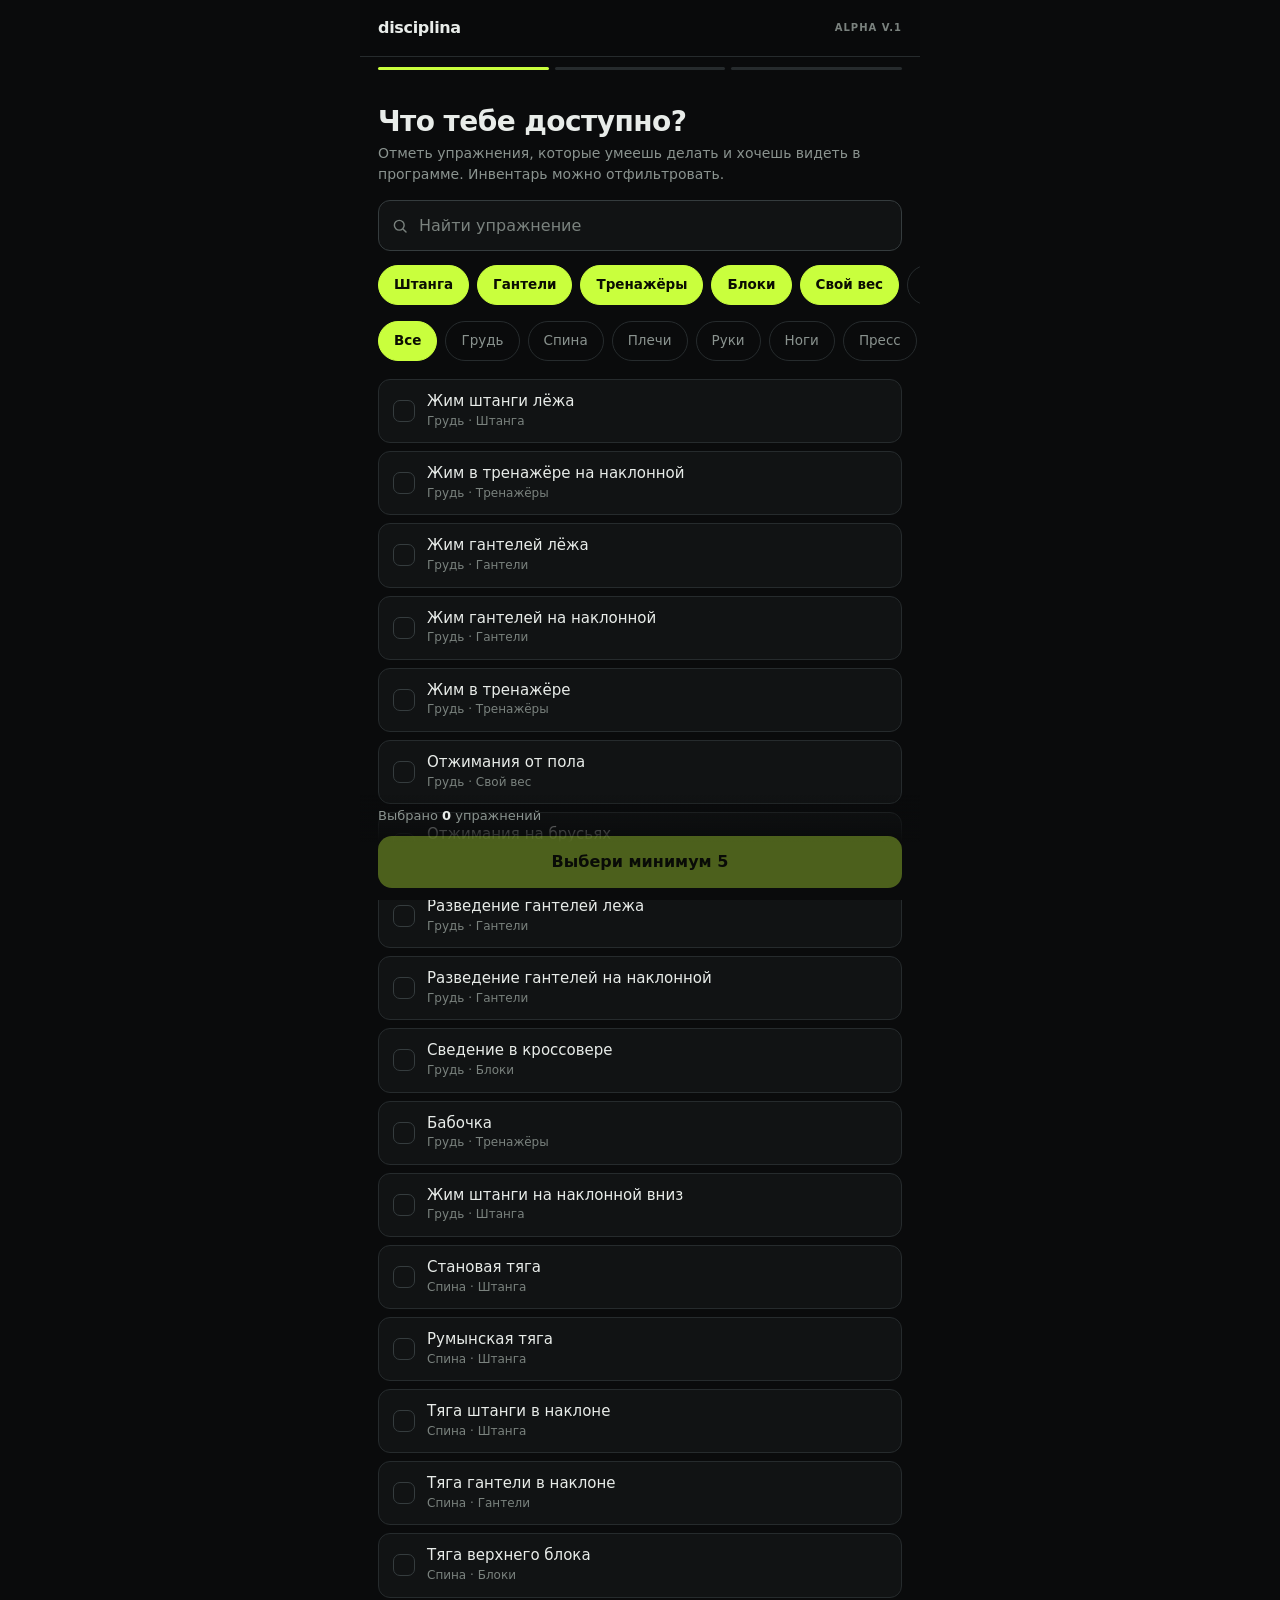
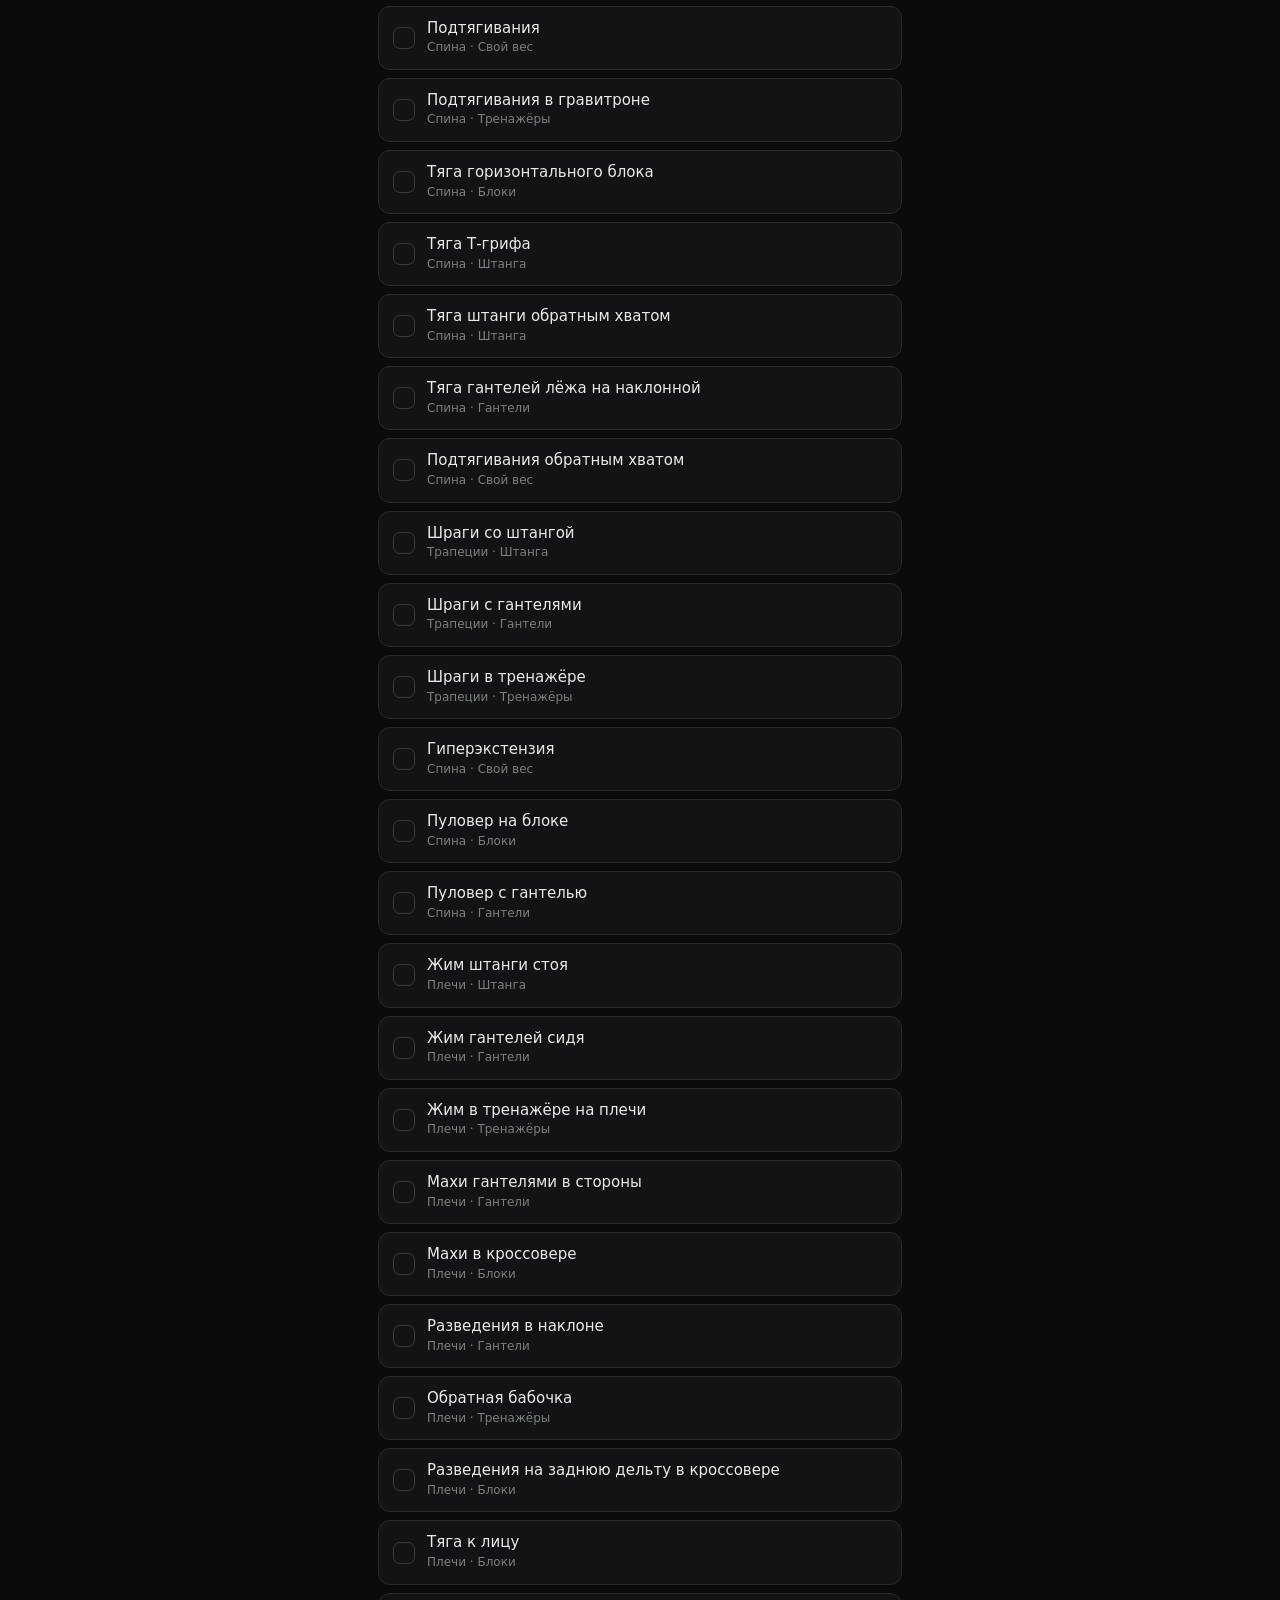
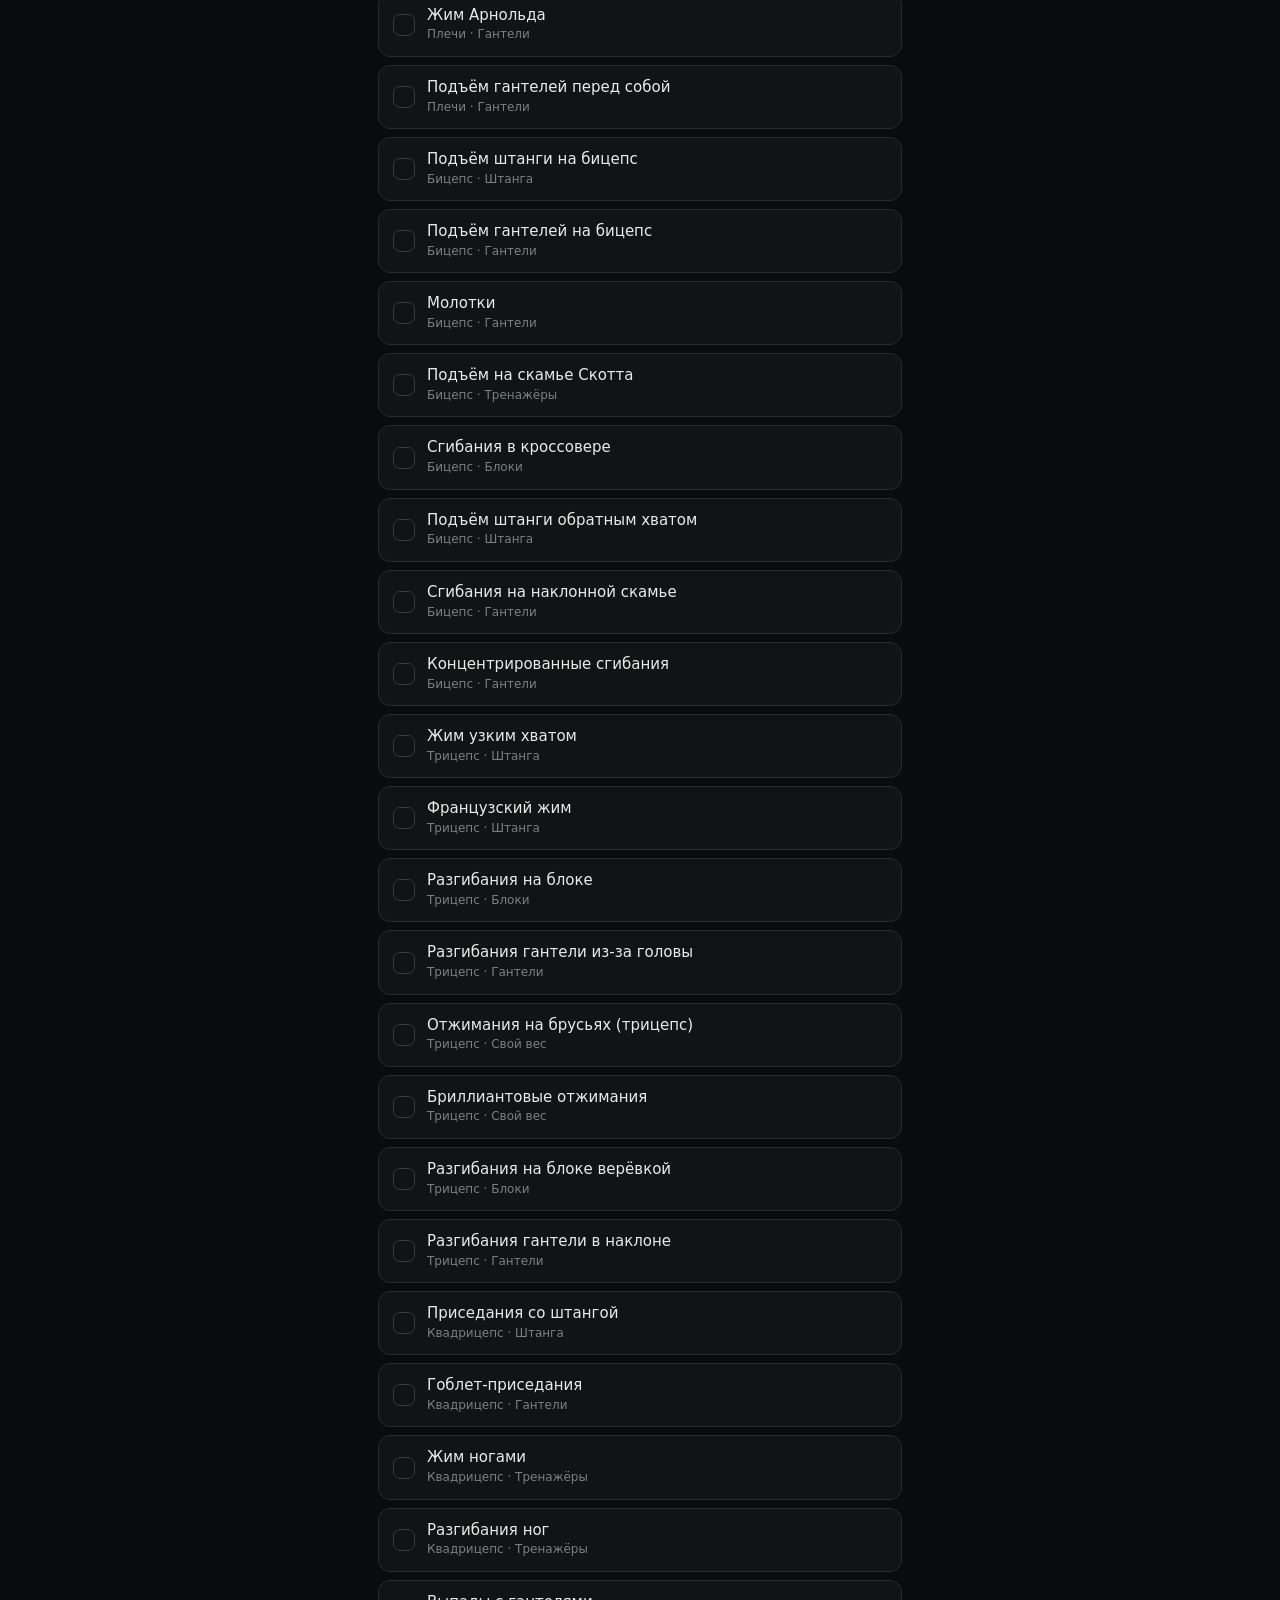
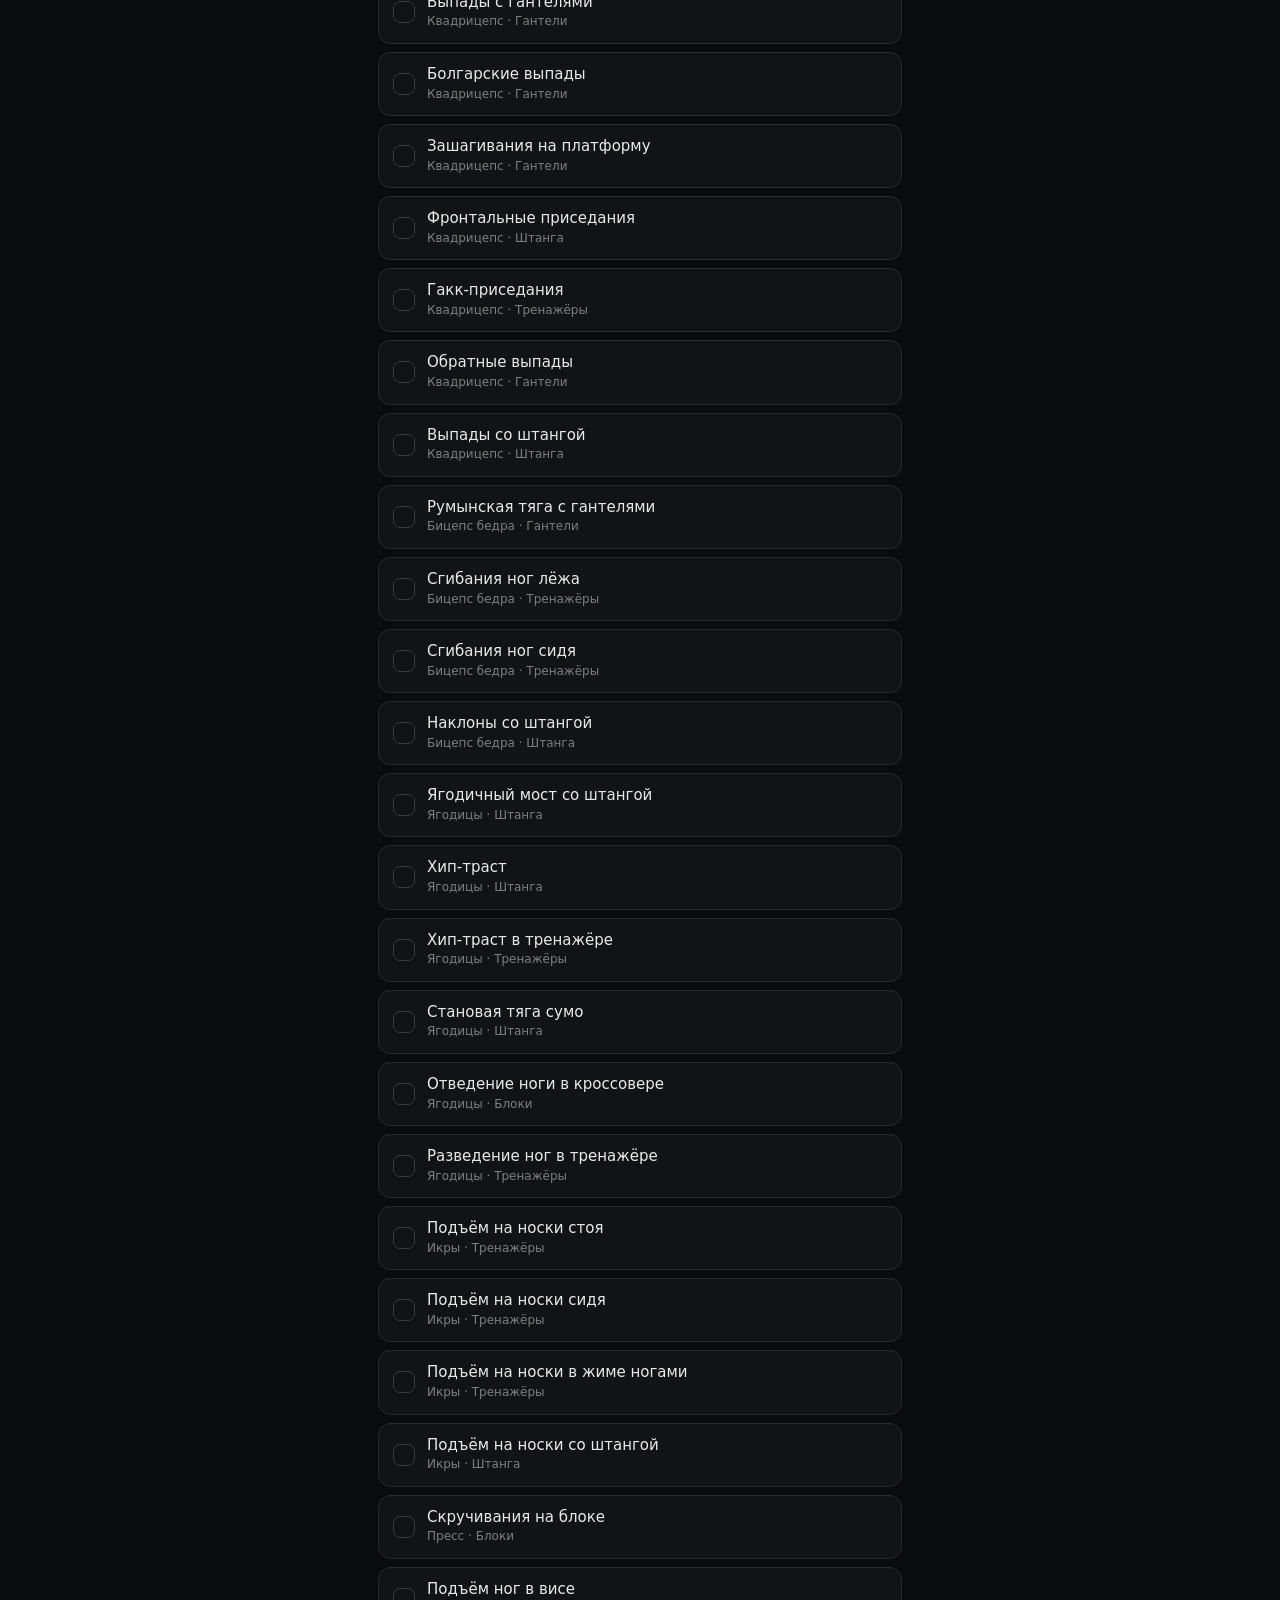
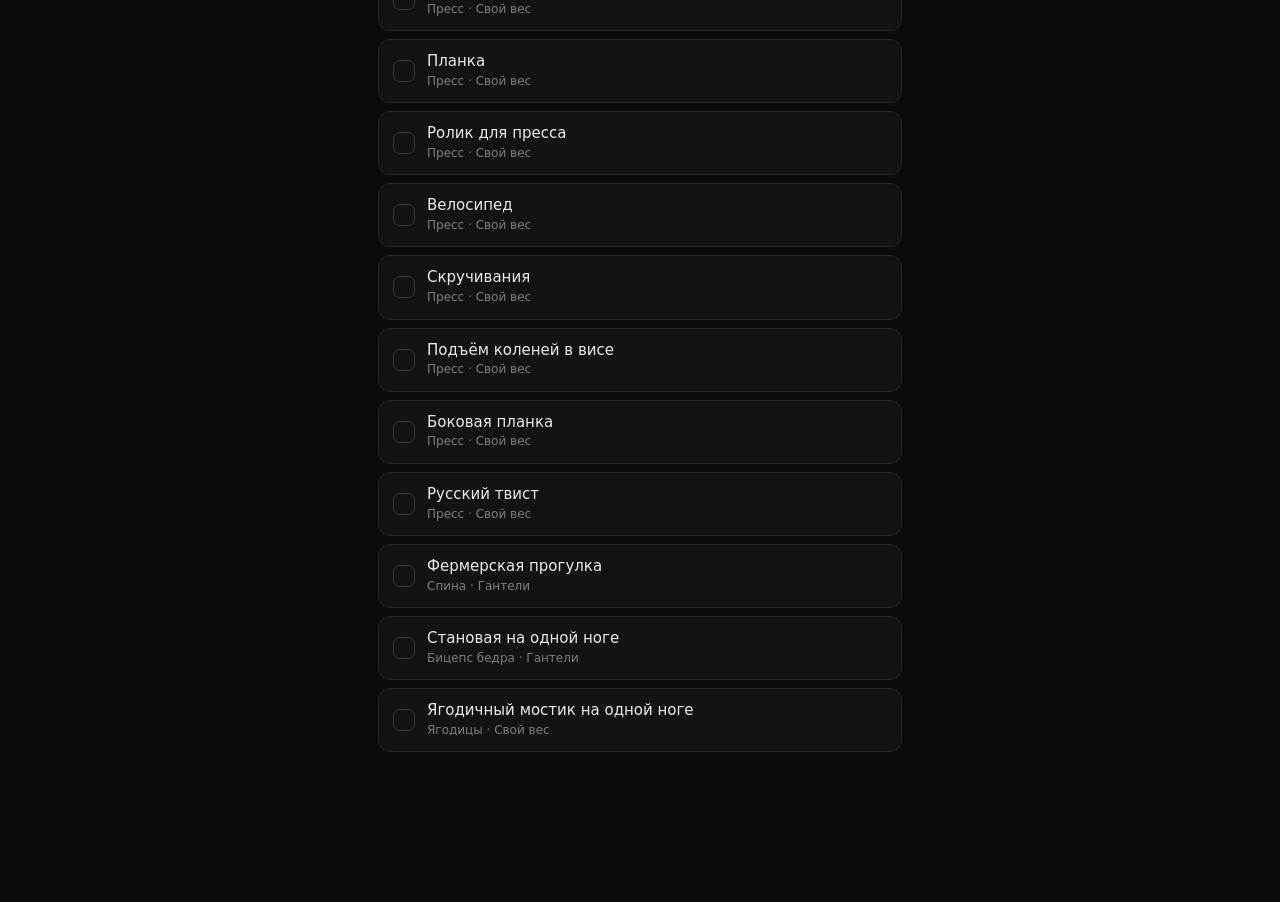
<file: index.html>
<!doctype html>
<html lang="ru">
<head>
<meta charset="utf-8">
<meta name="viewport" content="width=device-width,initial-scale=1,viewport-fit=cover,interactive-widget=resizes-content">
<title>Disciplina — личный тренер</title>
<meta name="description" content="Твоя программа тренировок: упражнения, веса, прогресс.">
<meta name="format-detection" content="telephone=no">
<meta name="theme-color" content="#0A0B0C">
<meta name="color-scheme" content="dark">
<meta name="apple-mobile-web-app-capable" content="yes">
<meta name="mobile-web-app-capable" content="yes">
<meta name="apple-mobile-web-app-status-bar-style" content="black-translucent">
<meta name="apple-mobile-web-app-title" content="Disciplina">
<link rel="manifest" href="manifest.webmanifest">
<link rel="icon" href="icon.svg" type="image/svg+xml">
<link rel="apple-touch-icon" href="icon-192.png">
<link rel="stylesheet" href="app.css">
</head>
<body>
<div id="app" class="app">
  <noscript><p style="padding:24px">Для работы нужен JavaScript.</p></noscript>
</div>
<script src="data.js"></script>
<script src="app.js"></script>
<script src="ui.js"></script>
</body>
</html>
</file>
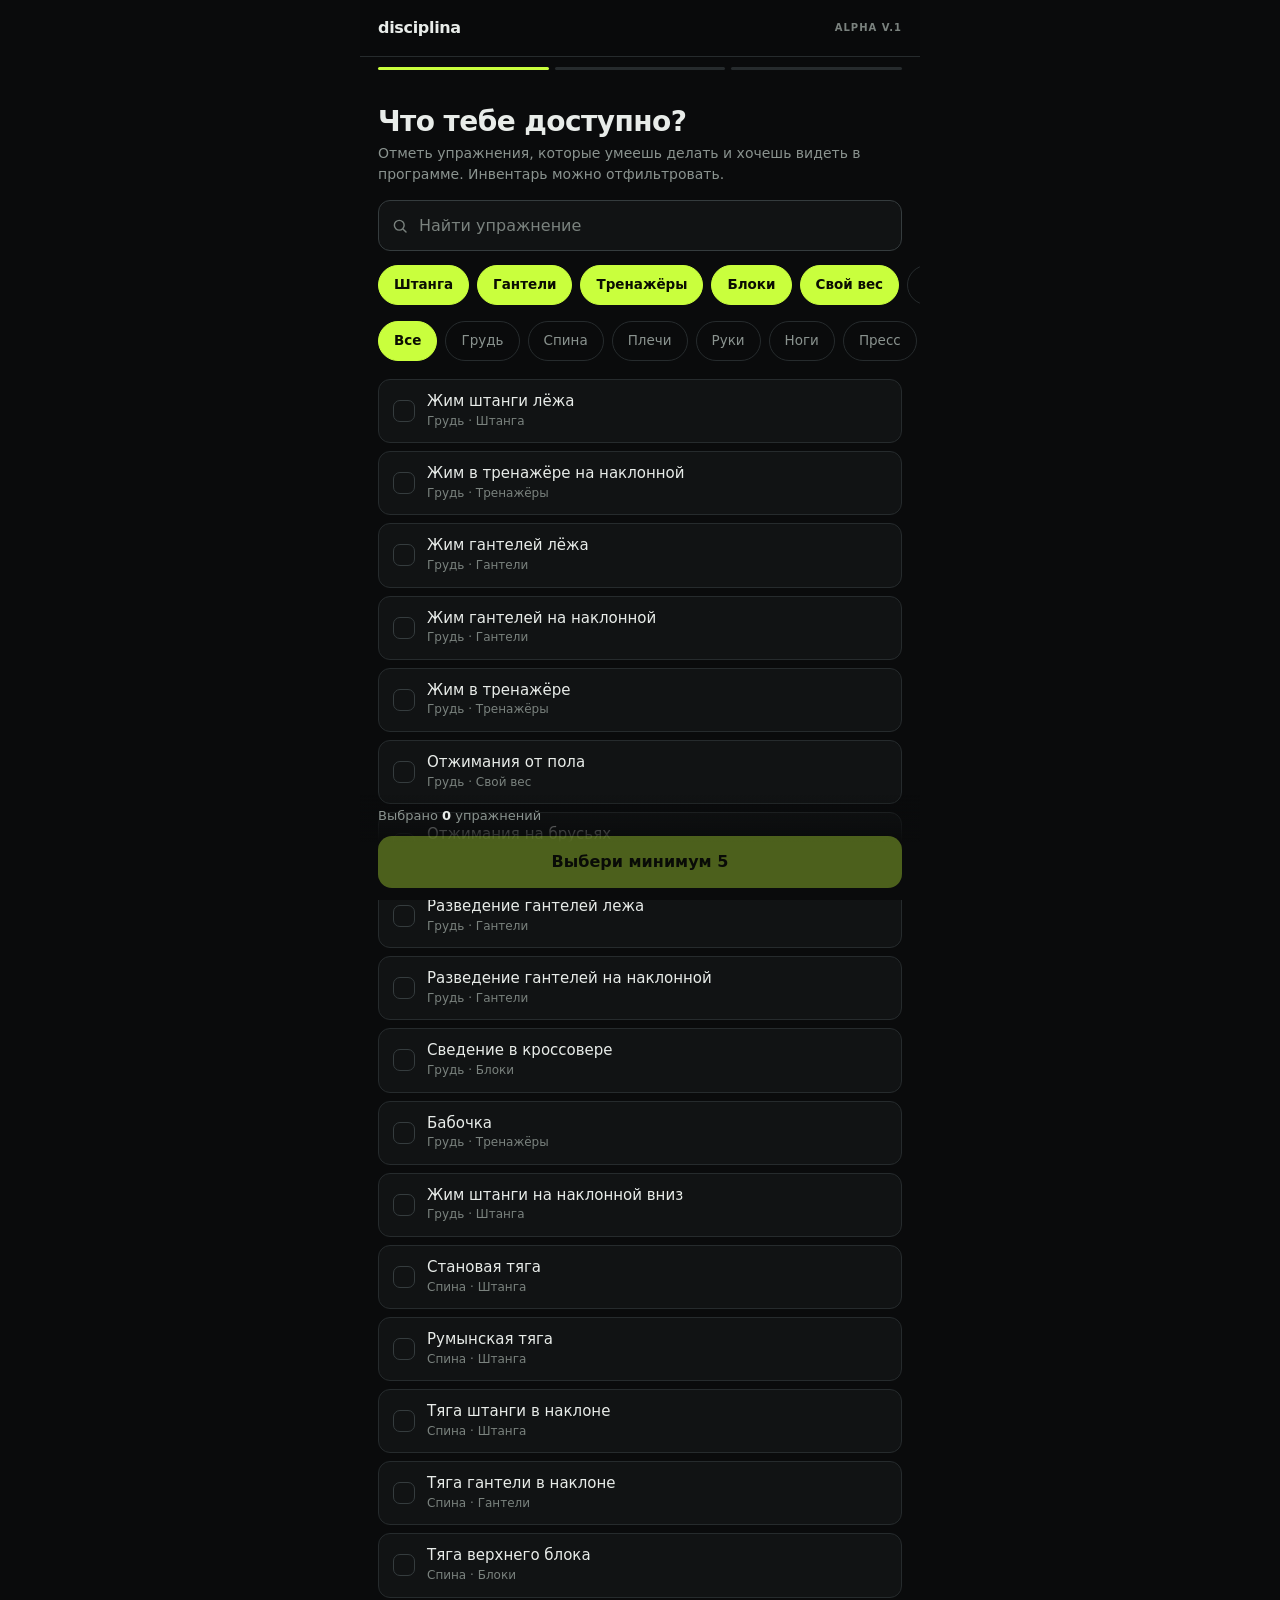
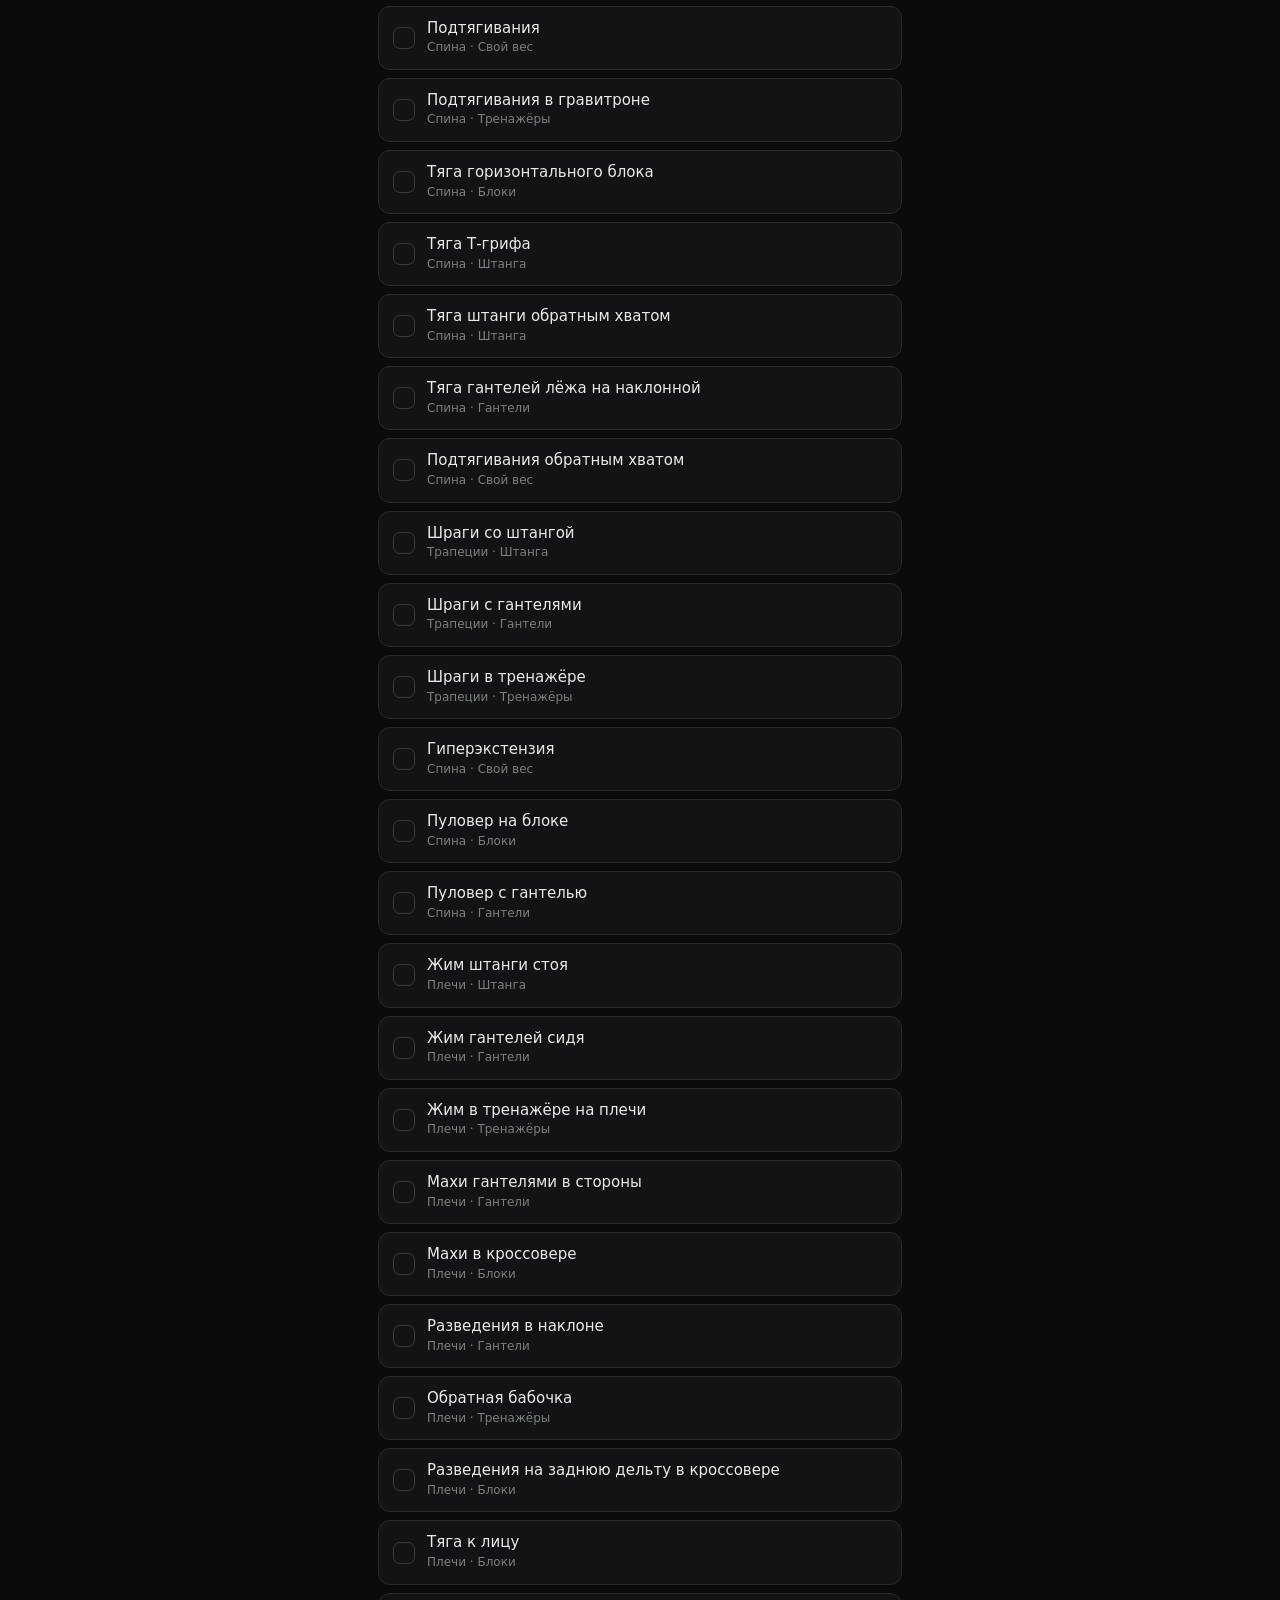
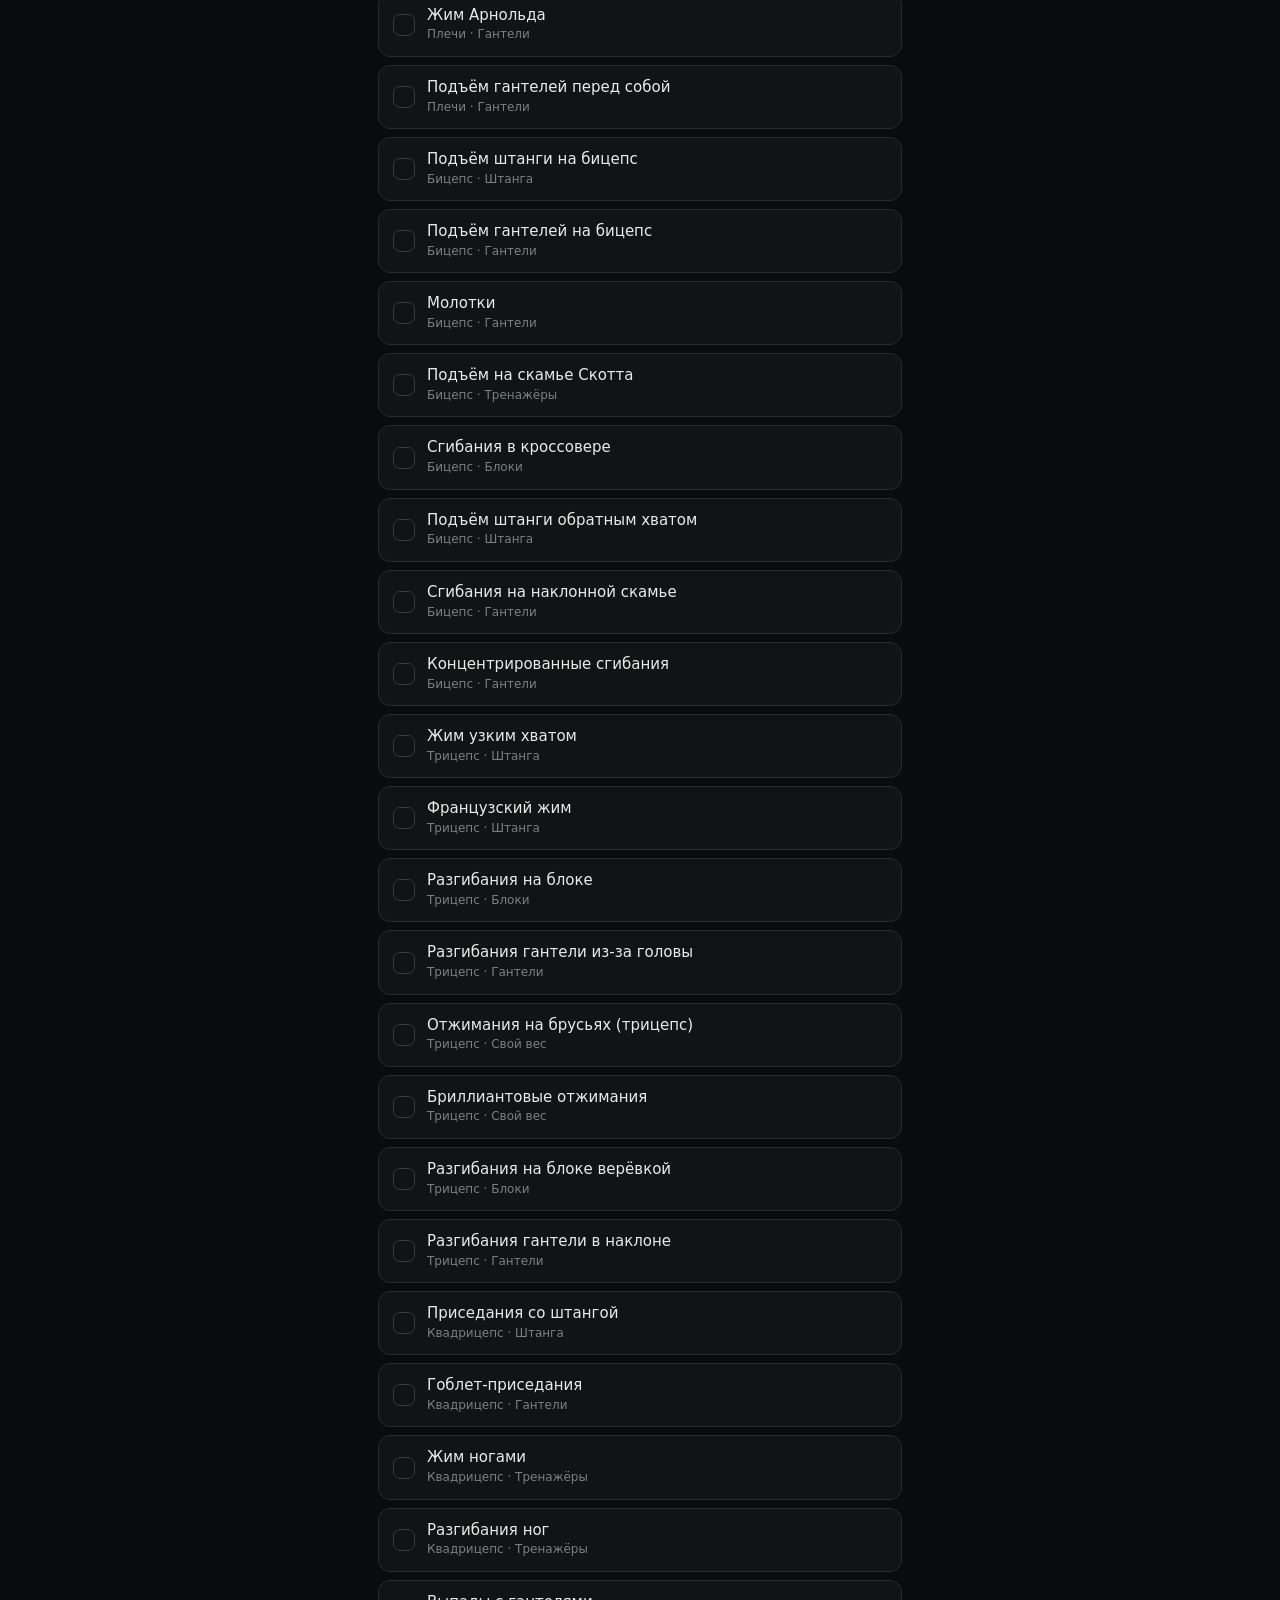
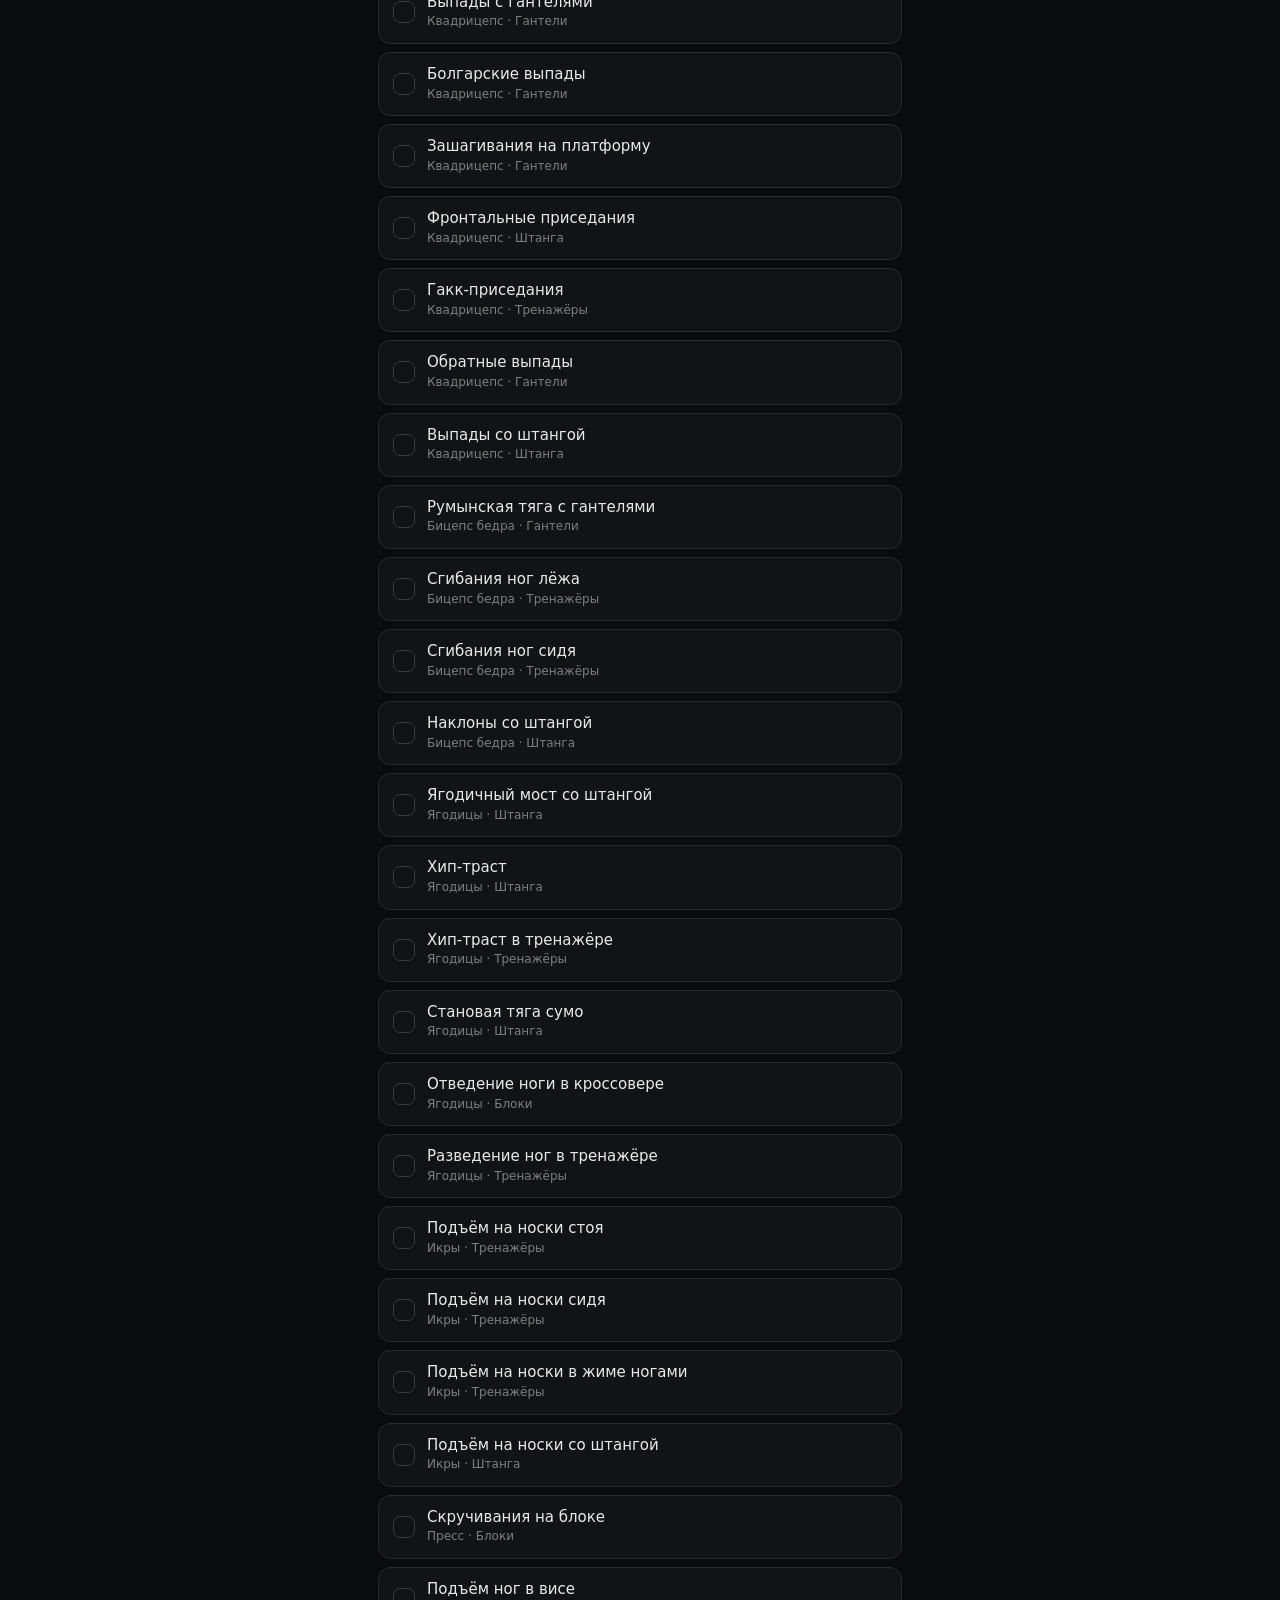
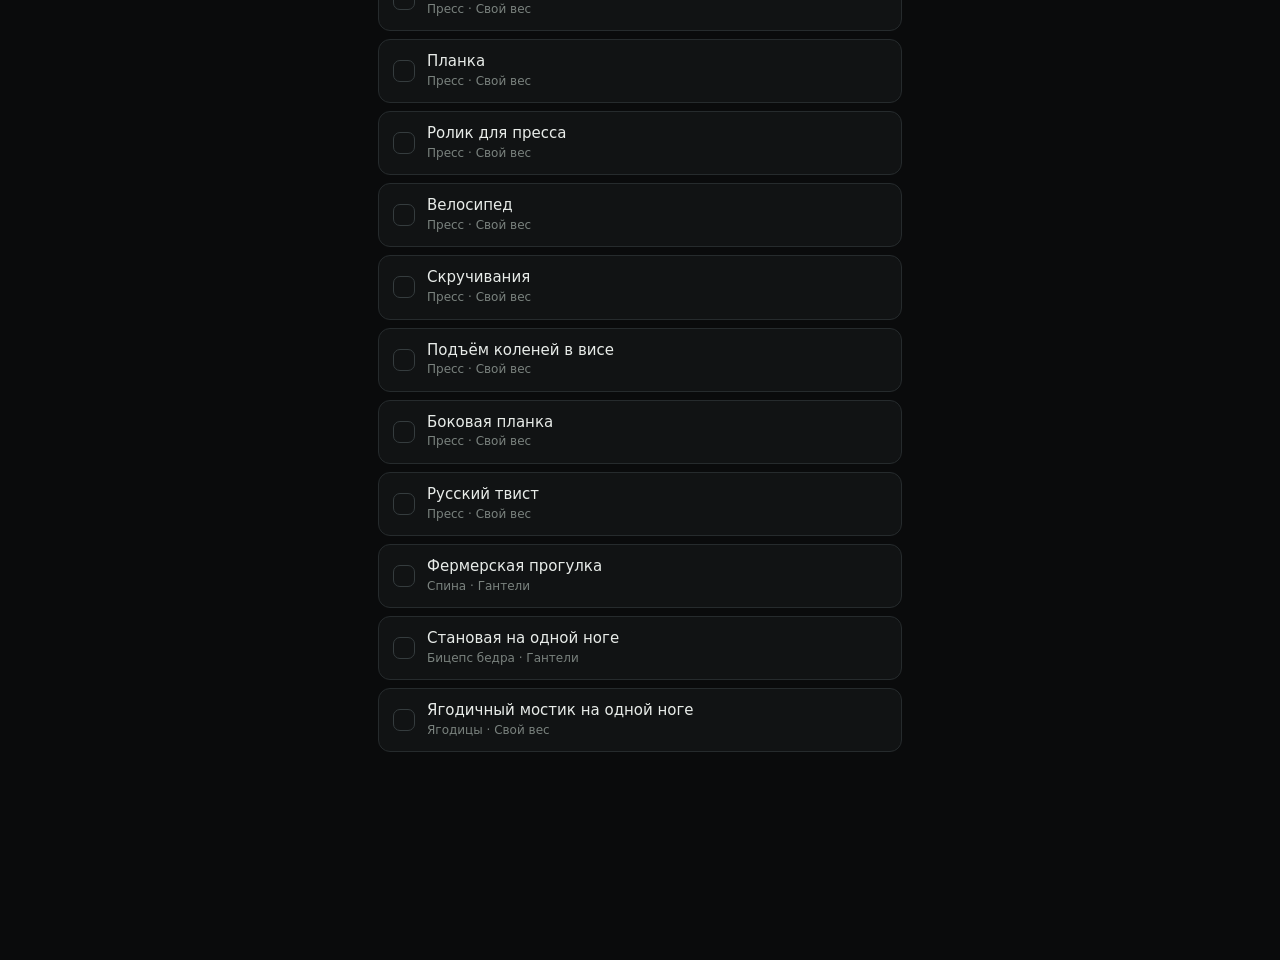
<file: dev/archive.html>
<!doctype html>
<html lang="ru">
<head><meta charset="utf-8"><meta name="viewport" content="width=device-width,initial-scale=1">
<title>archive</title><link rel="stylesheet" href="../app.css"></head>
<body>
<div id="app" class="app"></div>
<pre id="out" style="padding:16px;font-size:13px;white-space:pre-wrap;color:#9f9"></pre>
<script src="../data.js"></script>
<script src="../app.js"></script>
<script src="../ui.js"></script>
<script>
(function () {
  var log = [];
  function ck(name, cond, extra) { log.push((cond ? 'OK   ' : 'FAIL ') + name + (extra !== undefined ? ' :: ' + extra : '')); }
  function q(s) { return document.querySelector(s); }
  function qa(s) { return document.querySelectorAll(s); }

  var DS = window.DS, S = DS.S, UI = DS.UI;

  ck('демо: 8 тренировок', S.history.length === 8, S.history.length);

  DS.go('history');
  ck('история: экран', UI.route.name === 'history', UI.route.name);
  ck('история: месяцы', qa('.mhead').length >= 2, qa('.mhead').length);
  ck('история: записи', qa('.hitem').length === 8, qa('.hitem').length);
  ck('история: упражнения в строке', !!q('.hitem .ex') && q('.hitem .ex').textContent.length > 0, q('.hitem .ex') && q('.hitem .ex').textContent);
  ck('история: стрелка у упражнений', qa('.prow .chev').length > 0, qa('.prow .chev').length);
  ck('история: архив упражнений', qa('.prow').length > 0, qa('.prow').length);
  ck('история: кнопки ещё нет', !q('[data-act="histMore"]'));

  q('.hitem').click();
  ck('детали: открылись', UI.route.name === 'detail', UI.route.name);
  ck('детали: ссылка на упражнение', qa('.ex-head[data-act="exOpen"]').length > 0, qa('.ex-head[data-act="exOpen"]').length);

  q('.ex-head[data-act="exOpen"]').click();
  ck('архив: открылся', UI.route.name === 'exercise', UI.route.name);
  ck('архив: три показателя', qa('.stats3 div').length === 3, qa('.stats3 div').length);
  ck('архив: записи', qa('.aitem').length >= 3, qa('.aitem').length);
  ck('архив: подходы', qa('.setchip').length > 0, qa('.setchip').length);
  ck('архив: лучший подход', qa('.setchip.best').length > 0, qa('.setchip.best').length);
  ck('архив: график', !!q('.spark.wide'));
  ck('архив: назад в тренировку', /Тренировка/.test((q('[data-act="back"]') || {}).textContent || ''));

  q('[data-act="back"]').click();
  ck('архив: вернулся в детали', UI.route.name === 'detail', UI.route.name);
  q('[data-act="back"]').click();
  ck('детали: вернулся в историю', UI.route.name === 'history', UI.route.name);

  q('.prow').click();
  ck('архив из истории', UI.route.name === 'exercise', UI.route.name);
  ck('архив: назад в историю', /История/.test((q('[data-act="back"]') || {}).textContent || ''));
  q('[data-act="back"]').click();
  ck('архив: вернулся в историю', UI.route.name === 'history', UI.route.name);

  var months = [].map.call(qa('.mhead b'), function (el) { return el.textContent; });
  ck('архив: месяцы по-русски', months.join('').indexOf('2026') !== -1, months.join(' | '));

  /* длинный дневник: порция и кнопка «Показать ещё» */
  var base = S.history.slice();
  for (var i = 0; i < 62; i++) {
    var c = JSON.parse(JSON.stringify(base[i % base.length]));
    c.id = 'hx' + i;
    c.ts = Date.now() - (90 + i) * 86400000;
    S.history.push(c);
  }
  DS.go('history');
  ck('дневник: первая порция 60', qa('.hitem').length === 60, qa('.hitem').length);
  ck('дневник: кнопка ещё', !!q('[data-act="histMore"]'));
  q('[data-act="histMore"]').click();
  ck('дневник: показать ещё', qa('.hitem').length > 60, qa('.hitem').length);

  var fails = log.filter(function (l) { return l.indexOf('FAIL') === 0; }).length;
  document.title = fails ? 'FAIL ' + fails : 'PASS';
  document.getElementById('out').textContent = 'RESULT ' + document.title + '\n\n' + log.join('\n');
})();
</script>
</body>
</html>
</file>
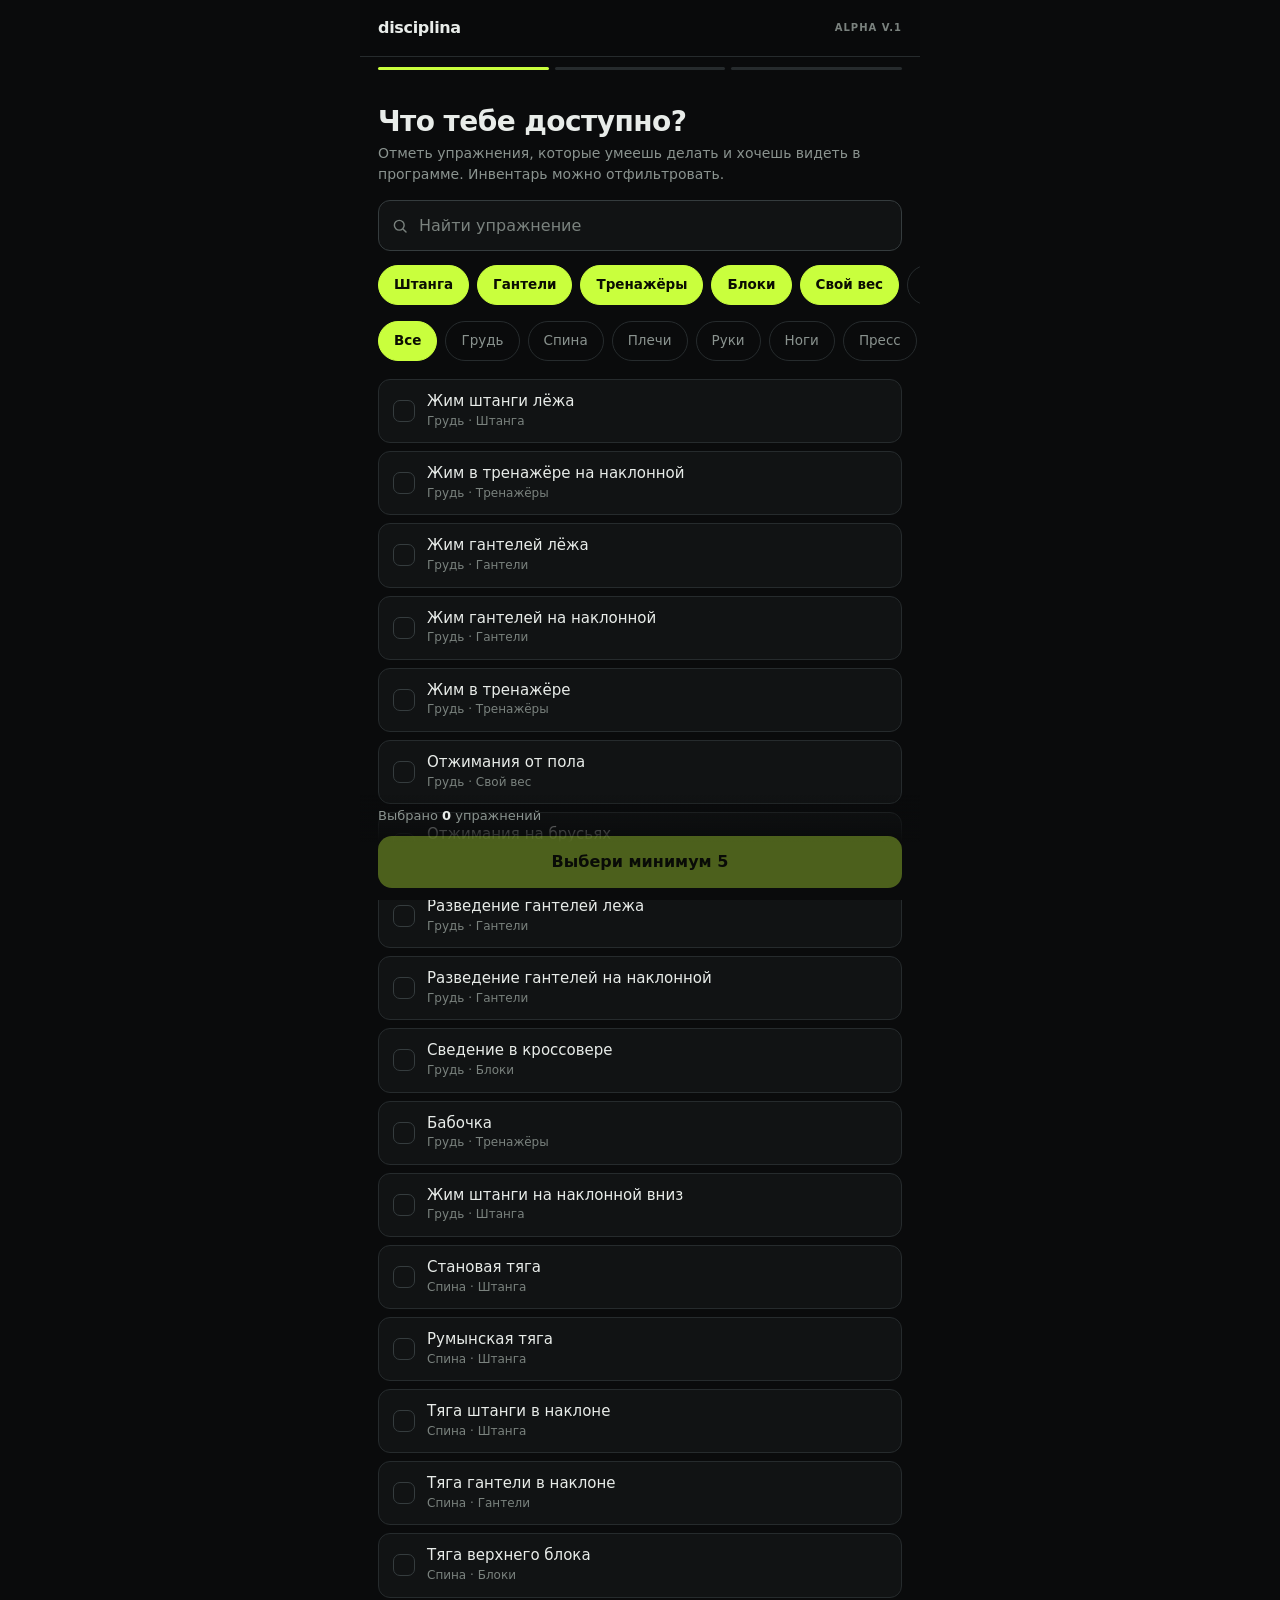
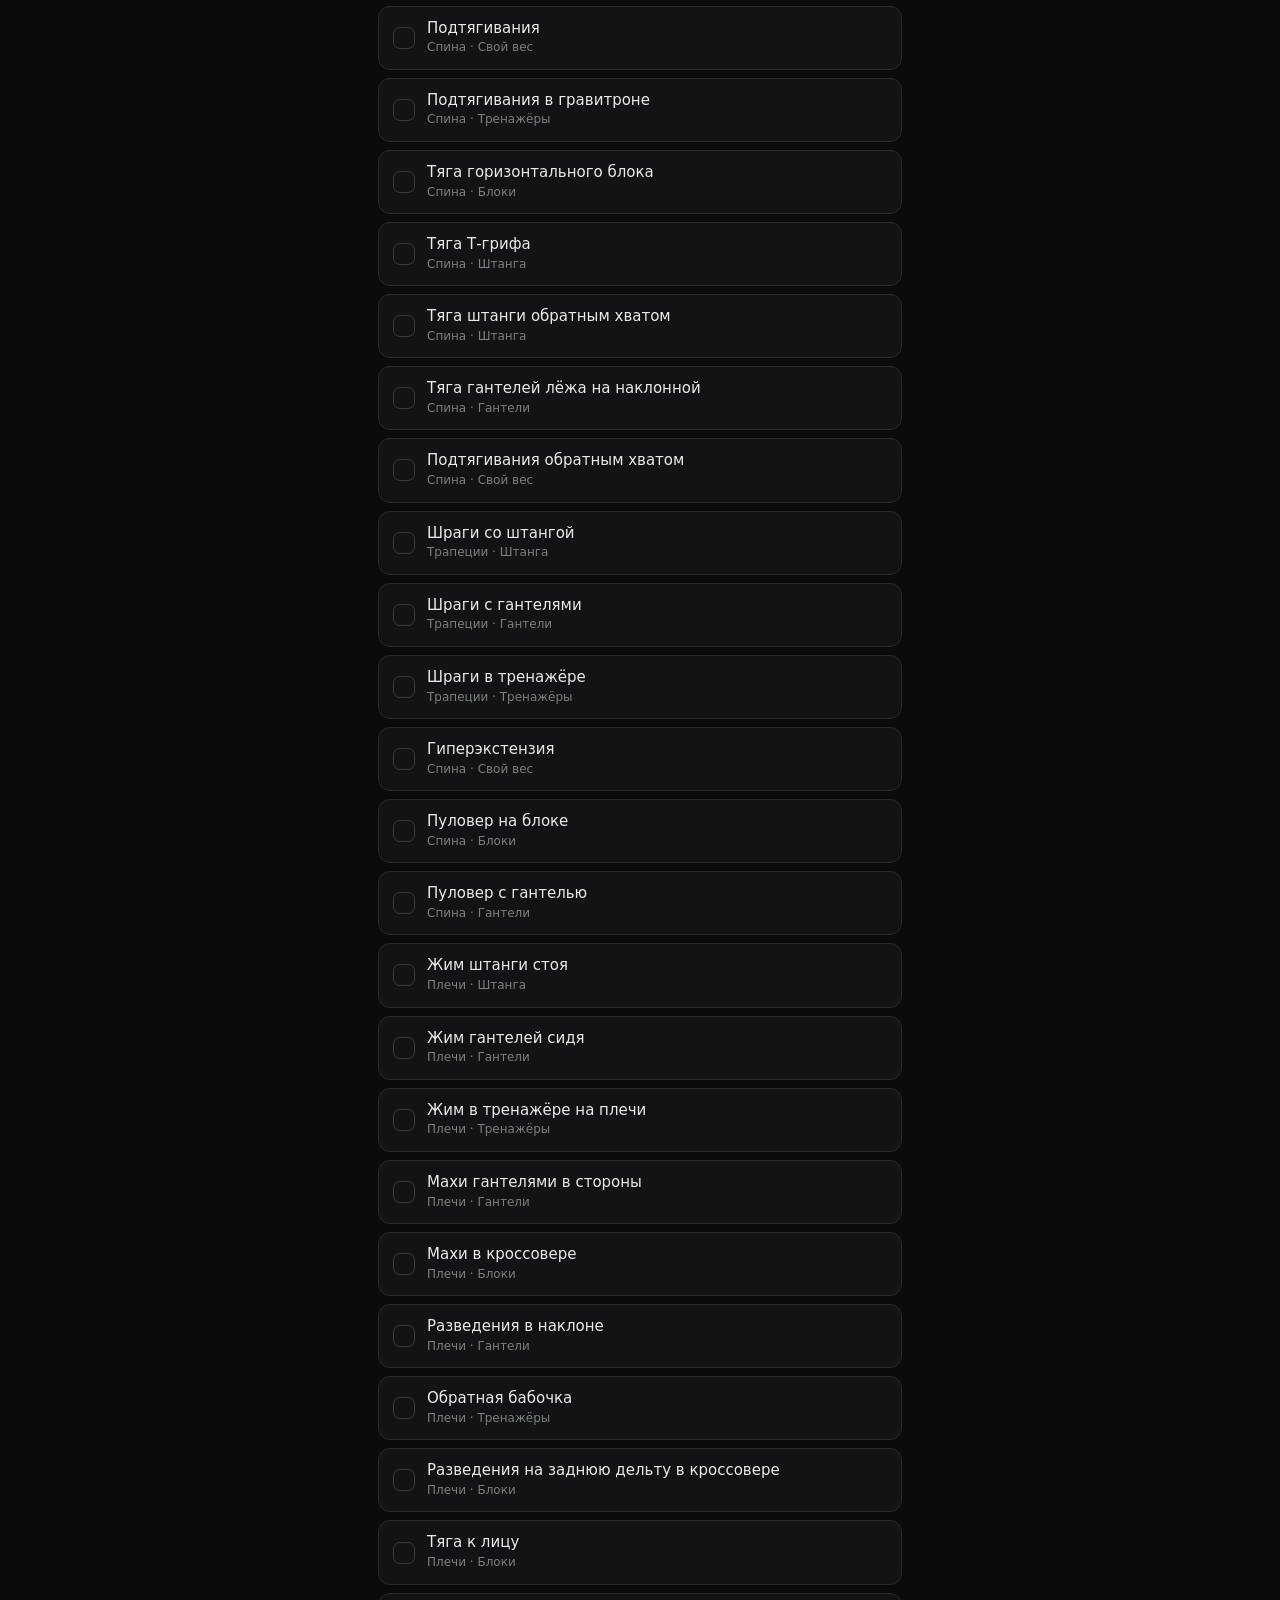
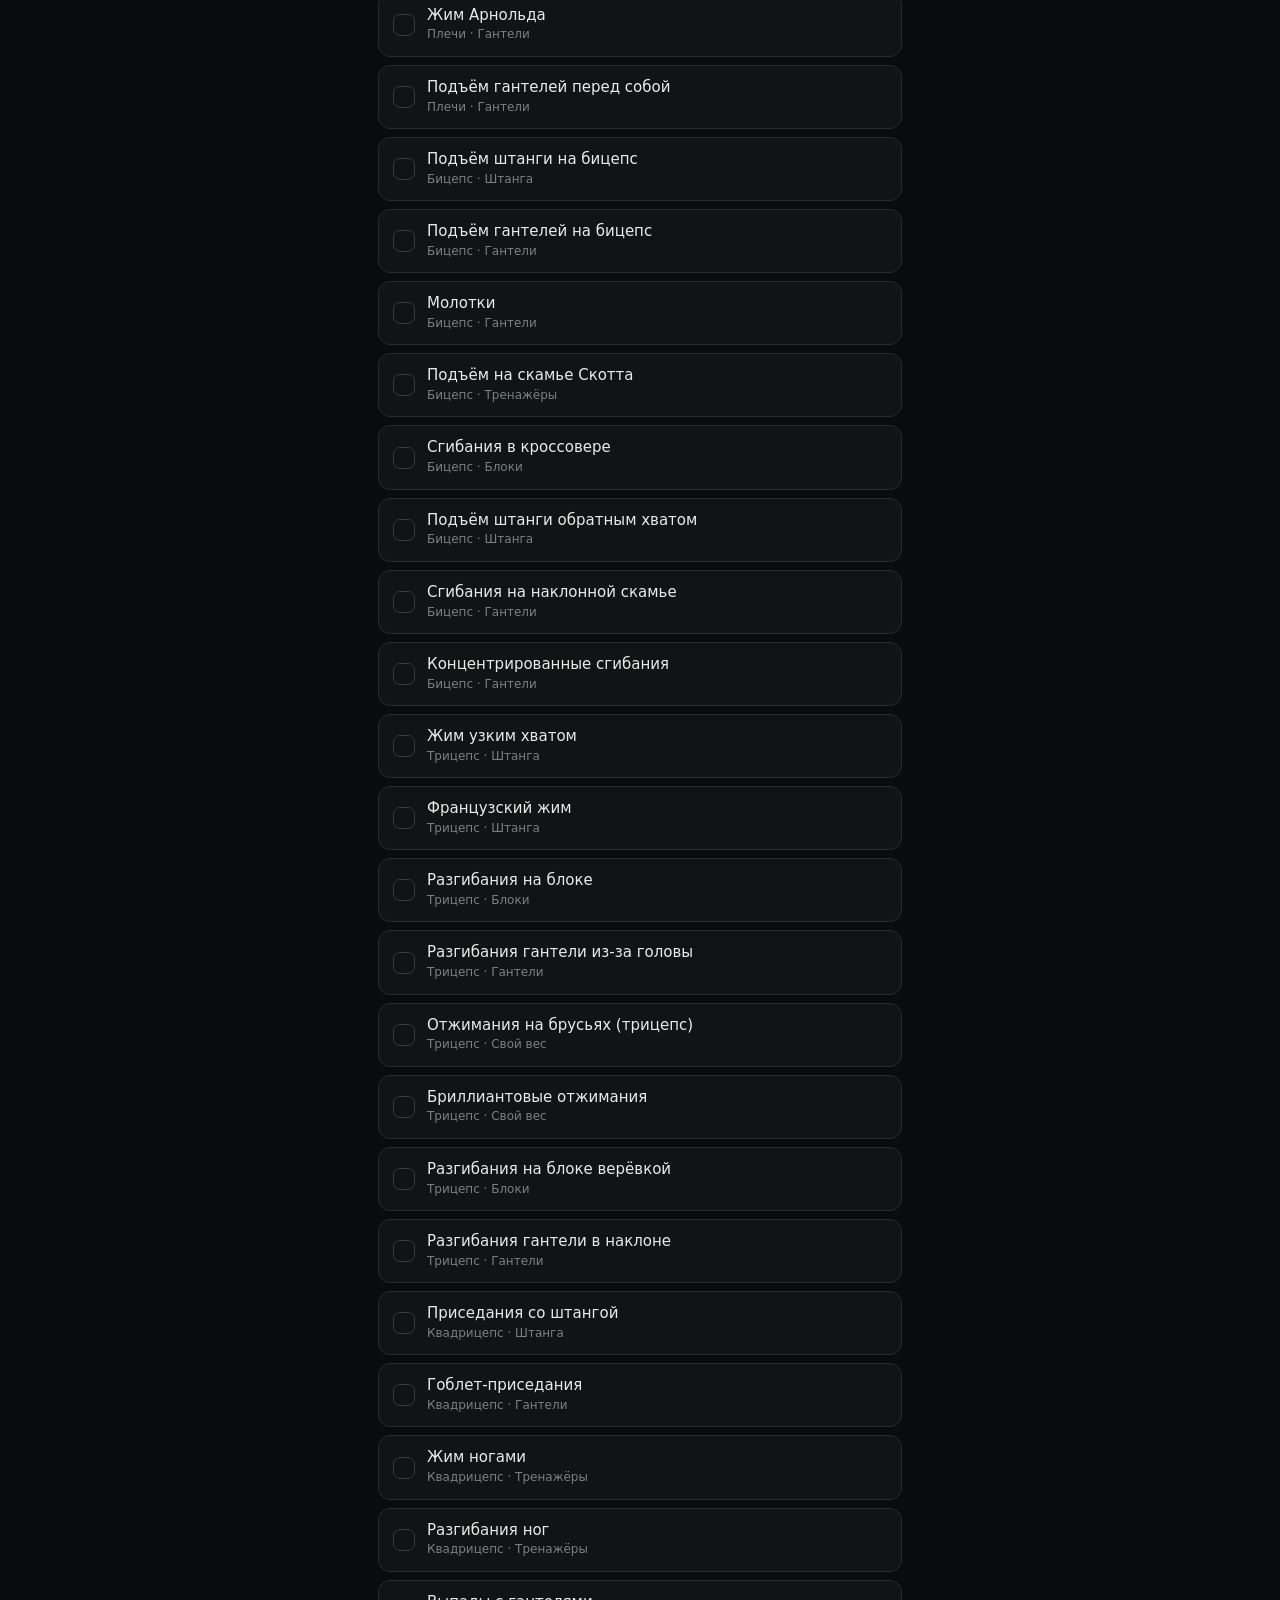
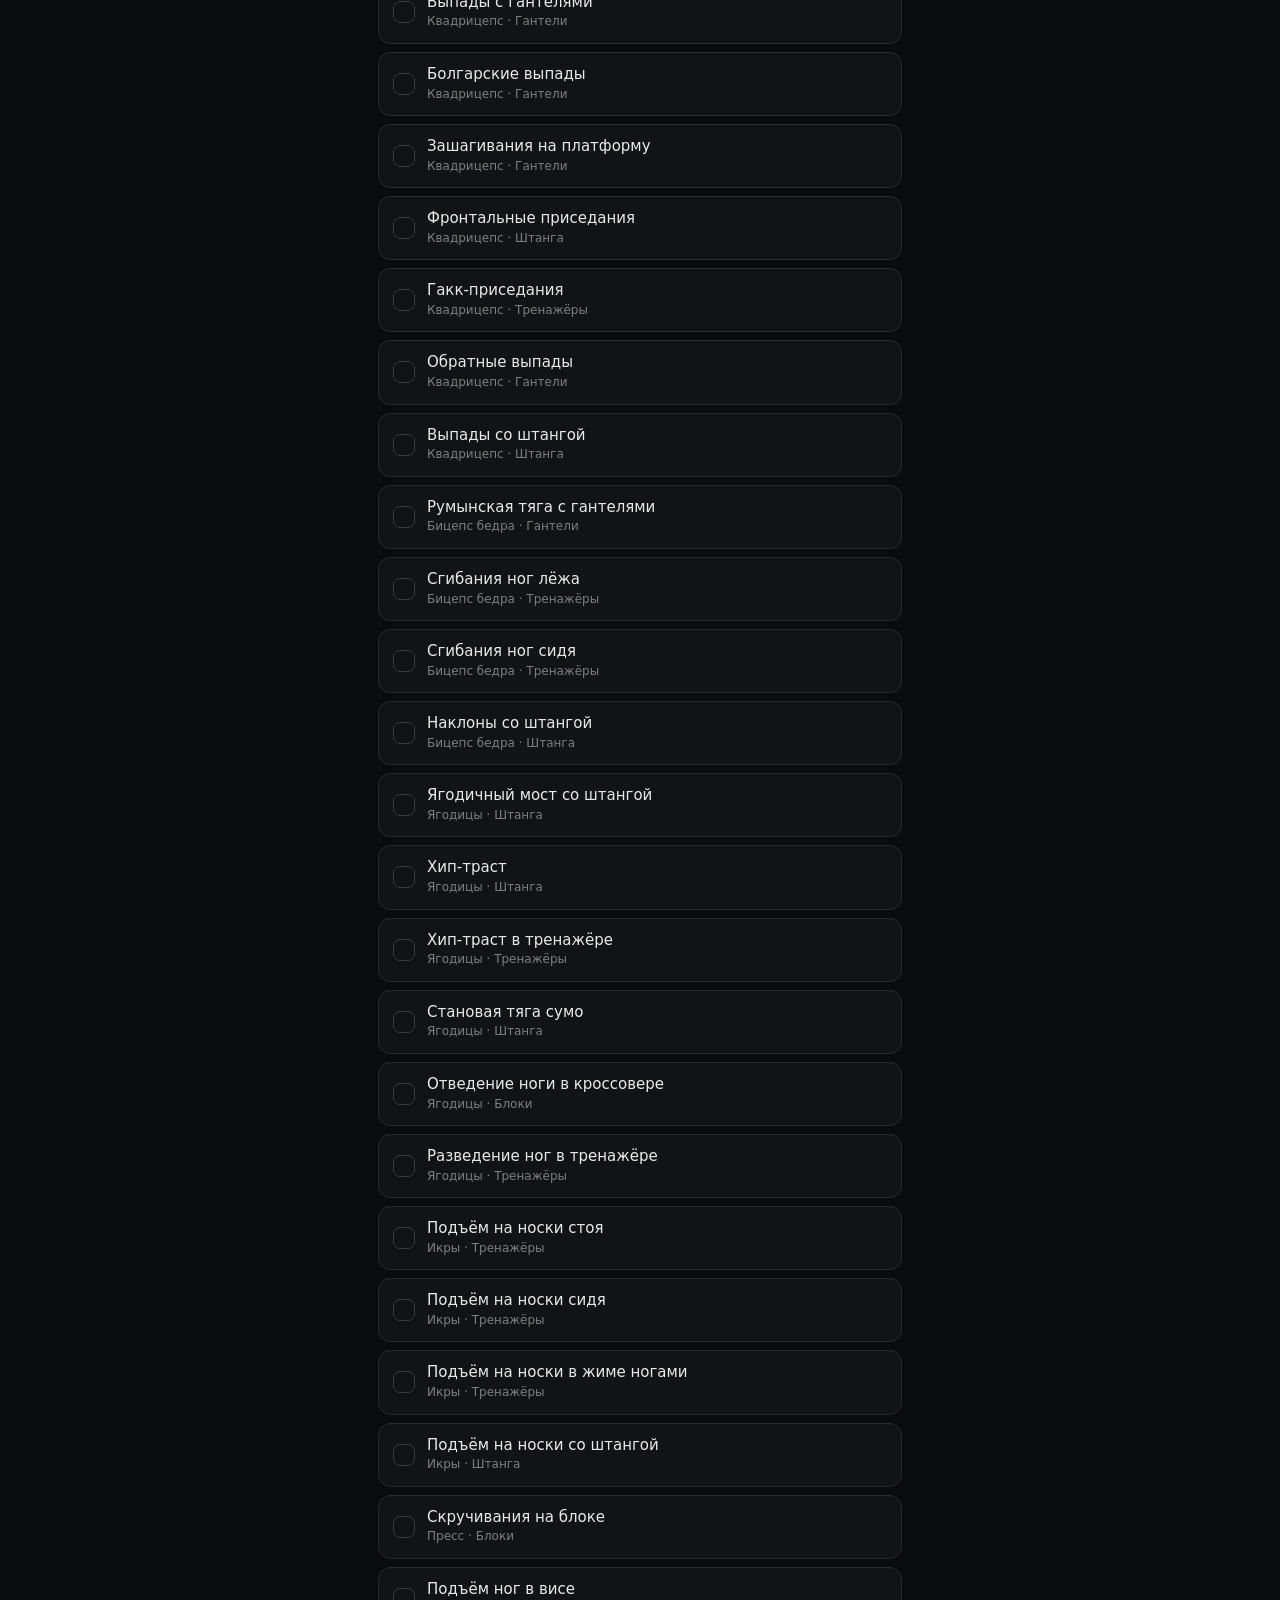
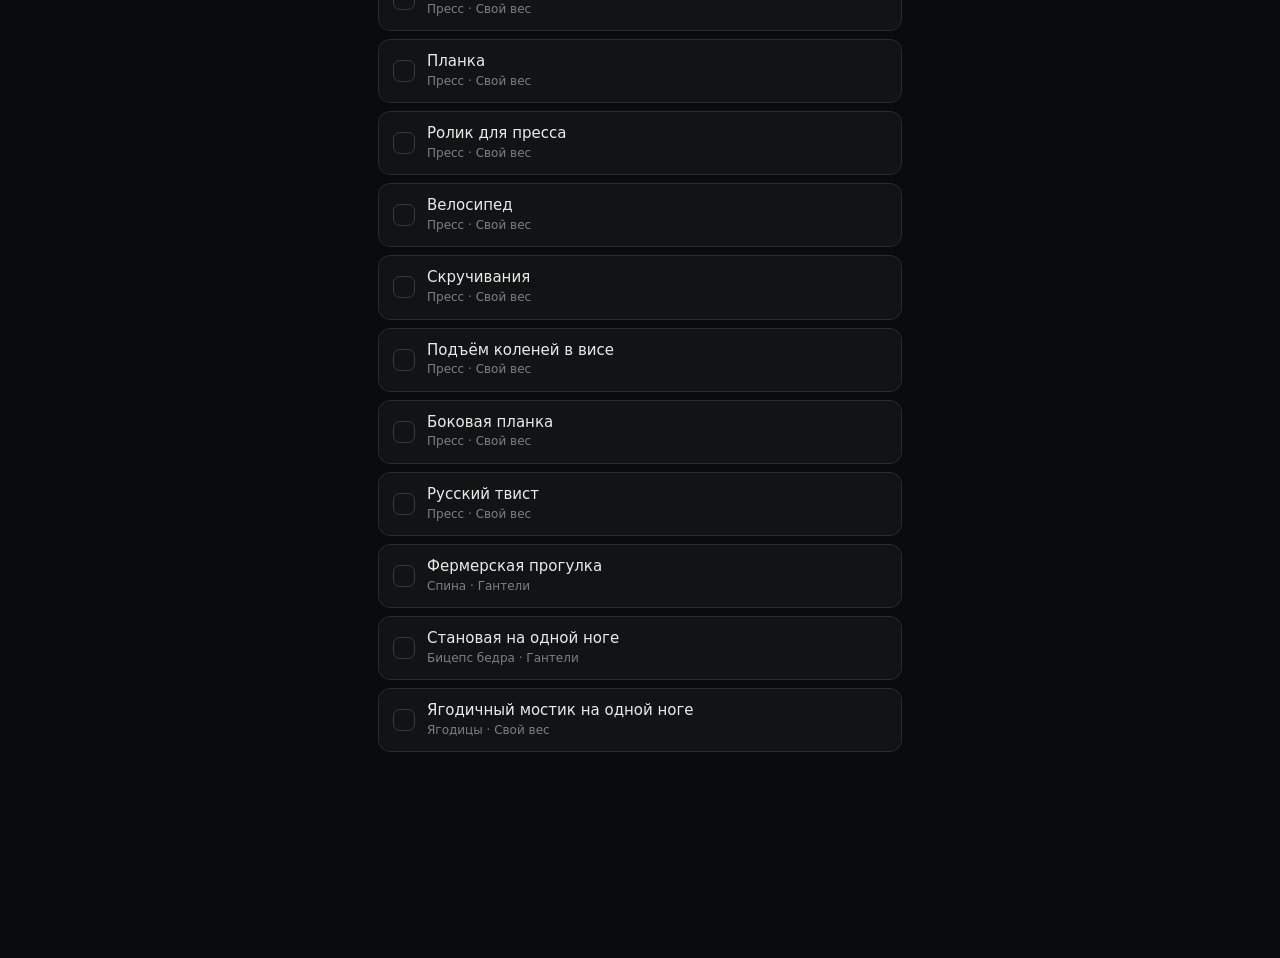
<file: dev/audit.html>
<!doctype html>
<html lang="ru">
<head><meta charset="utf-8"><meta name="viewport" content="width=device-width,initial-scale=1"><title>audit</title>
<link rel="stylesheet" href="../app.css"></head>
<body>
<div id="app" class="app"></div>
<pre id="out" style="padding:16px;font-size:12px;white-space:pre-wrap;color:#9f9"></pre>
<script src="../data.js"></script>
<script src="../app.js"></script>
<script src="../ui.js"></script>
<script>
(function () {
  var log = [];
  var DS = window.DS, UI = window.DS.UI;

  function check(name) {
    var de = document.documentElement;
    var over = de.scrollWidth - de.clientWidth;
    log.push((over > 1 ? 'OVERFLOW ' : 'ok ') + name + ' :: scrollW=' + de.scrollWidth + ' clientW=' + de.clientWidth);
    if (over > 1) {
      var vw = de.clientWidth, bad = [];
      document.querySelectorAll('.app *').forEach(function (el) {
        if (el.closest('.chips') || el.closest('.sheet-b')) return;
        var r = el.getBoundingClientRect();
        if (r.width > 0 && r.right > vw + 1) bad.push((el.className || el.tagName) + ' r=' + Math.round(r.right));
      });
      log.push('   offenders: ' + bad.slice(0, 6).join(' | '));
    }
  }

  DS.go('program'); check('program');
  DS.go('history'); check('history');
  DS.go('settings'); check('settings');
  DS.go('pick'); check('pick');
  DS.go('weights'); check('weights');
  DS.go('goal'); check('goal');

  UI.dayKey = 'A';
  DS.go('day'); check('day');
  DS.go('program');
  document.querySelector('[data-act="start"]').click();
  check('session');
  document.querySelector('.chk').click();
  check('session+rest');

  document.querySelector('[data-act="finishSession"]').click();
  check('finish');

  DS.go('program');
  UI.detailId = DS.S.history[0].id;
  DS.go('detail'); check('detail');

  // tap-target audit
  DS.go('program');
  var small = [];
  document.querySelectorAll('button').forEach(function (b) {
    var r = b.getBoundingClientRect();
    if (r.width && r.height && r.height < 36) small.push((b.className || 'btn') + ' h=' + Math.round(r.height));
  });
  log.push('tap<36: ' + (small.length ? small.slice(0, 8).join(', ') : 'none'));

  var fails = log.filter(function (l) { return l.indexOf('OVERFLOW') === 0 || l.indexOf('tap<36: ') === 0 && l !== 'tap<36: none'; }).length;
  document.title = fails ? 'FAIL' : 'PASS';
  document.getElementById('out').textContent = 'RESULT ' + document.title + '\n' + log.join('\n');
})();
</script>
</body></html>
</file>
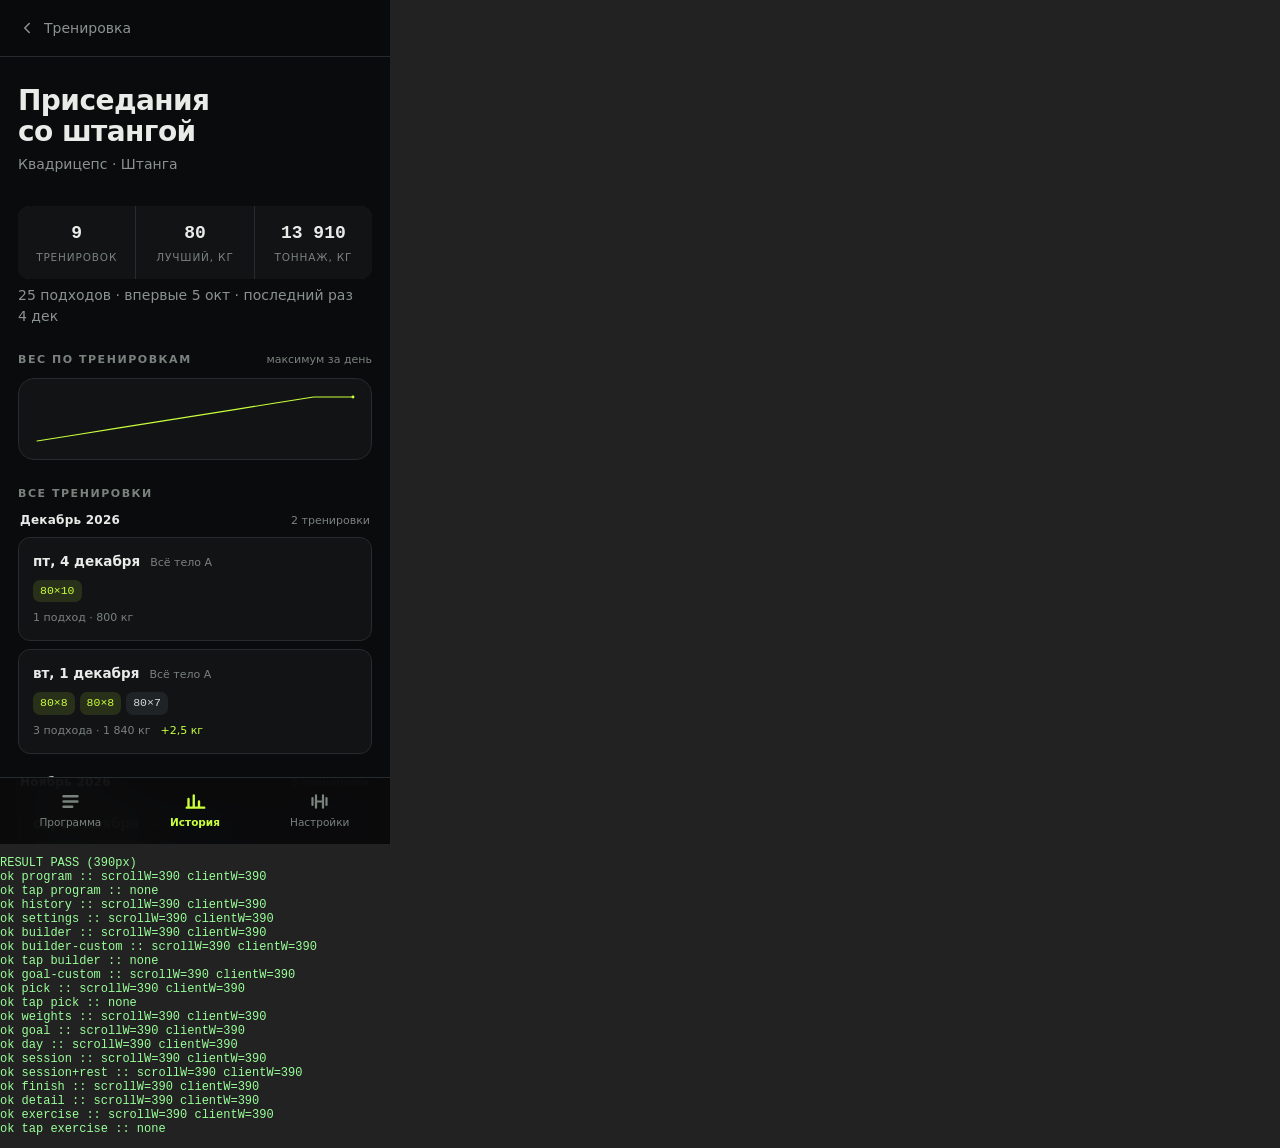
<file: dev/audit390.html>
<!doctype html>
<html><head><meta charset="utf-8"><title>audit390</title>
<style>html,body{margin:0;background:#222}iframe{border:0;width:390px;height:844px;display:block}</style></head>
<body>
<iframe id="fr"></iframe>
<pre id="out" style="color:#9f9;font-size:12px;white-space:pre-wrap"></pre>
<script>
var W = +(new URLSearchParams(location.search).get('w')) || 390;
var fr = document.getElementById('fr');
fr.style.width = W + 'px';
fr.src = '../index.html#demo';
fr.onload = function () {
  var w = fr.contentWindow, d = w.document;
  var DS = w.DS, UI = w.DS.UI;
  var log = [];

  function check(name) {
    var de = d.documentElement;
    var over = de.scrollWidth - de.clientWidth;
    log.push((over > 1 ? 'OVERFLOW ' : 'ok ') + name + ' :: scrollW=' + de.scrollWidth + ' clientW=' + de.clientWidth);
    if (over > 1) {
      var vw = de.clientWidth, bad = [];
      d.querySelectorAll('.app *').forEach(function (el) {
        if (el.closest('.chips') || el.closest('.sheet-b')) return;
        var r = el.getBoundingClientRect();
        if (r.width > 0 && r.right > vw + 1) bad.push((el.className || el.tagName) + ' r=' + Math.round(r.right));
      });
      log.push('   offenders: ' + bad.slice(0, 8).join(' | '));
    }
  }
  function tapAudit(name) {
    var vw = d.documentElement.clientWidth, small = [];
    d.querySelectorAll('button').forEach(function (b) {
      var r = b.getBoundingClientRect();
      if (r.width && r.height && r.height < 36) small.push((b.className || 'btn') + ' h=' + Math.round(r.height));
    });
    log.push((small.length ? 'SMALL ' : 'ok ') + 'tap ' + name + ' :: ' + (small.length ? small.slice(0, 8).join(', ') : 'none'));
  }

  DS.go('program'); check('program'); tapAudit('program');
  DS.go('history'); check('history');
  DS.go('settings'); check('settings');
  DS.go('builder'); check('builder');
  DS.S.buildMode = 'custom'; DS.ensureCustomDays(); DS.go('builder'); check('builder-custom'); tapAudit('builder');
  DS.go('goal'); check('goal-custom');
  DS.S.buildMode = 'auto';
  DS.go('pick'); check('pick'); tapAudit('pick');
  DS.go('weights'); check('weights');
  DS.go('goal'); check('goal');

  UI.dayKey = 'A';
  DS.go('day'); check('day');
  DS.go('program');
  d.querySelector('[data-act="start"]').click();
  check('session');
  d.querySelector('.chk').click();
  check('session+rest');
  d.querySelector('[data-act="finishSession"]').click();
  check('finish');
  DS.go('program');
  UI.detailId = DS.S.history[0].id;
  DS.go('detail'); check('detail');
  d.querySelector('.ex-head[data-act="exOpen"]').click(); check('exercise'); tapAudit('exercise');

  var fails = log.filter(function (l) { return l.indexOf('OVERFLOW') === 0 || l.indexOf('SMALL') === 0; }).length;
  document.title = fails ? 'FAIL' : 'PASS';
  document.getElementById('out').textContent = 'RESULT ' + document.title + ' (' + W + 'px)\n' + log.join('\n');
};
</script>
</body></html>
</file>
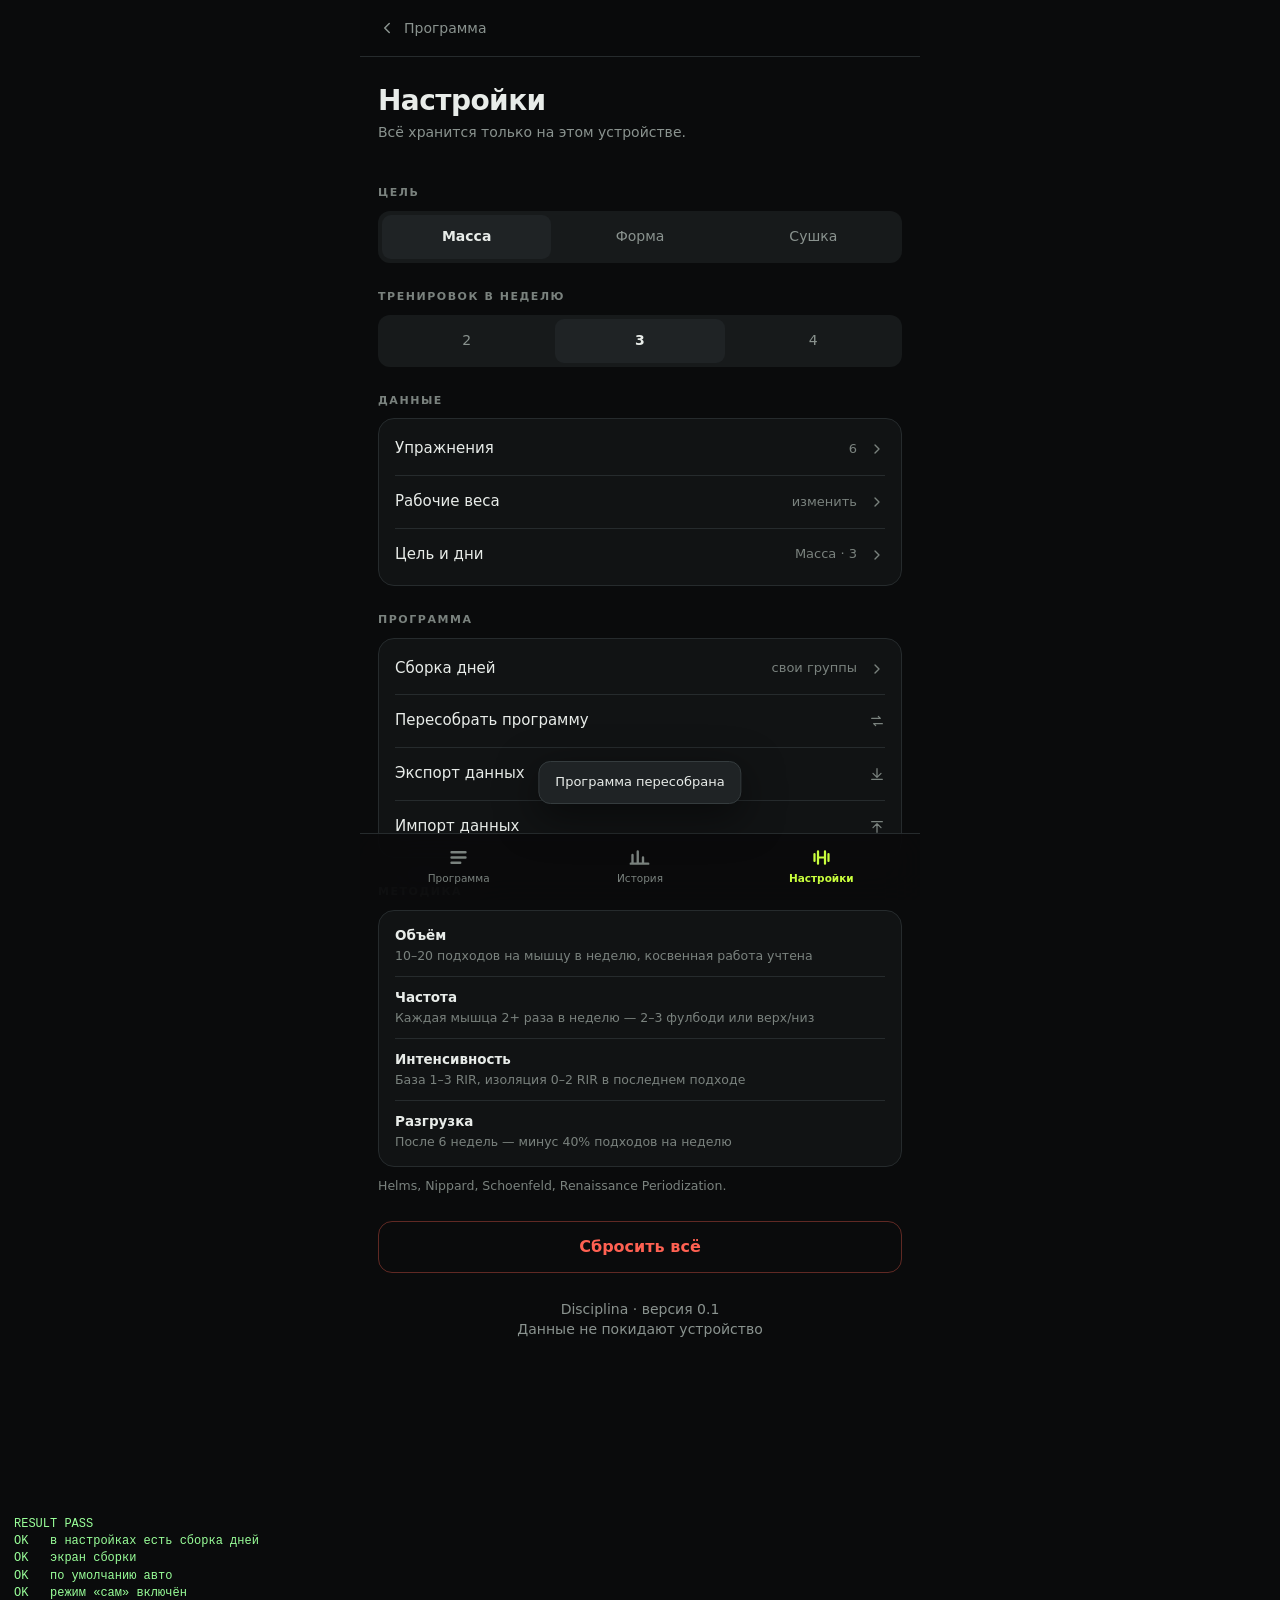
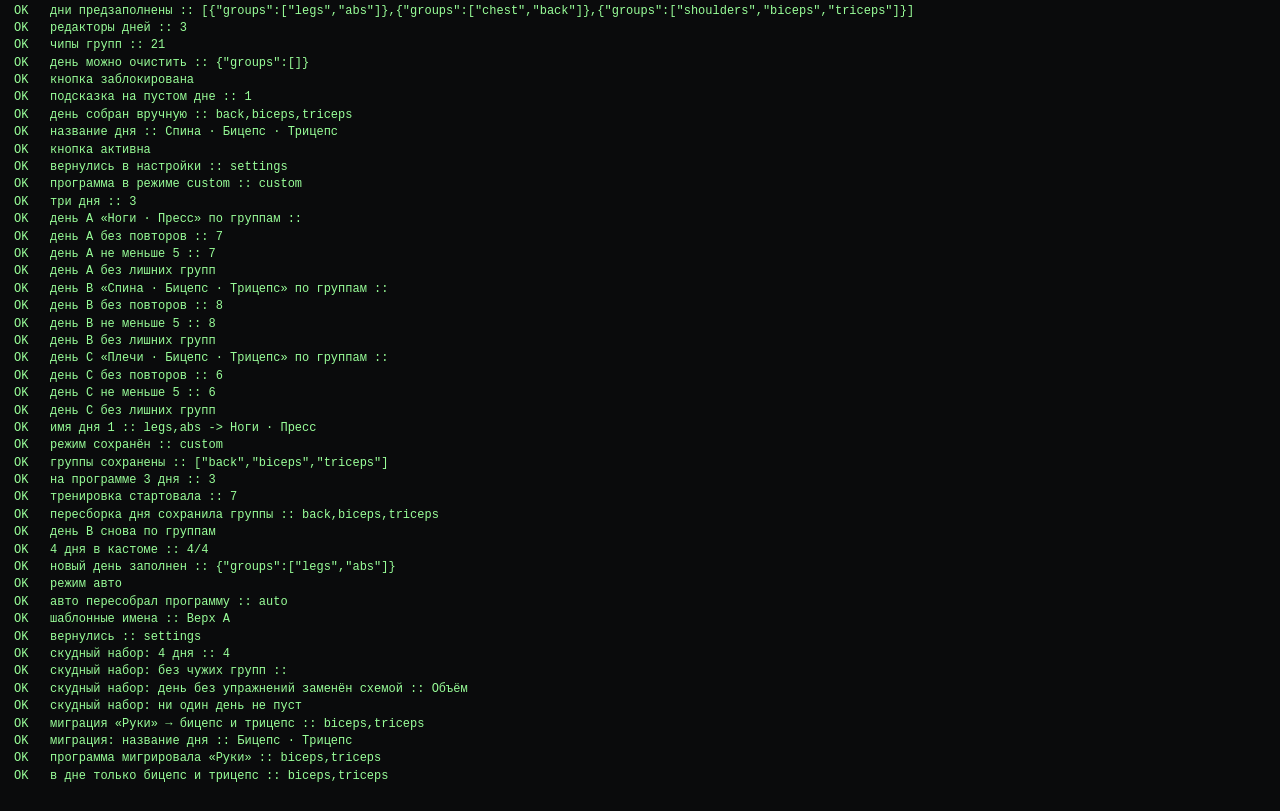
<file: dev/builder.html>
<!doctype html>
<html lang="ru"><head><meta charset="utf-8"><meta name="viewport" content="width=device-width,initial-scale=1"><title>builder</title>
<link rel="stylesheet" href="../app.css"></head><body>
<div id="app" class="app"></div>
<pre id="out" style="padding:14px;font-size:12px;white-space:pre-wrap;color:#9f9"></pre>
<script src="../data.js"></script><script src="../app.js"></script><script src="../ui.js"></script>
<script>
(function () {
  var log = [];
  function ck(n, c, x) { log.push((c ? 'OK   ' : 'FAIL ') + n + (x !== undefined ? ' :: ' + x : '')); }
  function q(s) { return document.querySelector(s); }
  function qa(s) { return document.querySelectorAll(s); }
  try {
    var DS = window.DS, D = window.D, UI = DS.UI, S = DS.S;

    DS.go('settings');
    ck('в настройках есть сборка дней', !!q('[data-act="openBuilder"]'));
    q('[data-act="openBuilder"]').click();
    ck('экран сборки', UI.route.name === 'builder');
    ck('по умолчанию авто', S.buildMode === 'auto');

    q('[data-act="setMode"][data-v="custom"]').click();
    ck('режим «сам» включён', S.buildMode === 'custom');
    ck('дни предзаполнены', S.customDays.length === 3 && S.customDays.every(function (d) { return d.groups.length > 0; }),
      JSON.stringify(S.customDays));
    ck('редакторы дней', qa('.bday').length === 3, qa('.bday').length);
    ck('чипы групп', qa('[data-act="dayGroup"]').length === 21, qa('[data-act="dayGroup"]').length);

    /* очистить второй день */
    var guard = 0;
    while (q('[data-day="1"].on') && guard++ < 20) q('[data-day="1"].on').click();
    ck('день можно очистить', S.customDays[1].groups.length === 0, JSON.stringify(S.customDays[1]));
    ck('кнопка заблокирована', q('[data-act="builderDone"]').disabled === true);
    ck('подсказка на пустом дне', qa('.bday.empty').length === 1, qa('.bday.empty').length);

    /* собрать второй день: спина + бицепс + трицепс */
    q('[data-day="1"][data-g="back"]').click();
    q('[data-day="1"][data-g="biceps"]').click();
    q('[data-day="1"][data-g="triceps"]').click();
    ck('день собран вручную', S.customDays[1].groups.join(',') === 'back,biceps,triceps', S.customDays[1].groups.join(','));
    ck('название дня', q('.bday:nth-child(2) b').textContent === 'Спина · Бицепс · Трицепс', q('.bday:nth-child(2) b').textContent);
    ck('кнопка активна', q('[data-act="builderDone"]').disabled === false);

    q('[data-act="builderDone"]').click();
    ck('вернулись в настройки', UI.route.name === 'settings', UI.route.name);
    ck('программа в режиме custom', S.program && S.program.mode === 'custom', S.program && S.program.mode);
    ck('три дня', S.program.days.length === 3, S.program.days.length);

    var bgMap = {};
    D.BUILD_GROUPS.forEach(function (g) { bgMap[g.k] = g.g; });
    function muscles(groups) {
      var out = [];
      groups.forEach(function (k) { bgMap[k].forEach(function (m) { if (out.indexOf(m) === -1) out.push(m); }); });
      return out;
    }

    S.program.days.forEach(function (d) {
      var m = muscles(d.groups || []);
      var ids = d.items.map(function (it) { return it.exId; });
      var bad = d.items.filter(function (it) {
        var ex = DS.byId(it.exId);
        return !ex || m.indexOf(ex.g) === -1;
      });
      ck('день ' + d.key + ' «' + d.name + '» по группам', bad.length === 0, bad.map(function (x) { return x.exId; }).join(','));
      ck('день ' + d.key + ' без повторов', new Set(ids).size === ids.length, ids.length);
      ck('день ' + d.key + ' не меньше 5', d.items.length >= 5, d.items.length);
      ck('день ' + d.key + ' без лишних групп', d.items.every(function (it) { return d.groups.indexOf(it.pats[0]) !== -1 || true; }));
    });

    ck('имя дня 1', DS.customDayName(S.program.days[0].groups) === S.program.days[0].name,
      S.program.days[0].groups.join(',') + ' -> ' + S.program.days[0].name);

    /* сохранение в localStorage */
    var saved = JSON.parse(localStorage.getItem('disciplina.v1'));
    ck('режим сохранён', saved.buildMode === 'custom', saved.buildMode);
    ck('группы сохранены', JSON.stringify(saved.customDays[1].groups) === '["back","biceps","triceps"]', JSON.stringify(saved.customDays[1].groups));

    /* тренировка по кастомному дню */
    DS.go('program');
    ck('на программе 3 дня', qa('.day').length === 3, qa('.day').length);
    q('[data-act="start"]').click();
    ck('тренировка стартовала', !!S.active && S.active.entries.length >= 5, S.active ? S.active.entries.length : 0);
    DS.go('program');

    /* пересборка одного дня сохраняет группы */
    UI.dayKey = 'B';
    DS.go('day');
    DS.regenerateDay('B');
    var d2 = S.program.days.filter(function (d) { return d.key === 'B'; })[0];
    ck('пересборка дня сохранила группы', d2.groups.join(',') === 'back,biceps,triceps', d2.groups.join(','));
    ck('день B снова по группам', d2.items.every(function (it) {
      var ex = DS.byId(it.exId);
      return muscles(['back', 'biceps', 'triceps']).indexOf(ex.g) !== -1;
    }));

    /* смена числа дней в кастомном режиме */
    DS.go('settings');
    q('[data-act="setDays"][data-v="4"]').click();
    ck('4 дня в кастоме', S.customDays.length === 4 && S.program.days.length === 4, S.customDays.length + '/' + S.program.days.length);
    ck('новый день заполнен', S.customDays[3].groups.length > 0, JSON.stringify(S.customDays[3]));

    /* возврат в авто */
    q('[data-act="openBuilder"]').click();
    q('[data-act="setMode"][data-v="auto"]').click();
    ck('режим авто', S.buildMode === 'auto');
    ck('авто пересобрал программу', S.program.mode === 'auto', S.program.mode);
    ck('шаблонные имена', S.program.days[0].name === 'Верх A', S.program.days[0].name);
    q('[data-act="builderDone"]').click();
    ck('вернулись', UI.route.name === 'settings', UI.route.name);

    /* скудный набор упражнений */
    S.selected = ['bench', 'squat', 'bb_row', 'bb_curl', 'plank'];
    S.buildMode = 'custom';
    S.customDays = [
      { groups: ['legs'] },
      { groups: ['chest'] },
      { groups: ['back', 'biceps'] },
      { groups: ['shoulders'] }
    ];
    DS.generateProgram();
    ck('скудный набор: 4 дня', S.program.days.length === 4, S.program.days.length);
    var sparseBad = [];
    S.program.days.forEach(function (d) {
      if (!d.groups) return;
      var m = muscles(d.groups);
      d.items.forEach(function (it) {
        var ex = DS.byId(it.exId);
        if (m.indexOf(ex.g) === -1) sparseBad.push(d.key + ':' + it.exId);
      });
    });
    ck('скудный набор: без чужих групп', sparseBad.length === 0, sparseBad.join(','));
    ck('скудный набор: день без упражнений заменён схемой', S.program.days[3].name === 'Объём', S.program.days[3].name);
    ck('скудный набор: ни один день не пуст', S.program.days.every(function (d) { return d.items.length > 0; }));

    /* старое сохранение: «Руки» раскладываются на бицепс и трицепс */
    S.selected = ['bb_curl', 'pushdown', 'bench', 'squat', 'bb_row', 'plank'];
    S.daysPerWeek = 3;
    S.customDays = [{ groups: ['arms'] }, { groups: ['chest'] }, { groups: ['back'] }];
    var mig = DS.customDaysPlan();
    ck('миграция «Руки» → бицепс и трицепс', mig[0].groups.join(',') === 'biceps,triceps', mig[0].groups.join(','));
    ck('миграция: название дня', DS.customDayName(mig[0].groups) === 'Бицепс · Трицепс', DS.customDayName(mig[0].groups));
    DS.generateProgram();
    var migDay = S.program.days[0];
    ck('программа мигрировала «Руки»', migDay.groups.join(',') === 'biceps,triceps', migDay.groups.join(','));
    ck('в дне только бицепс и трицепс', migDay.items.every(function (it) {
      var ex = DS.byId(it.exId);
      return ex.g === 'biceps' || ex.g === 'triceps';
    }), migDay.items.map(function (it) { return DS.byId(it.exId).g; }).join(','));

    var fails = log.filter(function (l) { return l.indexOf('FAIL') === 0; }).length;
    document.title = fails ? 'FAIL' : 'PASS';
    document.getElementById('out').textContent = 'RESULT ' + document.title + '\n' + log.join('\n');
  } catch (e) {
    document.getElementById('out').textContent = 'ERROR ' + e.message + '\n' + e.stack + '\n\n' + log.join('\n');
    document.title = 'ERROR';
  }
})();
</script></body></html>
</file>
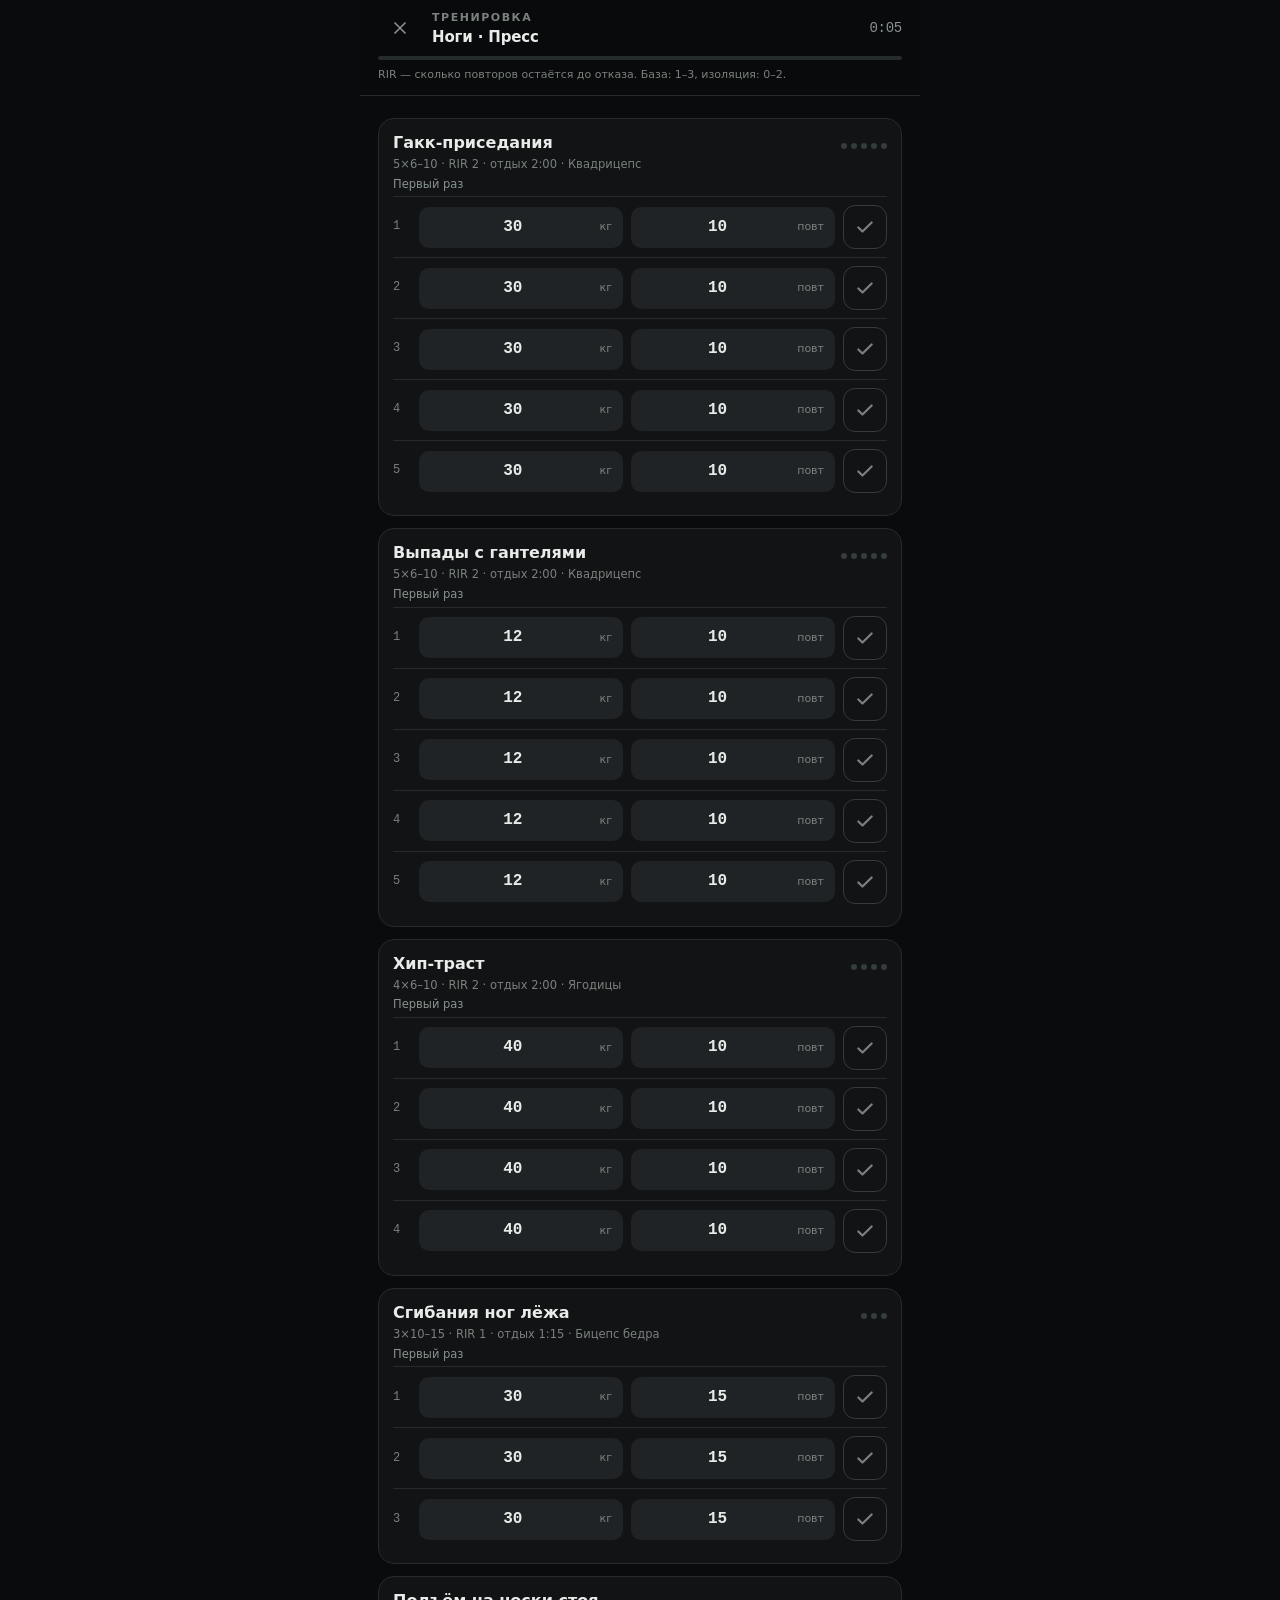
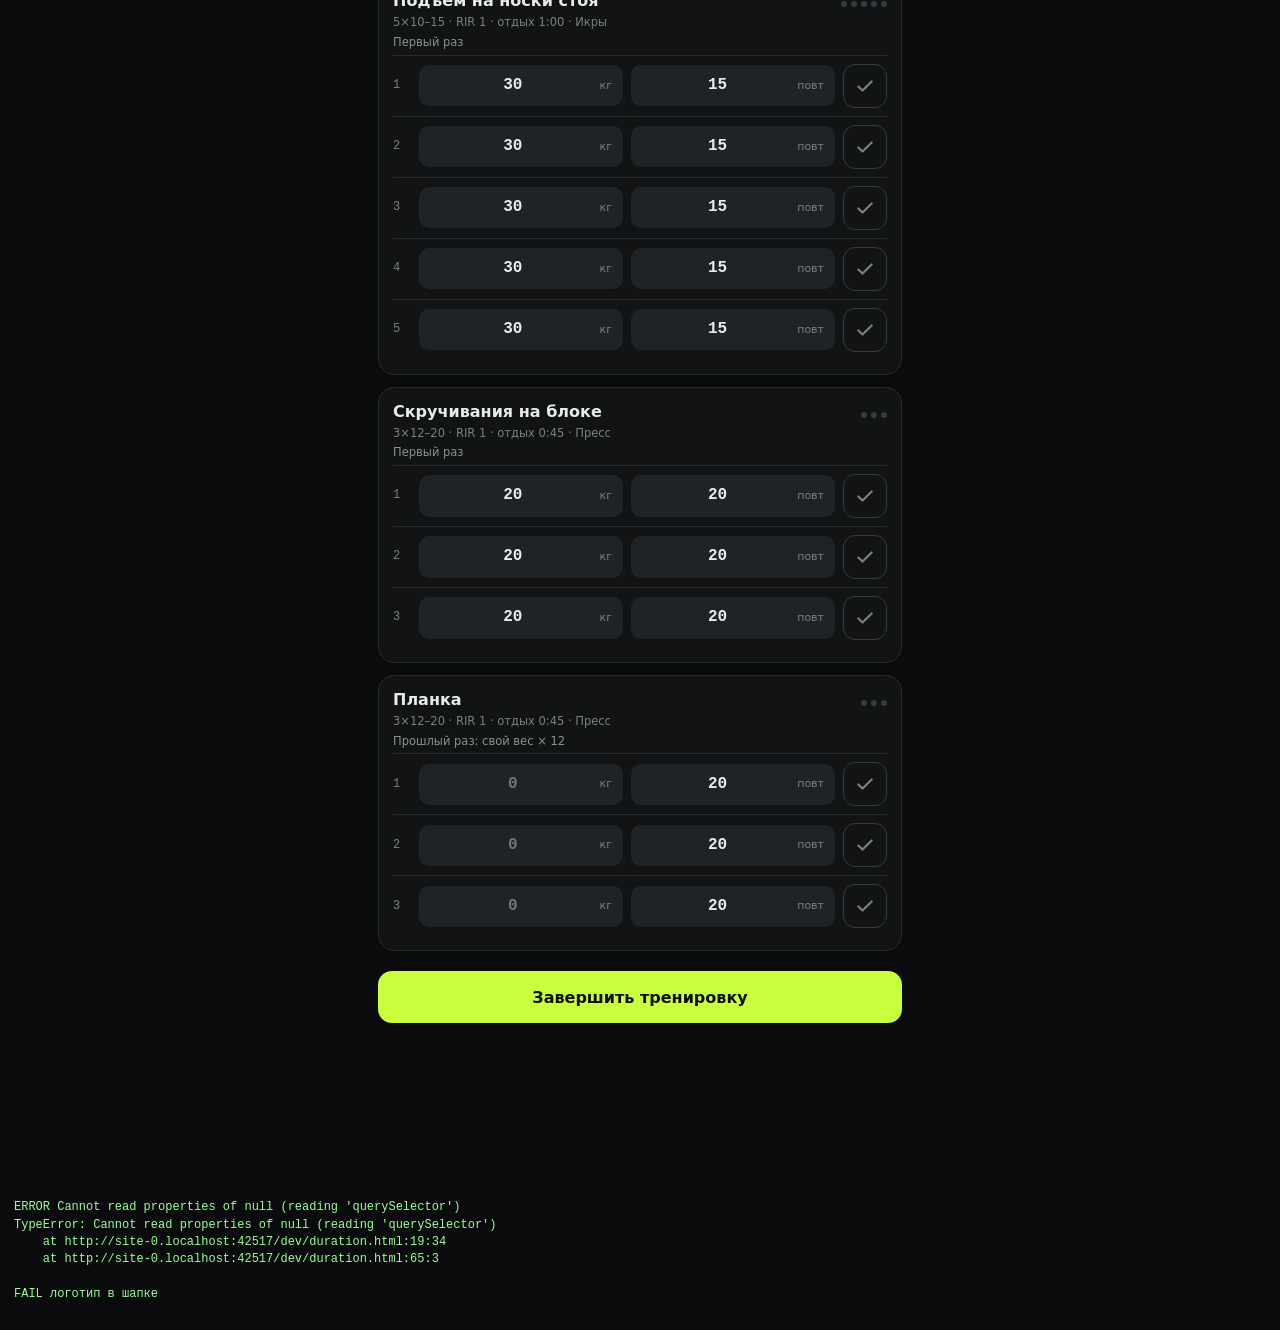
<file: dev/duration.html>
<!doctype html>
<html lang="ru"><head><meta charset="utf-8"><meta name="viewport" content="width=device-width,initial-scale=1"><title>duration</title>
<link rel="stylesheet" href="../app.css"></head><body>
<div id="app" class="app"></div>
<pre id="out" style="padding:14px;font-size:12px;white-space:pre-wrap;color:#9f9"></pre>
<script src="../data.js"></script><script src="../app.js"></script><script src="../ui.js"></script>
<script>
(function () {
  var log = [];
  function ck(n, c, x) { log.push((c ? 'OK   ' : 'FAIL ') + n + (x !== undefined ? ' :: ' + x : '')); }
  try {
    var DS = window.DS, D = window.D, S = DS.S, MIN = DS.MIN_SESSION;
    if (!S.selected.length) S.selected = D.EXERCISES.map(function (e) { return e.id; });
    S.onboarded = true;

    /* логотип без точки и без круга */
    var mark = document.querySelector('.mark');
    ck('логотип в шапке', !!mark);
    ck('логотип без точки', mark.querySelector('i') === null && mark.textContent.trim() === 'disciplina', mark.textContent);
    ck('логотип без значка', document.querySelector('.mark-i') === null);

    /* все режимы и цели дают день >= 50 минут */
    ['mass', 'maintain', 'cut'].forEach(function (goal) {
      [2, 3, 4].forEach(function (n) {
        S.goal = goal; S.daysPerWeek = n;
        ['auto', 'custom'].forEach(function (mode) {
          S.buildMode = mode;
          if (mode === 'custom') { S.customDays = []; DS.ensureCustomDays(); }
          DS.generateProgram();
          var short = S.program.days.filter(function (d) { return DS.daySeconds(d.items) < MIN; });
          var mins = S.program.days.map(function (d) { return Math.round(DS.daySeconds(d.items) / 60); }).join('/');
          ck(goal + ' · ' + n + ' дн · ' + mode, short.length === 0 && S.program.days.length === n, mins);
        });
      });
    });

    /* отображение минут и предупреждение на экране программы */
    S.goal = 'cut'; S.daysPerWeek = 3; S.buildMode = 'auto'; DS.generateProgram();
    DS.go('program');
    var shown = [].map.call(document.querySelectorAll('.day-h p'), function (p) { return p.textContent; });
    ck('в карточках указано >= 50 мин', shown.every(function (t) {
      var m = t.match(/~(\d+) мин/);
      return m && parseInt(m[1], 10) >= 50;
    }), shown.join(' | '));
    ck('нет предупреждения о коротком дне', !document.getElementById('app').textContent.match(/День короче 50 минут/));

    /* мало упражнений: программа не падает и честно предупреждает */
    S.selected = ['bench', 'squat', 'bb_row', 'bb_curl', 'plank'];
    S.buildMode = 'auto'; S.daysPerWeek = 4;
    DS.generateProgram();
    ck('скудный набор: программа собрана', S.program && S.program.days.length > 0, S.program ? S.program.days.length : 0);
    DS.go('program');
    var anyShort = S.program.days.some(function (d) { return DS.daySeconds(d.items) < MIN; });
    var hasWarn = !!document.getElementById('app').textContent.match(/День короче 50 минут/);
    ck('скудный набор: предупреждение соответствует факту', anyShort === hasWarn,
      'коротких дней: ' + anyShort + ', предупреждение: ' + hasWarn);

    var fails = log.filter(function (l) { return l.indexOf('FAIL') === 0; }).length;
    document.title = fails ? 'FAIL' : 'PASS';
    document.getElementById('out').textContent = 'RESULT ' + document.title + '\n' + log.join('\n');
  } catch (e) {
    document.title = 'ERROR';
    document.getElementById('out').textContent = 'ERROR ' + e.message + '\n' + e.stack + '\n\n' + log.join('\n');
  }
})();
</script></body></html>
</file>
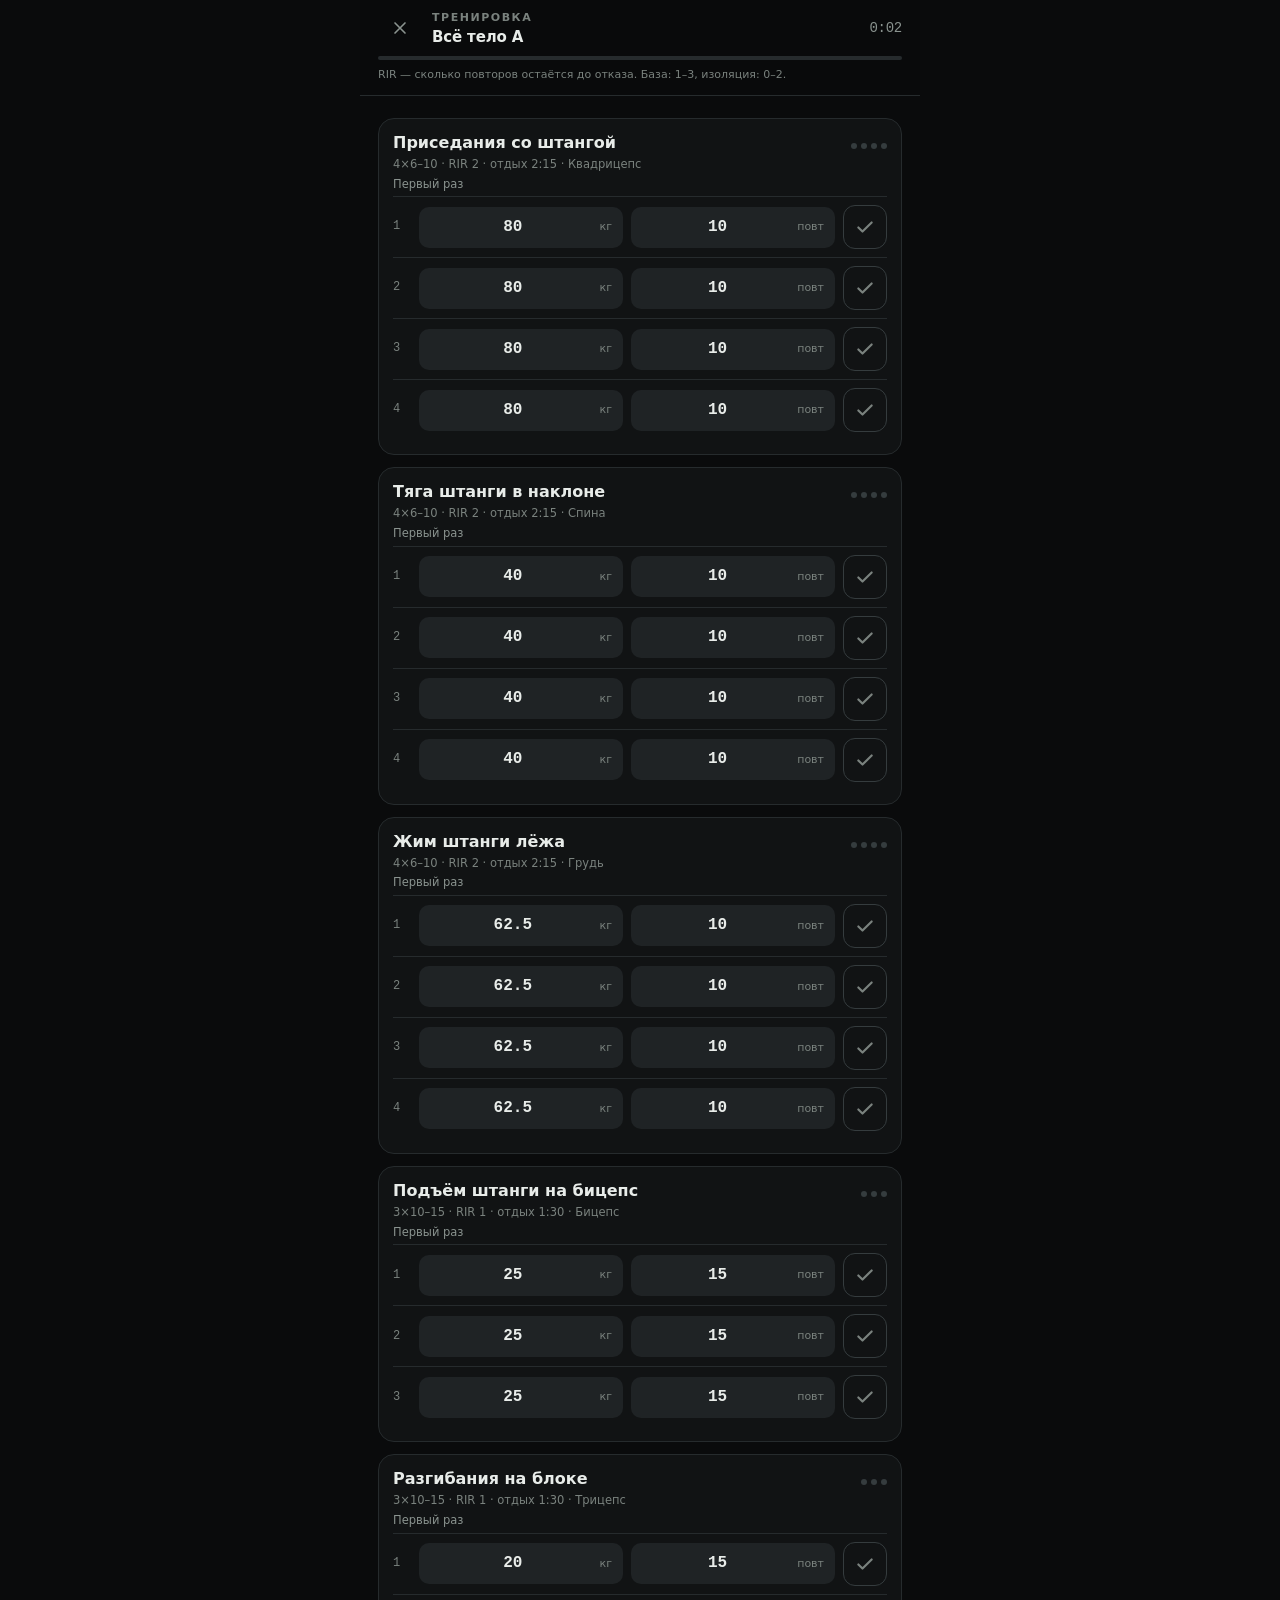
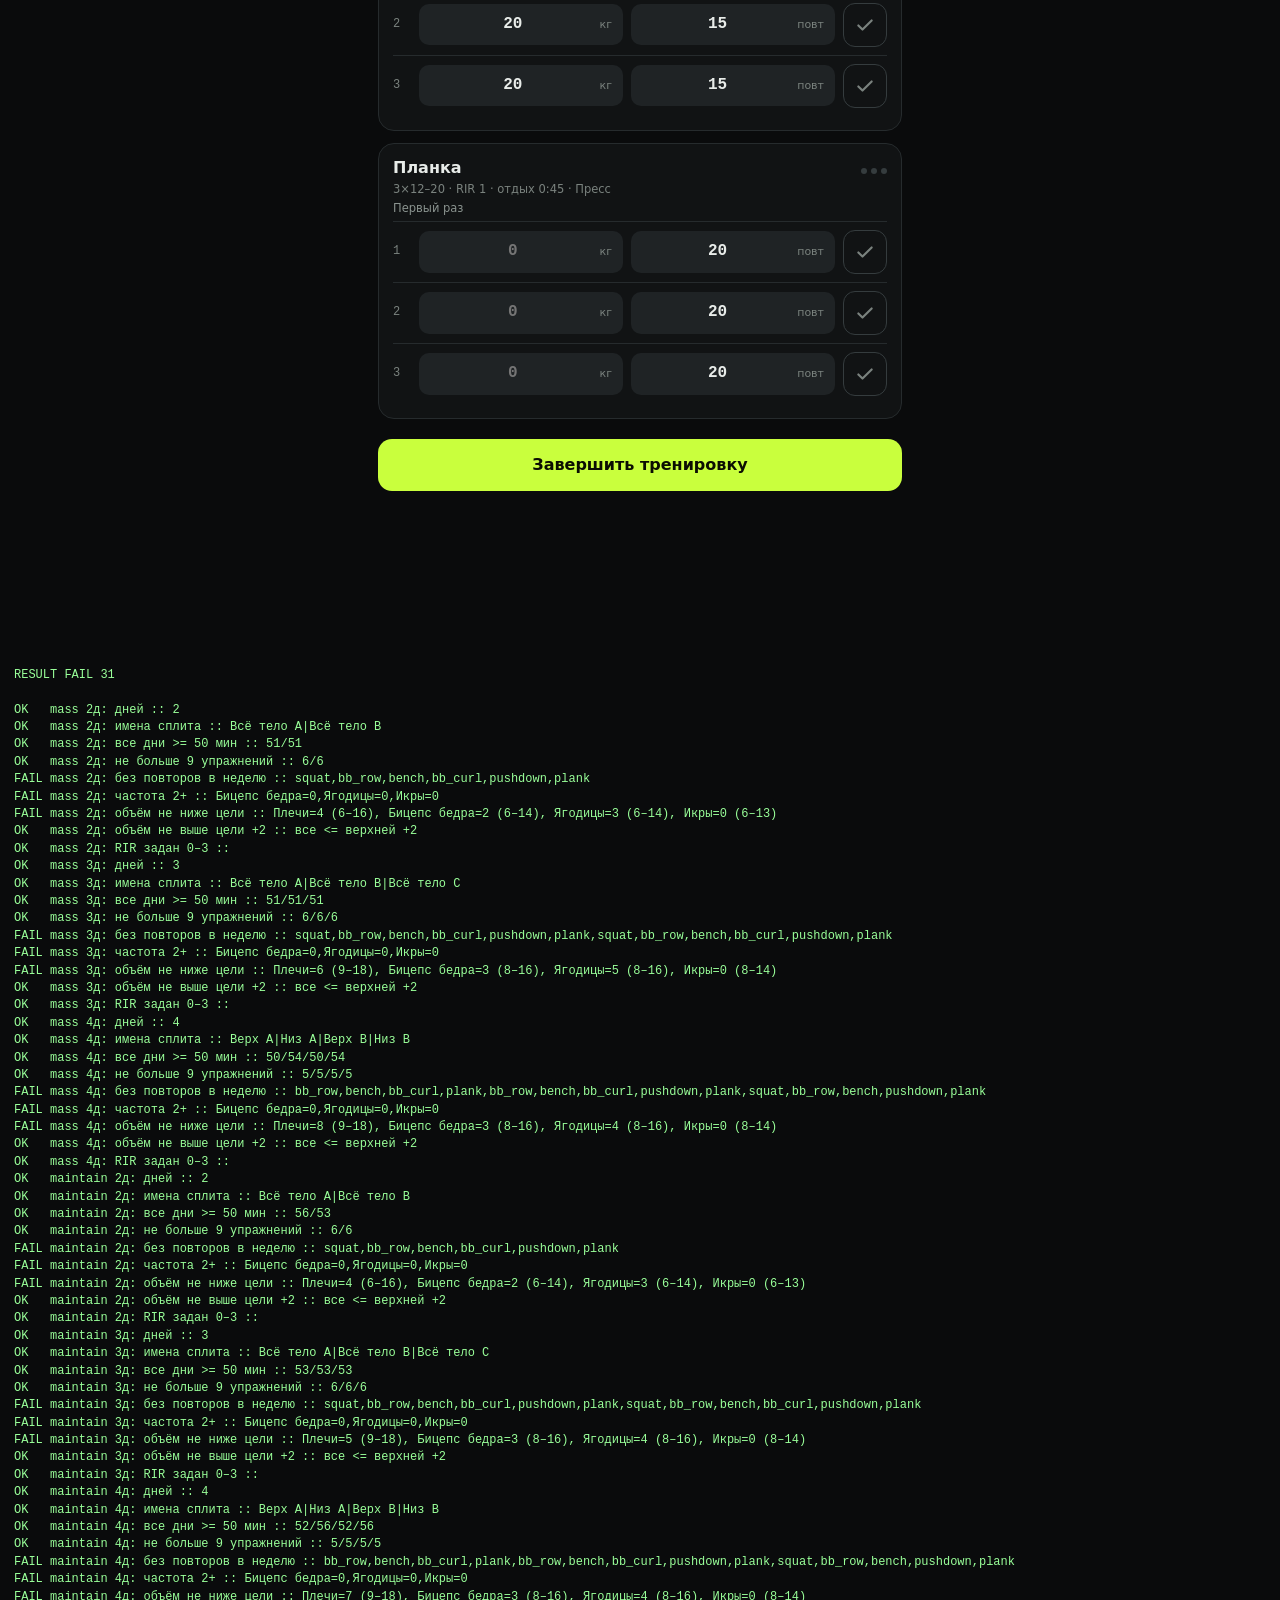
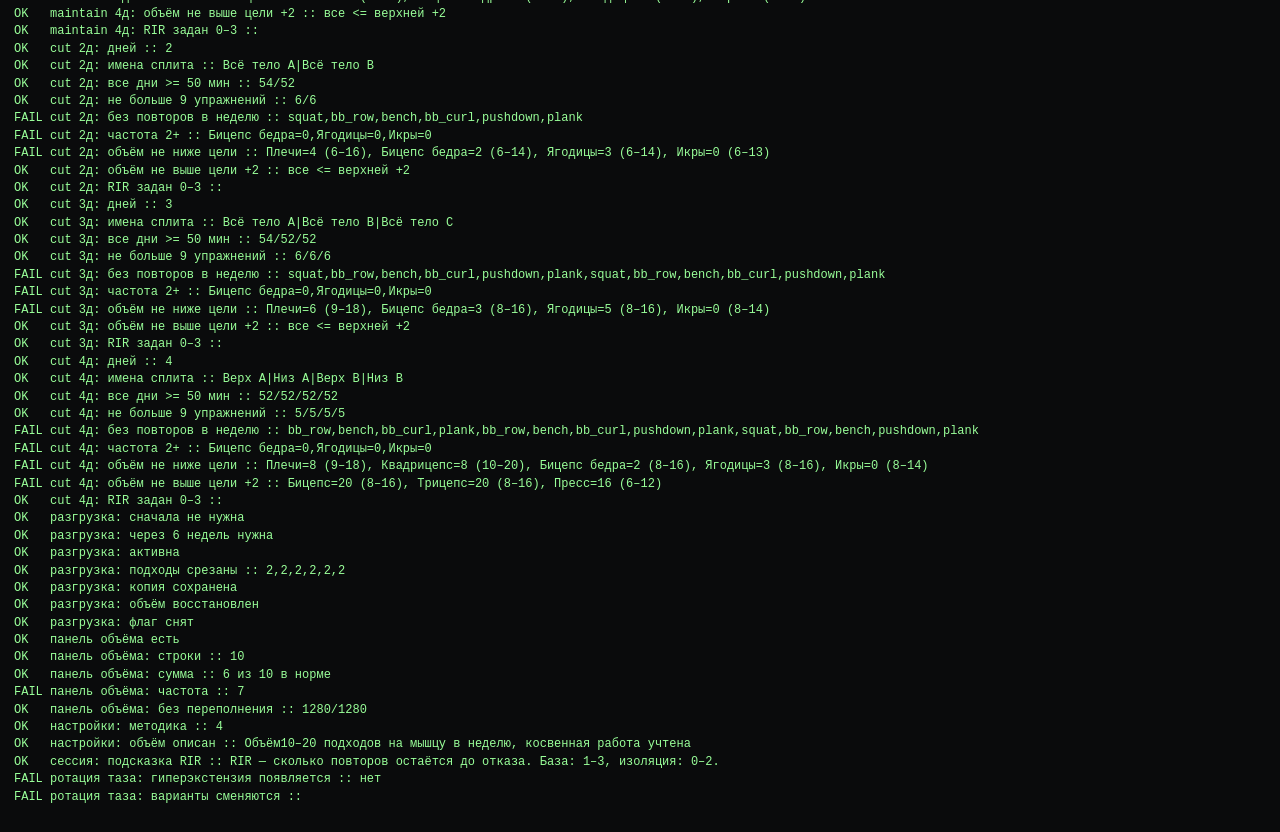
<file: dev/method.html>
<!doctype html>
<html lang="ru"><head><meta charset="utf-8"><meta name="viewport" content="width=device-width,initial-scale=1"><title>method</title>
<link rel="stylesheet" href="../app.css"></head><body>
<div id="app" class="app"></div>
<pre id="out" style="padding:14px;font-size:12px;white-space:pre-wrap;color:#9f9"></pre>
<script src="../data.js"></script><script src="../app.js"></script><script src="../ui.js"></script>
<script>
(function () {
  var log = [];
  function ck(n, c, x) { log.push((c ? 'OK   ' : 'FAIL ') + n + (x !== undefined ? ' :: ' + x : '')); }
  function q(s) { return document.querySelector(s); }
  function qa(s) { return document.querySelectorAll(s); }

  try {
    var DS = window.DS, D = window.D, S = DS.S, UI = DS.UI, MIN = DS.MIN_SESSION;
    if (!S.selected.length) S.selected = D.EXERCISES.map(function (e) { return e.id; });
    S.equipment = ['barbell', 'dumbbell', 'machine', 'cable', 'bodyweight', 'smith', 'kettlebell', 'bands'];
    S.onboarded = true;
    S.buildMode = 'auto';
    S.customDays = [];
    S.history = [];
    S.active = null;

    var MAIN = ['chest', 'back', 'shoulders', 'biceps', 'triceps', 'quads', 'ham', 'glutes', 'calves', 'abs'];
    var DAYS = [2, 3, 4];
    var GOALS = ['mass', 'maintain', 'cut'];
    var names = { 2: ['Всё тело A', 'Всё тело B'], 3: ['Всё тело A', 'Всё тело B', 'Всё тело C'],
      4: ['Верх A', 'Низ A', 'Верх B', 'Низ B'] };

    GOALS.forEach(function (goal) {
      S.goal = goal;
      DAYS.forEach(function (n) {
        S.daysPerWeek = n;
        S.program = null;
        DS.generateProgram();
        var tag = goal + ' ' + n + 'д';
        ck(tag + ': дней', !!S.program && S.program.days.length === n, S.program ? S.program.days.length : 0);
        ck(tag + ': имена сплита', S.program.days.map(function (d) { return d.name; }).join('|') === names[n].join('|'),
          S.program.days.map(function (d) { return d.name; }).join('|'));

        var short = S.program.days.filter(function (d) { return DS.daySeconds(d.items) < MIN; });
        ck(tag + ': все дни >= 50 мин', short.length === 0,
          S.program.days.map(function (d) { return Math.round(DS.daySeconds(d.items) / 60); }).join('/'));
        ck(tag + ': не больше 9 упражнений', S.program.days.every(function (d) { return d.items.length <= 9; }),
          S.program.days.map(function (d) { return d.items.length; }).join('/'));

        var seen = {}, dup = [];
        S.program.days.forEach(function (d) {
          d.items.forEach(function (it) {
            if (seen[it.exId]) dup.push(it.exId);
            seen[it.exId] = true;
          });
        });
        ck(tag + ': без повторов в неделю', dup.length === 0, dup.join(','));

        var freq = DS.weekFrequency(), lowF = MAIN.filter(function (m) { return (freq[m] || 0) < 2; });
        ck(tag + ': частота 2+', lowF.length === 0,
          lowF.map(function (m) { return D.GROUP[m] + '=' + (freq[m] || 0); }).join(',') || 'все 2+');

        var vol = DS.weekVolume(), low = [], high = [];
        MAIN.forEach(function (m) {
          var t = DS.volTarget(m), v = vol[m] || 0;
          if (v < t[0] - 0.01) low.push(D.GROUP[m] + '=' + Math.round(v) + ' (' + t[0] + '–' + t[1] + ')');
          if (v > t[1] + 2.01) high.push(D.GROUP[m] + '=' + Math.round(v) + ' (' + t[0] + '–' + t[1] + ')');
        });
        ck(tag + ': объём не ниже цели', low.length === 0, low.join(', ') || 'все >= нижней');
        ck(tag + ': объём не выше цели +2', high.length === 0, high.join(', ') || 'все <= верхней +2');

        var badRir = [];
        S.program.days.forEach(function (d) {
          d.items.forEach(function (it) {
            if (typeof it.rir !== 'number' || it.rir < 0 || it.rir > 3) badRir.push(it.exId + ':' + it.rir);
          });
        });
        ck(tag + ': RIR задан 0–3', badRir.length === 0, badRir.join(','));
      });
    });

    /* ---- разгрузка ---- */
    S.goal = 'mass'; S.daysPerWeek = 3; S.program = null;
    DS.generateProgram();
    var before = S.program.days.map(function (d) {
      return d.items.map(function (it) { return it.exId + ':' + it.sets; }).join(',');
    }).join('|');
    ck('разгрузка: сначала не нужна', !DS.needsDeload());
    S.program.createdAt = Date.now() - 43 * 86400000;
    ck('разгрузка: через 6 недель нужна', DS.needsDeload());
    DS.startDeload();
    var dl = DS.deloadState();
    ck('разгрузка: активна', !!dl && dl.active);
    ck('разгрузка: подходы срезаны', S.program.days.every(function (d) {
      return d.items.every(function (it) { return it.sets >= 2 && it.sets <= 3; });
    }), S.program.days[0].items.map(function (it) { return it.sets; }).join(','));
    ck('разгрузка: копия сохранена', Array.isArray(S.program.deloadBackup));
    DS.endDeload();
    var after = S.program.days.map(function (d) {
      return d.items.map(function (it) { return it.exId + ':' + it.sets; }).join(',');
    }).join('|');
    ck('разгрузка: объём восстановлен', before === after);
    ck('разгрузка: флаг снят', !DS.deloadState() && !S.program.deloadBackup);

    /* ---- интерфейс ---- */
    DS.go('program');
    ck('панель объёма есть', !!q('.vol'));
    ck('панель объёма: строки', qa('.volrow').length >= 8, qa('.volrow').length);
    ck('панель объёма: сумма', /в норме/.test((q('.vol-sum') || {}).textContent || ''), (q('.vol-sum') || {}).textContent);
    ck('панель объёма: частота', qa('.vol-n i').length >= 8, qa('.vol-n i').length);
    ck('панель объёма: без переполнения', document.documentElement.scrollWidth <= document.documentElement.clientWidth + 1,
      document.documentElement.scrollWidth + '/' + document.documentElement.clientWidth);

    DS.go('settings');
    ck('настройки: методика', qa('.met').length === 4, qa('.met').length);
    ck('настройки: объём описан', /10–20/.test(q('.met').textContent), q('.met').textContent);

    DS.startSession(S.program.days[0]);
    ck('сессия: подсказка RIR', /RIR/.test((q('.sess-hint') || {}).textContent || ''), (q('.sess-hint') || {}).textContent);

    /* ---- ротация «Таза» ----
       Каждая следующая сборка записывает прошлую программу в историю,
       поэтому слот «Таз» должен брать самое давнее упражнение, а не
       один и тот же вариант по объёму. */
    S.goal = 'mass'; S.daysPerWeek = 4; S.program = null; S.history = [];
    var hingeSeen = {}, hyperAt = 0;
    for (var gi = 0; gi < 8; gi++) {
      DS.generateProgram();
      var hinges = [];
      S.program.days.forEach(function (d) {
        d.items.forEach(function (it) {
          var ex = DS.byId(it.exId);
          if (ex && ex.pat === 'hinge') hinges.push(it.exId);
        });
      });
      hinges.forEach(function (id) { hingeSeen[id] = (hingeSeen[id] || 0) + 1; });
      if (!hyperAt && hinges.indexOf('hyperext') !== -1) hyperAt = gi + 1;
      S.history.unshift({
        id: 'rot' + gi, ts: Date.now() + gi, dayKey: 'A',
        entries: S.program.days.reduce(function (acc, d) {
          d.items.forEach(function (it) { acc.push({ exId: it.exId, sets: [] }); });
          return acc;
        }, [])
      });
    }
    ck('ротация таза: гиперэкстензия появляется', hyperAt > 0,
      hyperAt ? 'сборка ' + hyperAt : 'нет');
    ck('ротация таза: варианты сменяются', Object.keys(hingeSeen).length >= 3,
      Object.keys(hingeSeen).join(','));
  } catch (e) {
    log.push('ERROR ' + (e && e.message || e) + '\n' + (e && e.stack || ''));
  }

  var fails = log.filter(function (l) { return l.indexOf('FAIL') === 0 || l.indexOf('ERROR') === 0; }).length;
  document.title = fails ? 'FAIL ' + fails : 'PASS';
  document.getElementById('out').textContent = 'RESULT ' + document.title + '\n\n' + log.join('\n');
})();
</script>
</body></html>
</file>
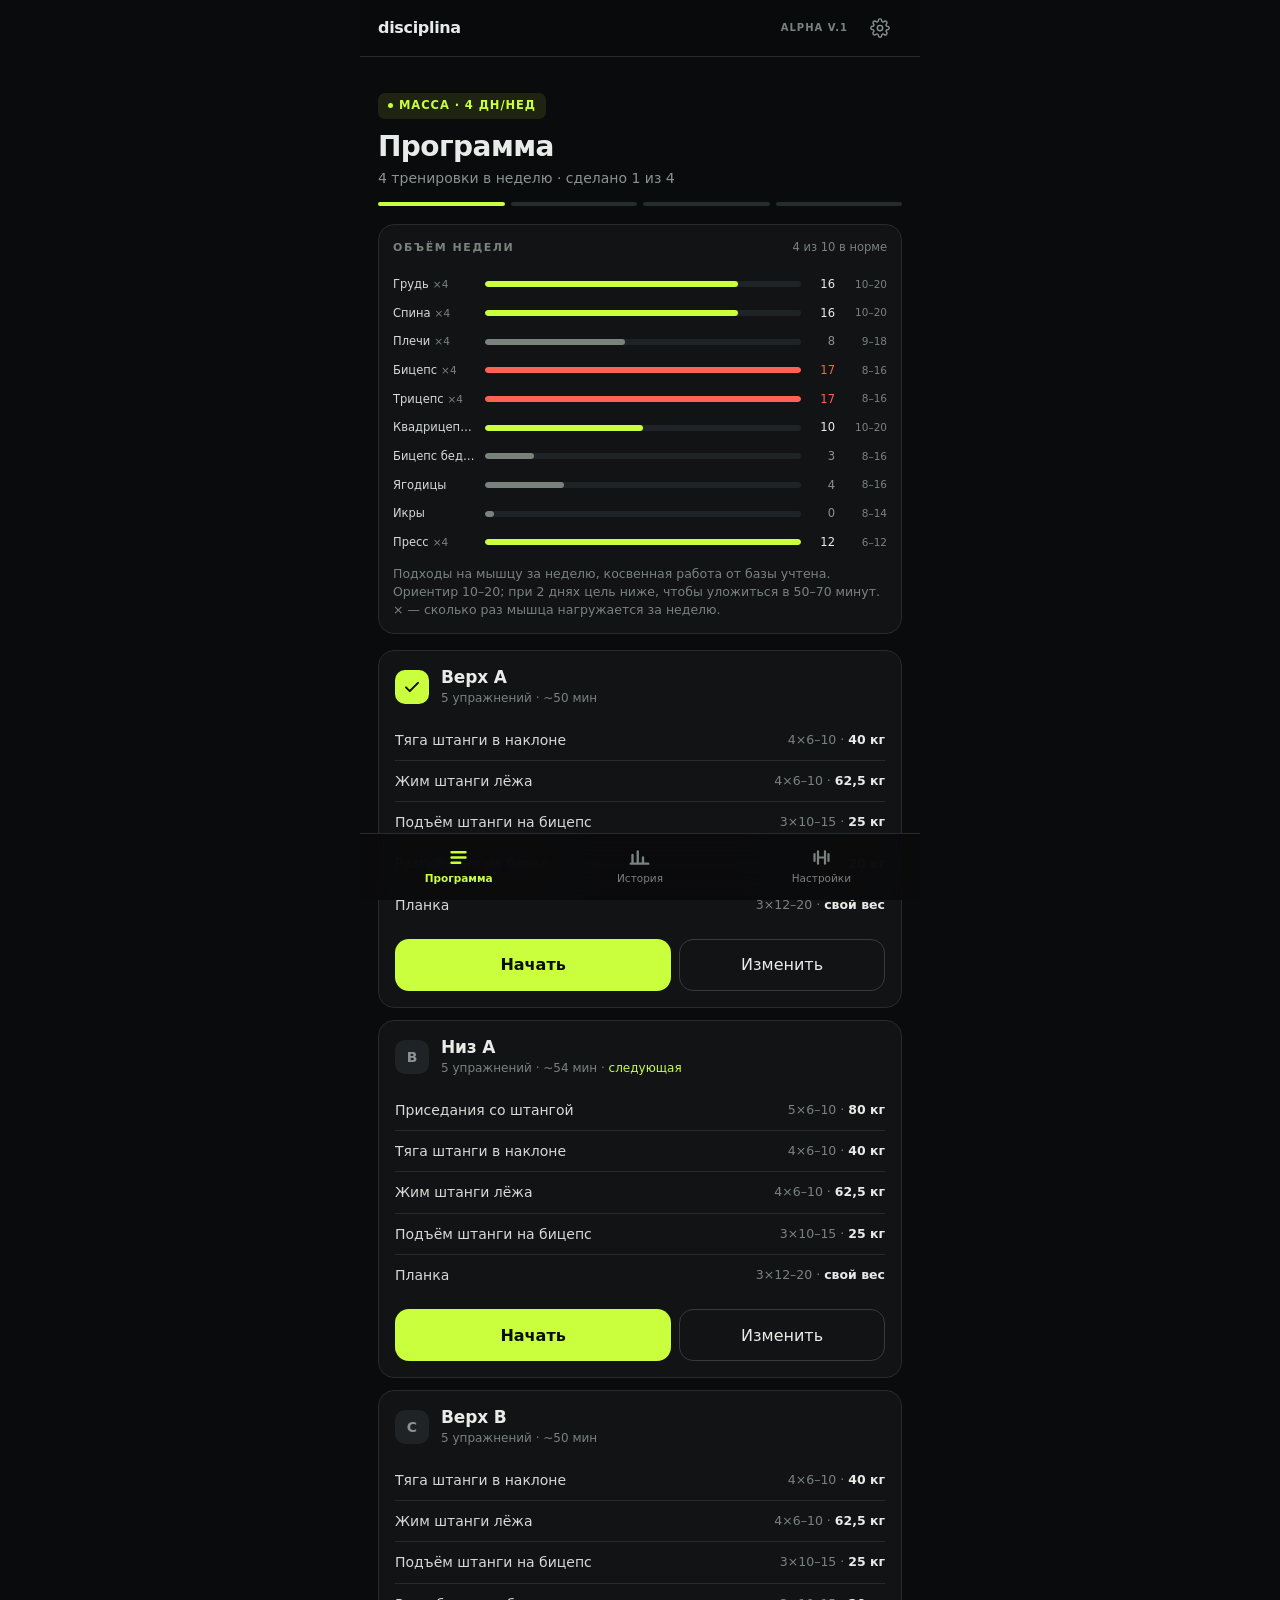
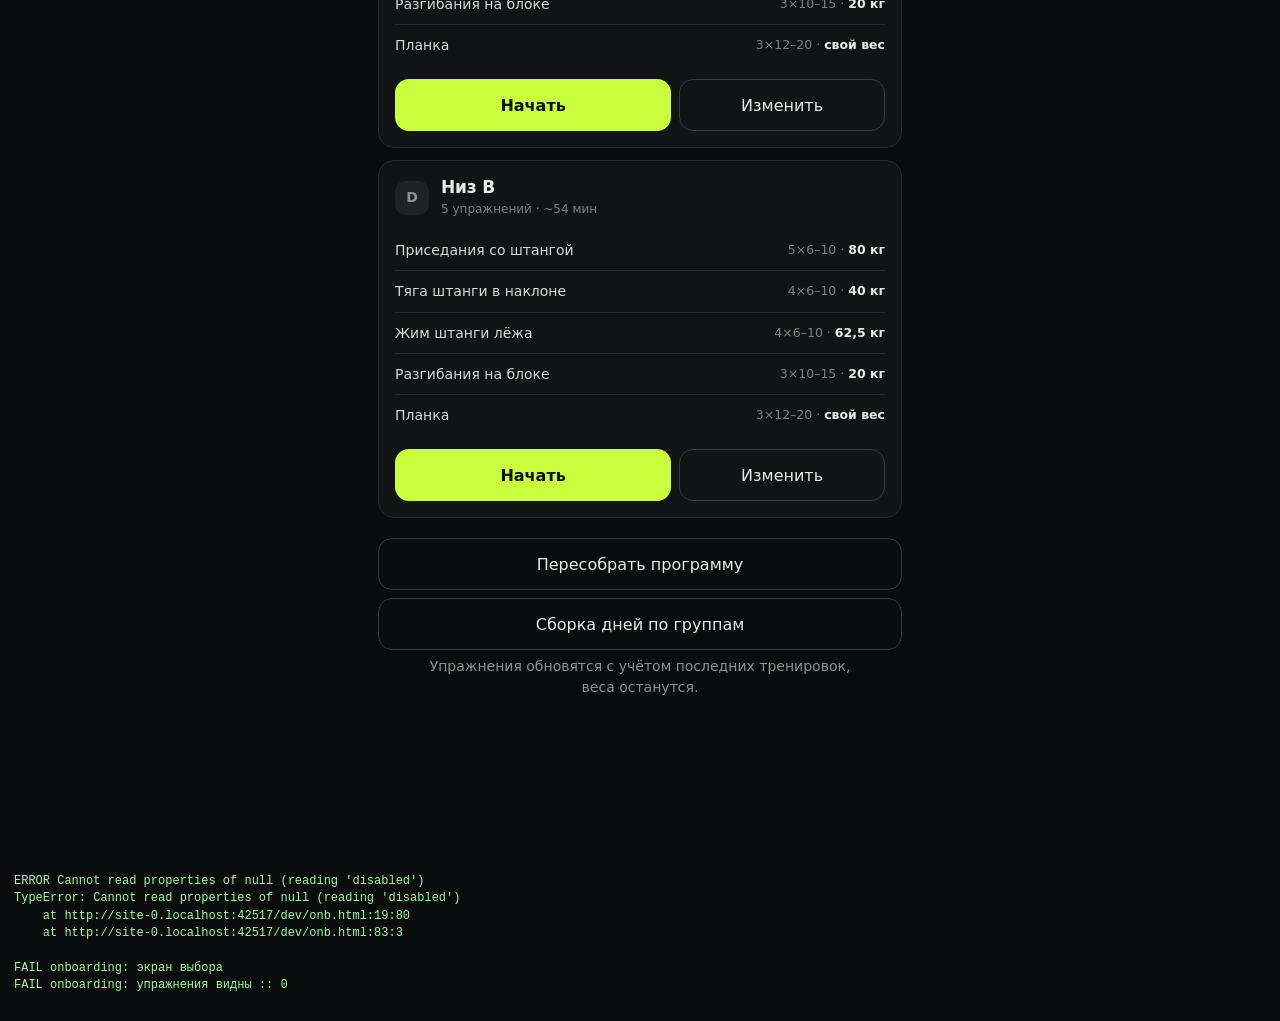
<file: dev/onb.html>
<!doctype html>
<html lang="ru"><head><meta charset="utf-8"><meta name="viewport" content="width=device-width,initial-scale=1"><title>onb</title>
<link rel="stylesheet" href="../app.css"></head><body>
<div id="app" class="app"></div>
<pre id="out" style="padding:14px;font-size:12px;white-space:pre-wrap;color:#9f9"></pre>
<script src="../data.js"></script><script src="../app.js"></script><script src="../ui.js"></script>
<script>
(function () {
  var log = [];
  function ck(n, c, x) { log.push((c ? 'OK   ' : 'FAIL ') + n + (x !== undefined ? ' :: ' + x : '')); }
  try {
    var DS = window.DS, UI = DS.UI, S = DS.S;
    try { localStorage.clear(); } catch (e) {}
    UI.route = { name: 'onboarding', step: 1 };
    DS.render();

    ck('onboarding: экран выбора', !!document.querySelector('.steps'));
    ck('onboarding: упражнения видны', document.querySelectorAll('.pick').length > 40, document.querySelectorAll('.pick').length);
    ck('onboarding: кнопка заблокирована', document.querySelector('.foot .btn').disabled === true);

    var want = ['bench', 'db_row', 'squat', 'rdl', 'ohp', 'lat_raise', 'plank', 'pushdown'];
    want.forEach(function (id) { document.querySelector('.pick[data-id="' + id + '"]').click(); });
    ck('onboarding: выбрано 8', S.selected.length === 8, S.selected.length);
    ck('onboarding: кнопка активна', document.querySelector('.foot .btn').disabled === false);

    document.querySelector('[data-act="obNext"]').click();
    ck('шаг 2', UI.route.step === 2, UI.route.step);
    ck('веса: поля есть', document.querySelectorAll('[data-wid]').length >= 16, document.querySelectorAll('[data-wid]').length);
    var wi = document.querySelector('[data-wid="bench"][data-k="w"]');
    wi.value = '55';
    wi.dispatchEvent(new Event('input', { bubbles: true }));
    ck('веса: значение сохранилось', S.weights.bench.w === 55, S.weights.bench.w);

    document.querySelector('[data-act="obNext"]').click();
    ck('шаг 3', UI.route.step === 3, UI.route.step);
    document.querySelector('[data-act="goal"][data-v="cut"]').click();
    document.querySelector('[data-act="days"][data-v="4"]').click();
    ck('цель выбрана', S.goal === 'cut');
    ck('4 дня', S.daysPerWeek === 4);

    document.querySelector('[data-act="buildProgram"]').click();
    ck('программа собрана', !!S.program && S.program.days.length === 4, S.program ? S.program.days.length : 0);
    ck('экран программы', !!document.querySelector('.day'));
    ck('цель в шапке', document.querySelector('.goalchip').textContent.indexOf('Сушка') !== -1, document.querySelector('.goalchip').textContent);

    var it = S.program.days[0].items[0];
    ck('схема под сушку', it.lo === 8 || it.lo === 10 || it.lo === 12, it.lo + '-' + it.hi);
    ck('день заполнен', S.program.days[0].items.length >= 4, S.program.days[0].items.length);

    document.querySelector('[data-act="start"]').click();
    ck('тренировка стартовала', !!S.active);
    var w0 = document.querySelector('[data-si="0"][data-ri="0"][data-k="w"]');
    w0.value = '57.5';
    w0.dispatchEvent(new Event('input', { bubbles: true }));
    var r0 = document.querySelector('[data-si="0"][data-ri="0"][data-k="r"]');
    r0.value = '12';
    r0.dispatchEvent(new Event('input', { bubbles: true }));
    document.querySelectorAll('.chk')[0].click();
    ck('подход сохранён', S.active.entries[0].rows[0].w === 57.5 && S.active.entries[0].rows[0].r === 12, S.active.entries[0].rows[0].w + '/' + S.active.entries[0].rows[0].r);

    var exId = S.active.entries[0].exId;
    document.querySelector('[data-act="finishSession"]').click();
    ck('история пополнилась', S.history.length === 1, S.history.length);
    ck('вес обновился', S.weights[exId] && S.weights[exId].w > 0, JSON.stringify(S.weights[exId]));

    // повторное прохождение шага 3: сборка по группам
    S.onboarded = false;
    UI.route = { name: 'onboarding', step: 3 };
    DS.render();
    document.querySelector('[data-act="setMode"][data-v="custom"]').click();
    ck('онбординг: конструктор дней', document.querySelectorAll('.bday').length === S.daysPerWeek, document.querySelectorAll('.bday').length);
    ck('онбординг: дни предзаполнены', S.customDays.every(function (d) { return d.groups.length > 0; }), JSON.stringify(S.customDays));
    document.querySelector('[data-act="buildProgram"]').click();
    ck('онбординг: собрано по группам', S.program.mode === 'custom' && S.program.days.length === S.daysPerWeek, S.program.mode + '/' + S.program.days.length);
    ck('онбординг: имена из групп', S.program.days[0].name === DS.customDayName(S.customDays[0].groups), S.program.days[0].name);

    var fails = log.filter(function (l) { return l.indexOf('FAIL') === 0; }).length;
    document.title = fails ? 'FAIL' : 'PASS';
    document.getElementById('out').textContent = 'RESULT ' + document.title + '\n' + log.join('\n');
  } catch (e) {
    document.getElementById('out').textContent = 'ERROR ' + e.message + '\n' + e.stack + '\n\n' + log.join('\n');
  }
})();
</script></body></html>
</file>
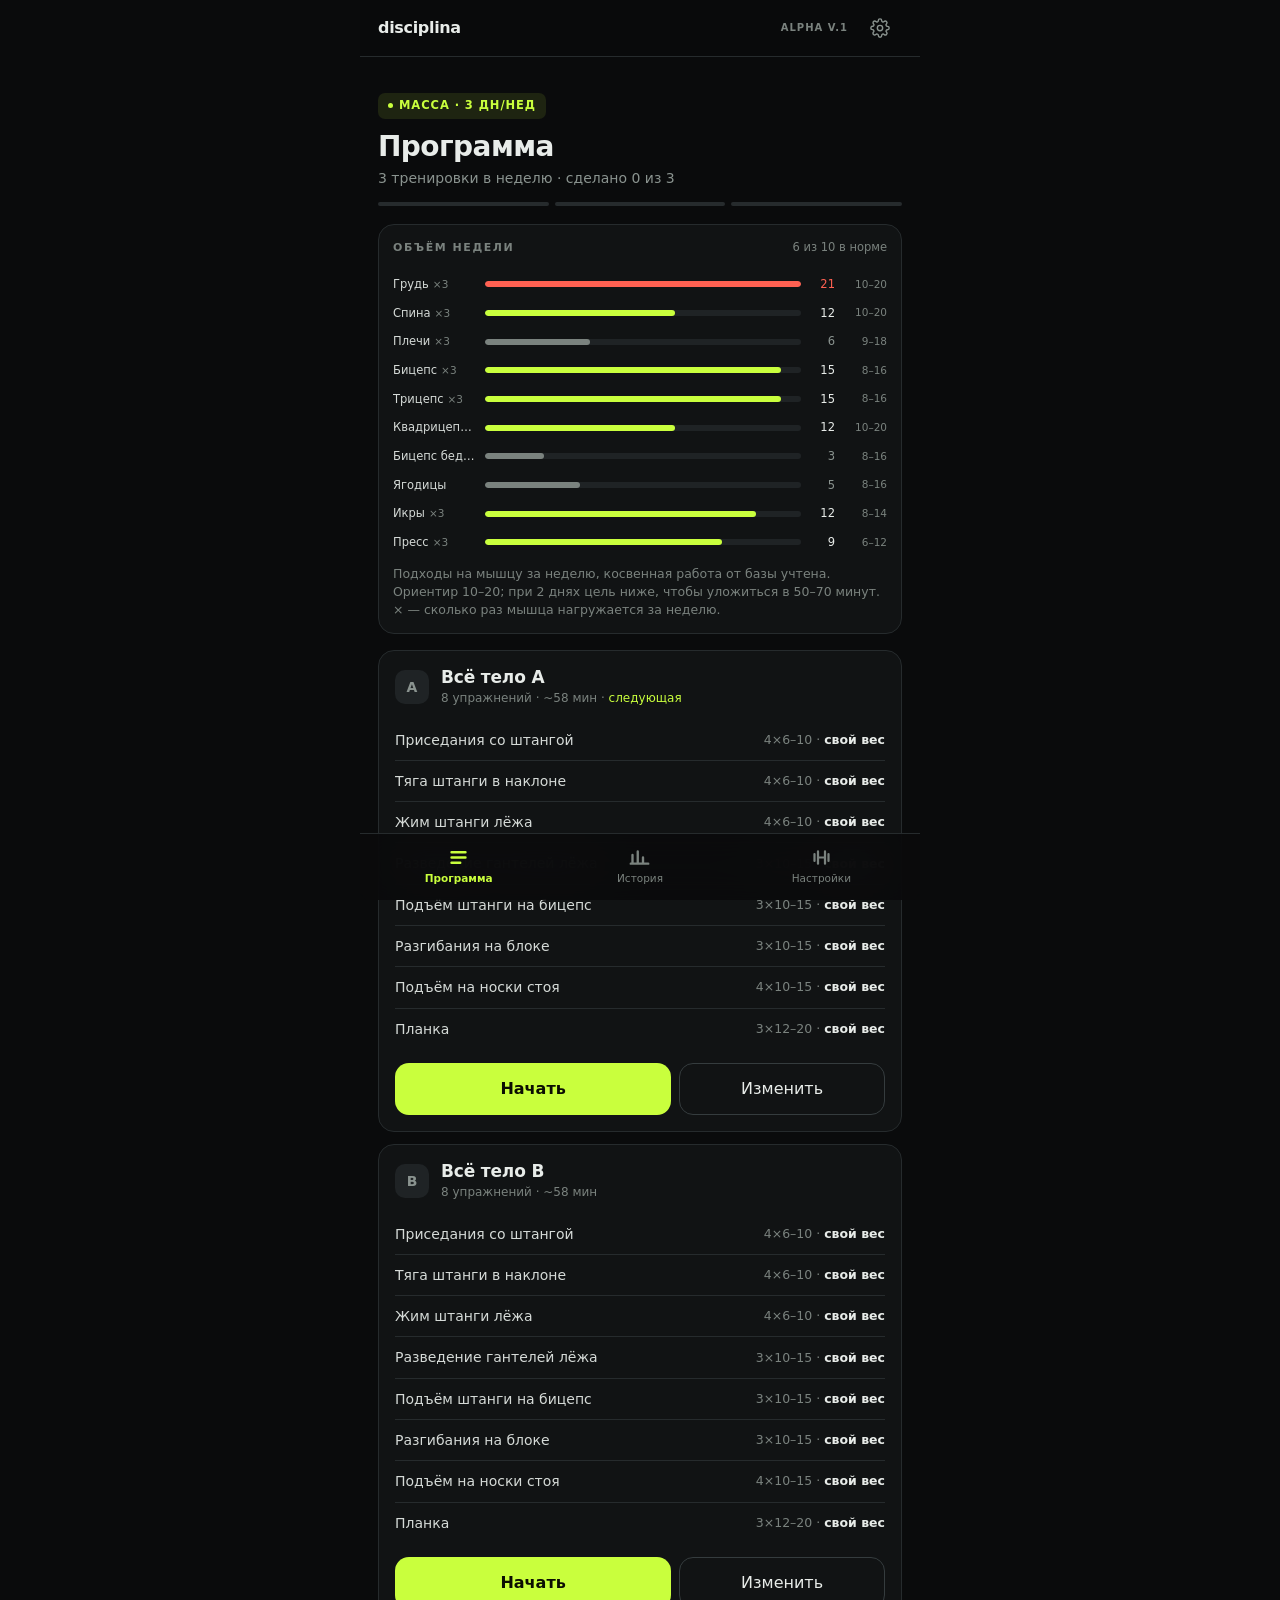
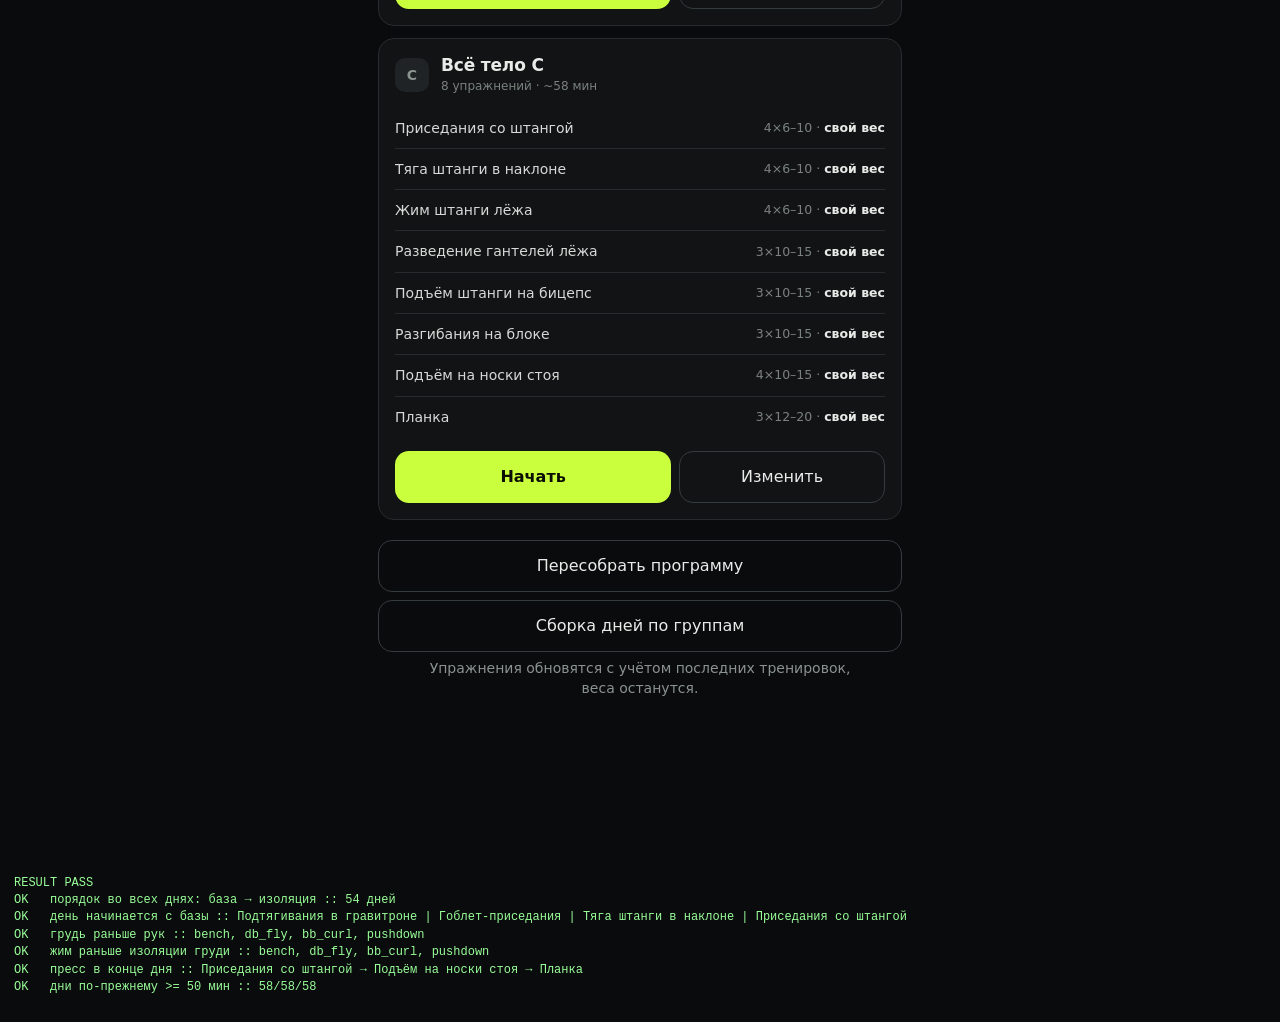
<file: dev/order.html>
<!doctype html>
<html lang="ru"><head><meta charset="utf-8"><meta name="viewport" content="width=device-width,initial-scale=1"><title>order</title>
<link rel="stylesheet" href="../app.css"></head><body>
<div id="app" class="app"></div>
<pre id="out" style="padding:14px;font-size:12px;white-space:pre-wrap;color:#9f9"></pre>
<script src="../data.js"></script><script src="../app.js"></script><script src="../ui.js"></script>
<script>
(function () {
  var log = [];
  function ck(n, c, x) { log.push((c ? 'OK   ' : 'FAIL ') + n + (x !== undefined ? ' :: ' + x : '')); }
  function key(it) {
    var e = DS.byId(it.exId);
    var r = DS.PAT_RANK[e.pat];
    return r === undefined ? 9 : r;
  }
  function sortedDay(items) {
    for (var i = 1; i < items.length; i++) {
      if (key(items[i - 1]) > key(items[i])) return false;
    }
    return true;
  }
  try {
    var D = window.D, S = DS.S;
    if (!S.selected.length) S.selected = D.EXERCISES.map(function (e) { return e.id; });
    S.onboarded = true;

    /* вся программа: база раньше изоляции, крупные раньше мелких */
    var bad = [], days = 0;
    ['mass', 'maintain', 'cut'].forEach(function (goal) {
      [2, 3, 4].forEach(function (n) {
        S.goal = goal; S.daysPerWeek = n;
        ['auto', 'custom'].forEach(function (mode) {
          S.buildMode = mode;
          if (mode === 'custom') { S.customDays = []; DS.ensureCustomDays(); }
          DS.generateProgram();
          S.program.days.forEach(function (d) {
            days++;
            if (!sortedDay(d.items)) {
              bad.push(goal + '/' + n + '/' + mode + '/' + d.key + ': ' +
                d.items.map(function (it) { return DS.byId(it.exId).n; }).join(' → '));
            }
          });
        });
      });
    });
    ck('порядок во всех днях: база → изоляция', bad.length === 0, bad[0] || (days + ' дней'));

    /* в каждом дне первое упражнение — многосуставное */
    S.goal = 'mass'; S.daysPerWeek = 4; S.buildMode = 'auto'; DS.generateProgram();
    var firsts = S.program.days.map(function (d) { return key(d.items[0]); });
    ck('день начинается с базы', firsts.every(function (r) { return r === 0; }),
      S.program.days.map(function (d) { return DS.byId(d.items[0].exId).n; }).join(' | '));

    /* грудь: жим раньше разведений; руки — после груди и спины */
    var day = S.program.days.filter(function (d) {
      var ids = d.items.map(function (it) { return it.exId; });
      return ids.indexOf('bench') !== -1 && ids.indexOf('db_fly') !== -1;
    })[0];
    if (day) {
      var ids = day.items.map(function (it) { return it.exId; });
      ck('жим лёжа раньше разведений', ids.indexOf('bench') < ids.indexOf('db_fly'), ids.join(', '));
    }

    S.selected = ['bench', 'db_fly', 'bb_row', 'bb_curl', 'pushdown', 'squat', 'plank', 'calf_stand'];
    S.buildMode = 'custom'; S.daysPerWeek = 2;
    S.customDays = [{ groups: ['chest', 'biceps', 'triceps'] }, { groups: ['legs', 'abs'] }];
    DS.generateProgram();
    var chestDay = S.program.days[0];
    var cids = chestDay.items.map(function (it) { return it.exId; });
    ck('грудь раньше рук', cids.indexOf('bench') !== -1 && cids.indexOf('bb_curl') !== -1 &&
      cids.indexOf('bench') < cids.indexOf('bb_curl'), cids.join(', '));
    ck('жим раньше изоляции груди', cids.indexOf('bench') < cids.indexOf('db_fly'), cids.join(', '));

    /* пресс — в конце, а не в начале */
    var anyCore = S.program.days.filter(function (d) {
      return d.items.some(function (it) { return DS.byId(it.exId).pat === 'core'; });
    })[0];
    if (anyCore) {
      ck('пресс в конце дня', key(anyCore.items[anyCore.items.length - 1]) === 5,
        anyCore.items.map(function (it) { return DS.byId(it.exId).n; }).join(' → '));
    }

    /* сортировка не ломает длительность */
    S.goal = 'mass'; S.daysPerWeek = 3; S.buildMode = 'auto'; DS.generateProgram();
    var short = S.program.days.filter(function (d) { return DS.daySeconds(d.items) < DS.MIN_SESSION; });
    ck('дни по-прежнему >= 50 мин', short.length === 0,
      S.program.days.map(function (d) { return Math.round(DS.daySeconds(d.items) / 60); }).join('/'));

    var fails = log.filter(function (l) { return l.indexOf('FAIL') === 0; }).length;
    document.title = fails ? 'FAIL' : 'PASS';
    document.getElementById('out').textContent = 'RESULT ' + document.title + '\n' + log.join('\n');
  } catch (e) {
    document.title = 'ERROR';
    document.getElementById('out').textContent = 'ERROR ' + e.message + '\n' + e.stack + '\n\n' + log.join('\n');
  }
})();
</script></body></html>
</file>
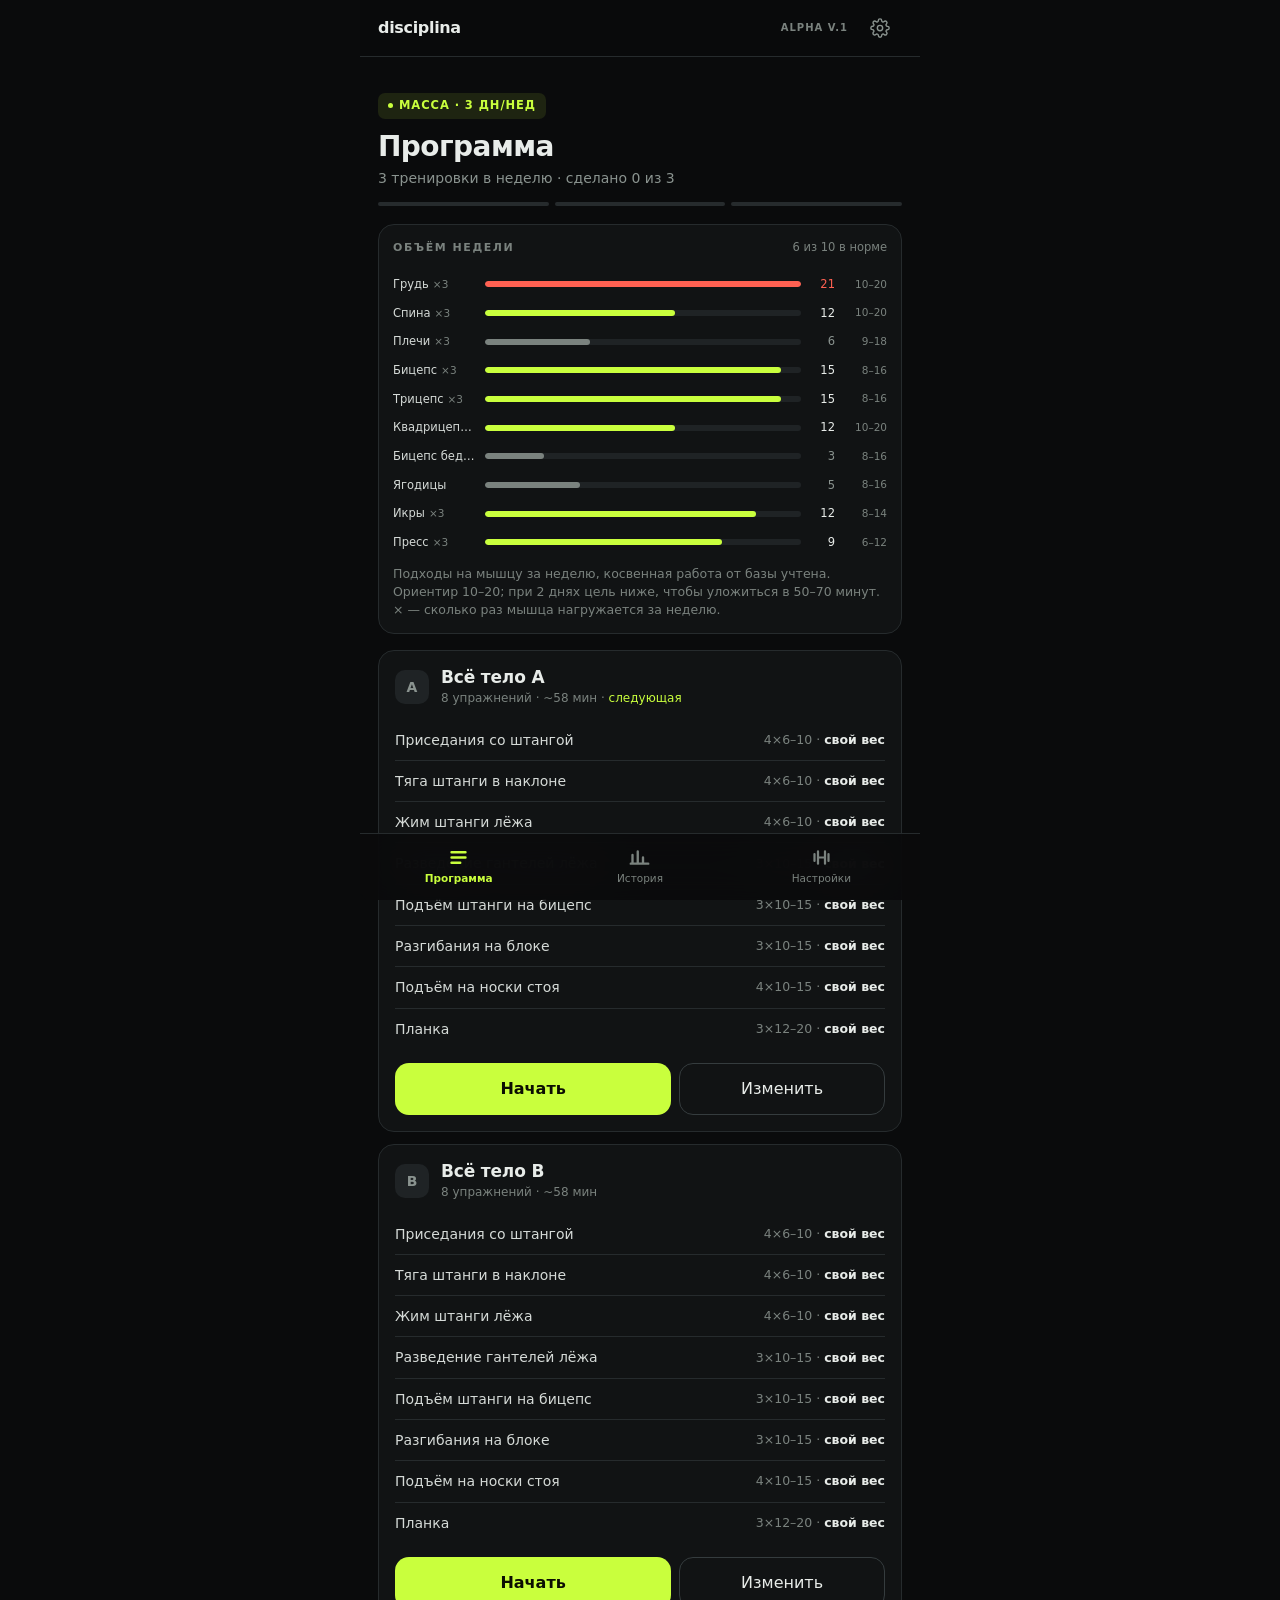
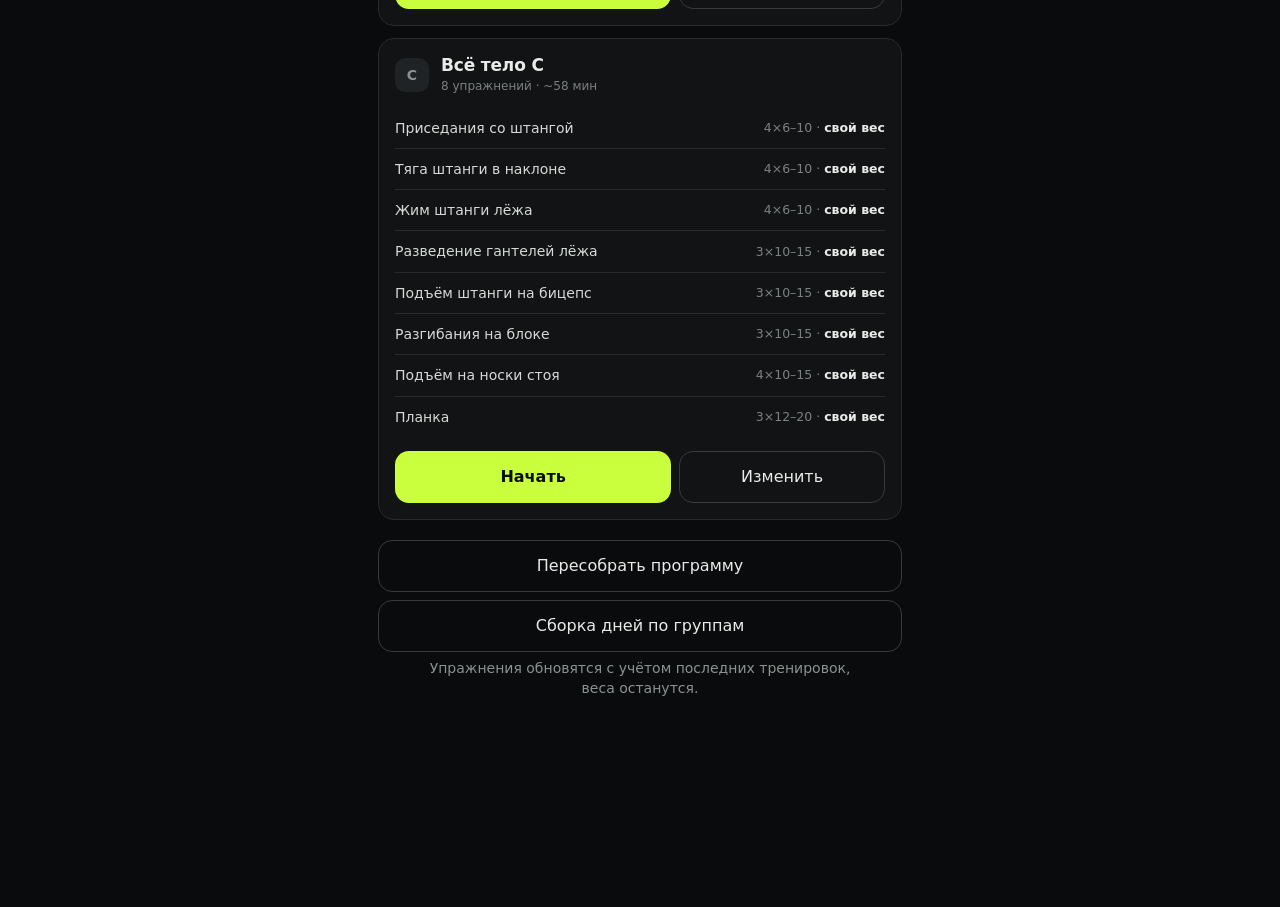
<file: dev/pick.html>
<!doctype html>
<html lang="ru">
<head><meta charset="utf-8"><meta name="viewport" content="width=device-width,initial-scale=1">
<title>pick search</title><link rel="stylesheet" href="../app.css"></head>
<body>
<div id="app" class="app"></div>
<pre id="out" style="padding:16px;font-size:13px;white-space:pre-wrap;color:#9f9"></pre>
<script src="../data.js"></script>
<script src="../app.js"></script>
<script src="../ui.js"></script>
<script>
(function () {
  var log = [];
  function ck(name, cond, extra) { log.push((cond ? 'OK   ' : 'FAIL ') + name + (extra !== undefined ? ' :: ' + extra : '')); }
  function qa(s) { return document.querySelectorAll(s); }
  function q(s) { return document.querySelector(s); }
  function type(v) {
    var el = q('#exq');
    el.focus();
    el.value = v;
    el.dispatchEvent(new Event('input', { bubbles: true }));
  }

  var DS = window.DS, D = window.D, S = DS.S, UI = DS.UI;
  var base = qa('.pick').length;

  ck('поиск: поле есть', !!q('#exq'));
  ck('поиск: список отрисован', base > 40, base);

  type('гипер');
  ck('поиск: гиперэкстензия найдена', qa('.pick').length === 1 && /Гиперэкстензия/.test(q('.pick').textContent), qa('.pick').length);
  ck('поиск: фокус не потерян', document.activeElement && document.activeElement.id === 'exq');
  ck('поиск: кнопка очистки видна', q('.pick-clear') && q('.pick-clear').style.display !== 'none');

  q('.pick-clear').click();
  ck('поиск: очистка вернула список', qa('.pick').length === base, qa('.pick').length);

  type('спина');
  var backCount = D.EXERCISES.filter(function (e) {
    return DS.isAvailable(e) && ['back', 'traps'].indexOf(e.g) !== -1;
  }).length;
  ck('поиск: по группе', qa('.pick').length === backCount, qa('.pick').length + ' / ' + backCount);
  q('.pick-clear').click();

  var bw = q('.chip[data-v="bodyweight"]');
  bw.click();
  ck('инвентарь: свой вес выключен', S.equipment.indexOf('bodyweight') === -1);
  type('гипер');
  ck('поиск: скрыто инвентарём', qa('.pick').length === 0, qa('.pick').length);
  ck('поиск: подсказка про инвентарь', /Скрыто фильтром инвентаря/.test((q('.empty') || {}).textContent || ''), (q('.empty') || {}).textContent);

  q('.chip[data-v="bodyweight"]').click();
  ck('инвентарь: свой вес включён', S.equipment.indexOf('bodyweight') !== -1);
  type('гипер');
  ck('поиск: снова нашлась', qa('.pick').length === 1, qa('.pick').length);
  ck('поиск: запрос сохранился после рендера', q('#exq').value === 'гипер', q('#exq').value);

  var had = S.selected.indexOf('hyperext') !== -1;
  q('.pick').click();
  ck('поиск: выбор из результата', (S.selected.indexOf('hyperext') !== -1) !== had, S.selected.indexOf('hyperext'));
  ck('поиск: запрос жив после выбора', q('#exq').value === 'гипер', q('#exq').value);
  q('.pick').click();
  ck('поиск: повторный выбор', (S.selected.indexOf('hyperext') !== -1) === had, S.selected.indexOf('hyperext'));

  var fails = log.filter(function (l) { return l.indexOf('FAIL') === 0; }).length;
  document.title = fails ? 'FAIL ' + fails : 'PASS';
  document.getElementById('out').textContent = 'RESULT ' + document.title + '\n\n' + log.join('\n');
})();
</script>
</body>
</html>
</file>
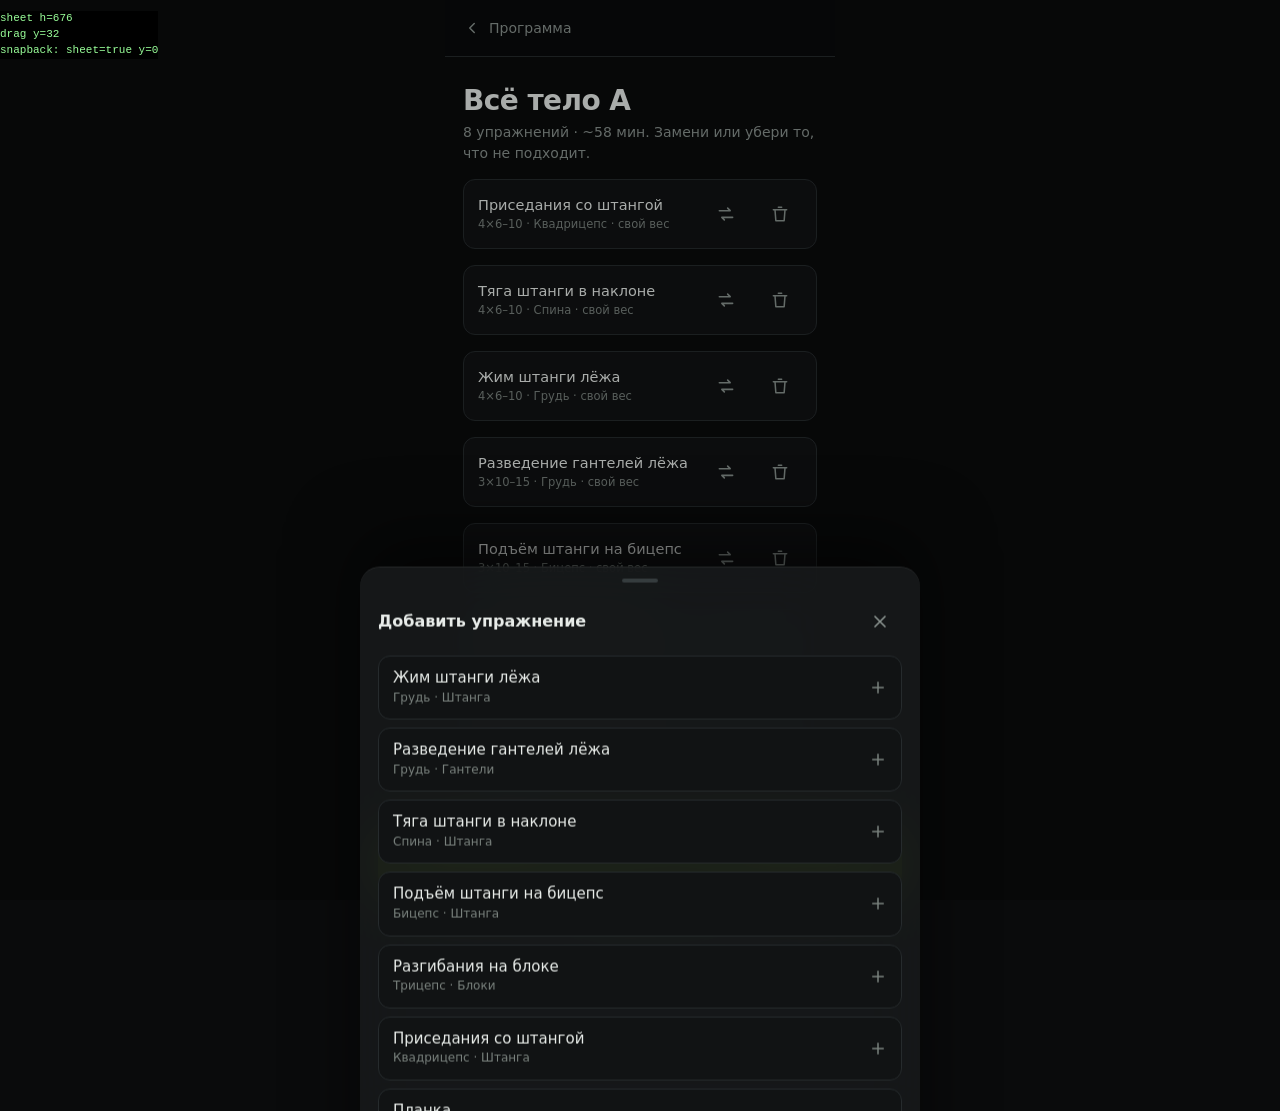
<file: dev/sheet.html>
<!doctype html>
<html><head><meta charset="utf-8"><meta name="viewport" content="width=device-width,initial-scale=1"><title>sheet drag</title>
<link rel="stylesheet" href="../app.css">
<style>html,body{margin:0}#app{max-width:390px;margin:0 auto}pre{position:fixed;left:0;top:0;z-index:999;color:#9f9;background:#000;font-size:11px;white-space:pre-wrap;max-width:390px}</style>
</head><body>
<div id="app" class="app"></div>
<pre id="out"></pre>
<script src="../data.js"></script><script src="../app.js"></script><script src="../ui.js"></script>
<script>
(function () {
  var DS = window.DS, UI = DS.UI, out = [];
  function log(s) { out.push(s); document.getElementById('out').textContent = out.join('\n'); }
  function tick(ms) { return new Promise(function (r) { setTimeout(r, ms); }); }
  function pe(type, el, y) {
    el.dispatchEvent(new PointerEvent(type, { bubbles: true, cancelable: true, pointerId: 1,
      pointerType: 'touch', isPrimary: true, button: 0, buttons: type === 'pointerup' ? 0 : 1,
      clientY: y, clientX: 195 }));
  }
  function ty(el) {
    var m = /translate3d\(\s*0(?:px)?\s*,\s*(-?[\d.]+)px/.exec(el.style.transform || '');
    return m ? Math.round(parseFloat(m[1])) : 0;
  }
  function openSheet() {
    UI.dayKey = 'A'; DS.go('day'); UI.sheet = { type: 'add', exclude: [] }; DS.render();
  }
  (async function () {
    await tick(60);

    /* 1. короткое движение — возврат на место */
    openSheet(); await tick(80);
    var grab = document.querySelector('.sheet-grab'), sh = document.querySelector('.sheet');
    if (!grab || !sh) { log('FAIL: шторка не открылась'); return; }
    log('sheet h=' + Math.round(sh.getBoundingClientRect().height));
    var y = 600;
    pe('pointerdown', grab, y);
    await tick(80); y += 16; pe('pointermove', grab, y);
    await tick(80); y += 16; pe('pointermove', grab, y);
    log('drag y=' + ty(sh));
    await tick(80); pe('pointerup', grab, y);
    await tick(700);
    var a = document.querySelector('.sheet');
    log('snapback: sheet=' + !!a + ' y=' + (a ? ty(a) : '—'));

    /* 2. флик вниз — закрывается */
    openSheet(); await tick(80);
    grab = document.querySelector('.sheet-grab');
    y = 600;
    pe('pointerdown', grab, y);
    await tick(40); y += 90; pe('pointermove', grab, y);
    await tick(16); y += 110; pe('pointermove', grab, y);
    pe('pointerup', grab, y);
    await tick(900);
    log('flick close: sheetGone=' + !document.querySelector('.sheet') + ' uiSheet=' + !!UI.sheet);

    /* 3. тап по грабберу закрывает */
    openSheet(); await tick(80);
    document.querySelector('.sheet-grab').click();
    await tick(80);
    log('tap close: sheetGone=' + !document.querySelector('.sheet'));

    /* 4. анимация вида не перезапускается на том же экране */
    DS.go('settings');
    var first = document.querySelector('.view').className;
    DS.render();
    var second = document.querySelector('.view').className;
    DS.go('history');
    var third = document.querySelector('.view').className;
    log('view: first="' + first + '" same="' + second + '" next="' + third + '"');

    /* 5. строка отдыха не перезапускает анимацию */
    DS.go('program');
    document.querySelector('[data-act="start"]').click();
    await tick(60);
    document.querySelector('.chk').click();
    await tick(60);
    var rest1 = document.querySelector('.rest');
    if (!rest1) { log('FAIL: отдых не появился'); }
    else {
      var c1 = rest1.className;
      document.querySelectorAll('.chk')[1].click();
      await tick(60);
      var c2 = document.querySelector('.rest').className;
      log('rest: first="' + c1 + '" second="' + c2 + '"');
    }

    log('RESULT ' + (out.filter(function (s) { return /FAIL/.test(s); }).length ? 'FAIL' : 'PASS'));
  })();
})();
</script>
</body></html>
</file>
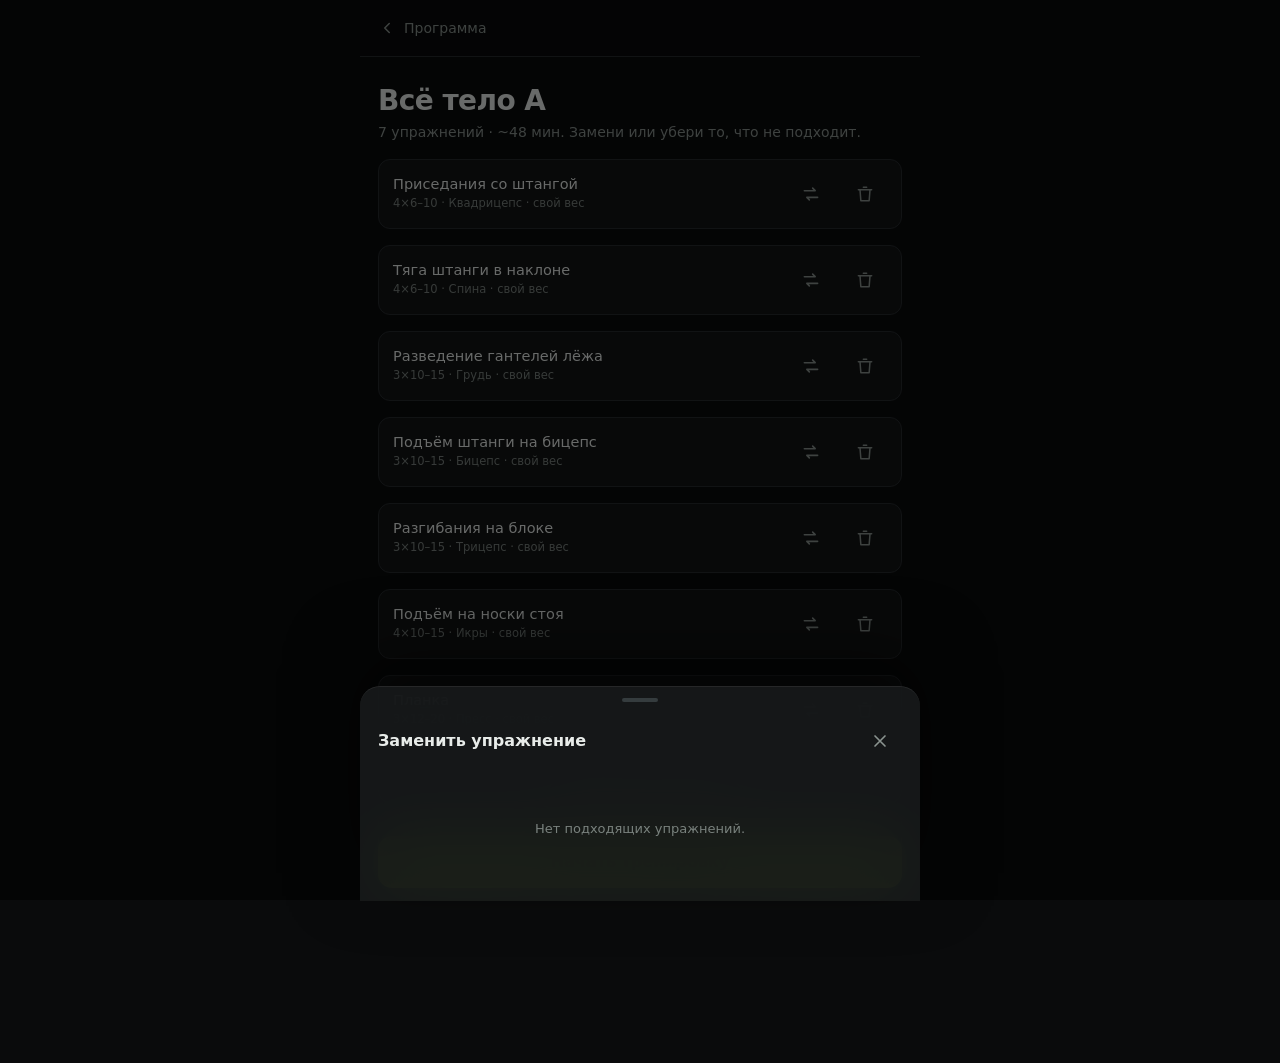
<file: dev/smoke.html>
<!doctype html>
<html lang="ru">
<head><meta charset="utf-8"><meta name="viewport" content="width=device-width,initial-scale=1">
<title>smoke</title><link rel="stylesheet" href="../app.css"></head>
<body>
<div id="app" class="app"></div>
<pre id="out" style="padding:16px;font-size:13px;white-space:pre-wrap;color:#9f9"></pre>
<script src="../data.js"></script>
<script src="../app.js"></script>
<script src="../ui.js"></script>
<script>
(function () {
  var log = [];
  function ck(name, cond, extra) { log.push((cond ? 'OK   ' : 'FAIL ') + name + (extra !== undefined ? ' :: ' + extra : '')); }
  function q(s) { return document.querySelector(s); }
  function qa(s) { return document.querySelectorAll(s); }

  ck('program: 3 дня', qa('.day').length === 3, qa('.day').length);
  ck('program: навигация', !!q('.nav'));
  ck('program: кнопка старт', !!q('[data-act="start"]'));

  q('[data-act="start"]').click();
  ck('session: упражнения', qa('.ex-block').length > 0, qa('.ex-block').length);
  ck('session: подходы', qa('.set').length > 0, qa('.set').length);
  ck('session: таймер', !!q('#elapsed'));

  q('.set .chk').click();
  ck('session: подход отмечен', qa('.set.done').length === 1, qa('.set.done').length);
  ck('session: бар отдыха', !!q('.rest'), !!q('.rest'));

  q('[data-act="finishSession"]').click();
  ck('finish: экран итогов', !!q('.big-stat'), UIrouteName());

  q('[data-act="nav"][data-to="program"]').click();
  ck('finish: возврат к программе', qa('.day').length === 3, UIrouteName());

  q('[data-act="nav"][data-to="history"]').click();
  ck('history: записи', qa('.hitem').length >= 4, qa('.hitem').length);
  q('.hitem').click();
  ck('detail: открылся', !!q('.ex-block'), UIrouteName());
  q('[data-act="back"]').click();

  q('[data-act="nav"][data-to="settings"]').click();
  ck('settings: сегменты', qa('.seg').length === 2, qa('.seg').length);
  q('[data-act="openPick"]').click();
  ck('pick: список', qa('.pick').length > 10, qa('.pick').length);
  var first = q('.pick');
  var wasOn = first.classList.contains('on');
  first.click();
  ck('pick: переключение', q('.pick').classList.contains('on') !== wasOn);
  q('[data-act="pickDone"]').click();
  ck('pick: вернулся в настройки', UIrouteName() === 'settings', UIrouteName());

  q('[data-act="nav"][data-to="program"]').click();
  q('[data-act="editDay"]').click();
  ck('day: редактор', qa('[data-act="swapOpen"]').length > 0, qa('[data-act="swapOpen"]').length);
  q('[data-act="swapOpen"]').click();
  ck('sheet: альтернативы', qa('[data-act="pickSwap"]').length > 0, qa('[data-act="pickSwap"]').length);
  var before = q('.wrow-n b').textContent;
  q('[data-act="pickSwap"]').click();
  ck('swap: упражнение заменено', q('.wrow-n b').textContent !== before, before + ' -> ' + q('.wrow-n b').textContent);

  function UIrouteName() { return window.DS && window.DS.UI ? window.DS.UI.route.name : '?'; }

  var fails = log.filter(function (l) { return l.indexOf('FAIL') === 0; }).length;
  document.title = fails ? 'FAIL ' + fails : 'PASS';
  document.getElementById('out').textContent = 'RESULT ' + document.title + '\n\n' + log.join('\n');
})();
</script>
</body>
</html>
</file>
<file: app.css>
:root{
  --bg:#0A0B0C; --s1:#111314; --s2:#171A1B; --s3:#1F2325;
  --line:#262B2D; --line2:#353C3E;
  --txt:#E8ECE9; --txt2:#D5DAD7; --mut:#8A938F; --mut2:#7A827E;
  --acc:#C9FF3D; --ink:#0B0E02; --note:#CFD8C8;
  --dan:#FF6152;
  --r-sm:12px; --r-md:14px; --r:16px; --r-lg:20px;
  --ease:cubic-bezier(.2,.8,.2,1);
  --safe-b:env(safe-area-inset-bottom,0px);
}
*{box-sizing:border-box;-webkit-tap-highlight-color:transparent}
html{-webkit-text-size-adjust:100%;color-scheme:dark;background:var(--bg);overscroll-behavior:none;
  scrollbar-color:var(--line2) var(--bg)}
body{
  margin:0;background:var(--bg);color:var(--txt);
  font:400 16px/1.45 -apple-system,BlinkMacSystemFont,'SF Pro Text','Segoe UI',system-ui,sans-serif;
  -webkit-font-smoothing:antialiased;overscroll-behavior:none;
}
button{font:inherit;color:inherit;background:none;border:0;padding:0;cursor:pointer;text-align:left}
button,a,[role=button]{touch-action:manipulation;-webkit-user-select:none;user-select:none;-webkit-touch-callout:none}
input,textarea{font:inherit;color:inherit}
input{caret-color:var(--acc)}
:focus-visible{outline:2px solid var(--acc);outline-offset:2px}
input:focus-visible{outline:none}
::selection{background:rgba(201,255,61,.26);color:var(--txt)}
h1,h2,h3,p,ul,li{margin:0;padding:0;list-style:none}
h1,h2{text-wrap:balance}
b,strong{font-weight:600}
.num{font-family:ui-monospace,'SF Mono',Menlo,monospace;font-variant-numeric:tabular-nums;letter-spacing:-.02em}

.app{max-width:560px;margin:0 auto;position:relative;min-height:100dvh}
.view{animation:in .22s var(--ease)}
.view.still{animation:none}
@keyframes in{from{opacity:0;transform:translateY(6px)}to{opacity:1;transform:none}}
@keyframes fadeIn{from{opacity:0}to{opacity:1}}
.pad{padding-left:18px;padding-right:18px}
/* утилиты раскладки */
.center{text-align:center}
.mt-10{margin-top:10px}
.actions{display:flex;flex-direction:column;gap:8px;margin-top:20px}
.actions.tight{margin-top:14px}
.pb-nav{padding-bottom:120px}
.pb-session{padding-bottom:140px}
.pb-flat{padding-bottom:40px}
.acc{color:var(--acc)}
.warn{color:var(--dan)}
.hidden{display:none}
.card.list{padding:4px 16px}

@media (prefers-reduced-motion:reduce){
  .view{animation:fadeIn .16s linear}
  .view.still,.rest.noin{animation:none}
  .rest,.sheet,.sheet-bg,.toast{animation:fadeIn .16s linear}
  .set.done .chk{animation:none}
  .btn:active,.chip:active,.goal-card:active,.mode-card:active,.hitem:active,.set .chk:active,
  .sheet-grab:active::before{transform:none}
  *{transition-duration:.01ms!important}
}

/* header */
.hdr{position:sticky;top:0;z-index:30;background:rgba(10,11,12,.86);
  backdrop-filter:blur(20px) saturate(180%);-webkit-backdrop-filter:blur(20px) saturate(180%);
  border-bottom:1px solid var(--line);padding-top:env(safe-area-inset-top,0px)}
.hdr-in{height:56px;display:flex;align-items:center;gap:10px}
.mark{display:flex;align-items:center;flex:1;min-width:0}
.mark-t{font-size:16px;font-weight:700;letter-spacing:-.02em;line-height:1;color:var(--txt);white-space:nowrap}
.ver{font-size:10px;font-weight:600;letter-spacing:.1em;text-transform:uppercase;color:var(--mut2);
  white-space:nowrap;flex:0 0 auto;font-variant-numeric:tabular-nums}
.hdr-t{font-size:14px;font-weight:600;color:var(--mut);flex:1}

.iconbtn{width:44px;height:44px;display:grid;place-items:center;border-radius:12px;color:var(--mut);
  transition:background .12s,color .12s}
.iconbtn:active{background:var(--s2)}
.iconbtn svg{width:20px;height:20px}
.back{display:flex;align-items:center;gap:8px;color:var(--mut);font-size:14px;font-weight:500;min-height:44px;
  transition:color .12s}
.back svg{width:18px;height:18px}

/* typography */
h1{font-size:28px;line-height:1.12;font-weight:700;letter-spacing:-.02em}
h2{font-size:17px;line-height:1.25;font-weight:600;letter-spacing:-.01em}
.sub{color:var(--mut);font-size:14px;margin-top:6px;text-wrap:pretty}
.eyebrow{font-size:11px;font-weight:700;letter-spacing:.14em;text-transform:uppercase;color:var(--mut2)}

/* buttons */
.btn{display:flex;align-items:center;justify-content:center;gap:8px;width:100%;min-height:52px;
  border-radius:var(--r-md);background:var(--acc);color:var(--ink);font-weight:600;font-size:16px;
  transition:transform .12s var(--ease),opacity .12s}
.btn svg{width:18px;height:18px;flex:0 0 auto}
.btn:active{transform:scale(.985)}
.btn[disabled]{opacity:.35;pointer-events:none}
.btn.ghost{background:transparent;color:var(--txt);border:1px solid var(--line2);font-weight:500;
  transition:transform .12s var(--ease),background .12s,border-color .12s}
.btn.ghost:active{background:var(--s2)}
.btn.sm{min-height:44px;font-size:15px;border-radius:var(--r-sm)}
.btn.dan{background:transparent;color:var(--dan);border:1px solid rgba(255,97,82,.35)}

/* chips */
.chips{display:flex;gap:8px;overflow-x:auto;padding:0 18px 2px;margin:0 -18px;
  scrollbar-width:none;-ms-overflow-style:none;overscroll-behavior-x:contain;-webkit-overflow-scrolling:touch}
.chips::-webkit-scrollbar{display:none}
.chip{flex:0 0 auto;min-height:40px;display:inline-flex;align-items:center;padding:0 15px;border-radius:999px;
  border:1px solid var(--line);color:var(--mut);font-size:13.5px;white-space:nowrap;
  transition:background .12s,color .12s,border-color .12s,transform .12s}
.chip.on{background:var(--acc);border-color:var(--acc);color:var(--ink);font-weight:600}
.chip:active{transform:scale(.97)}

/* cards */
.card{background:var(--s1);border:1px solid var(--line);border-radius:var(--r);padding:16px}
.stack{display:flex;flex-direction:column;gap:12px}
.stack-s{display:flex;flex-direction:column;gap:8px}

/* onboarding */
.wrap{padding:10px 18px 150px}
.head-block{padding:18px 0 16px}
.steps{display:flex;gap:6px;margin-bottom:18px}
.steps i{display:block;height:3px;border-radius:2px;background:var(--line);flex:1}
.steps i.on{background:var(--acc)}
.foot{position:fixed;left:0;right:0;bottom:0;z-index:40;max-width:560px;margin:0 auto;
  padding:12px 18px calc(12px + var(--safe-b));background:linear-gradient(to top,var(--bg) 55%,rgba(10,11,12,0))}
.foot .row{display:flex;align-items:center;justify-content:space-between;gap:8px 12px;flex-wrap:wrap;margin-bottom:10px;font-size:13px;color:var(--mut)}
.foot .row b{color:var(--txt)}

/* picker */
.pick-filters{display:flex;flex-direction:column;gap:14px;margin-bottom:16px}
.pick-search{display:flex;align-items:center;gap:10px;min-height:48px;padding:0 12px;background:var(--s1);
  border:1px solid var(--line2);border-radius:12px;transition:border-color .12s}
.pick-search:focus-within{border-color:rgba(201,255,61,.5)}
.pick-search>svg{width:18px;height:18px;color:var(--mut2);flex:0 0 auto}
.pick-search input{flex:1;min-width:0;border:0;background:none;outline:none;padding:13px 0;font-size:16px;
  color:var(--txt);font-family:inherit;-webkit-appearance:none;appearance:none}
.pick-search input::placeholder{color:var(--mut2)}
.pick-search input::-webkit-search-cancel-button,.pick-search input::-webkit-search-decoration{-webkit-appearance:none;display:none}
.pick-clear{width:32px;height:32px;border:0;background:none;color:var(--mut2);display:grid;place-items:center;
  border-radius:8px;flex:0 0 auto;margin-right:-6px;padding:0}
.pick-clear svg{width:16px;height:16px}
.pick-clear:active{color:var(--txt);background:var(--s3)}
.pick{display:flex;align-items:center;gap:12px;width:100%;padding:12px 14px;border-radius:var(--r-sm);
  border:1px solid var(--line);background:var(--s1);transition:border-color .12s,background .12s}
.pick+.pick{margin-top:8px}
.pick:active{background:var(--s2)}
.pick.on{border-color:rgba(201,255,61,.55);background:rgba(201,255,61,.06)}
.pick .box{width:22px;height:22px;border-radius:7px;border:1.5px solid var(--line2);flex:0 0 auto;
  display:grid;place-items:center;color:var(--ink);transition:background .12s,border-color .12s}
.pick.on .box{background:var(--acc);border-color:var(--acc)}
.pick .box svg{width:14px;height:14px}
.pick-t{flex:1;min-width:0}
.pick-t b{display:block;font-size:15px;font-weight:500;line-height:1.25}
.pick-t i{display:block;font-style:normal;font-size:12px;color:var(--mut2);margin-top:2px}
.pick-ic{color:var(--mut2);display:flex;flex:0 0 auto}
.pick-ic svg{width:18px;height:18px}

/* weights */
.wgroup{margin-top:22px}
.wgroup h3{font-size:12px;letter-spacing:.14em;text-transform:uppercase;color:var(--mut2);font-weight:700;margin-bottom:8px}
.wrow{display:flex;align-items:center;gap:10px;padding:12px 14px;border:1px solid var(--line);
  border-radius:var(--r-sm);background:var(--s1)}
.wrow+.wrow{margin-top:8px}
.wrow-n{flex:1;min-width:0}
.wrow-n b{display:block;font-size:14.5px;font-weight:500;line-height:1.25}
.wrow-n i{display:block;font-style:normal;font-size:11.5px;color:var(--mut2);margin-top:2px}
.inp{display:flex;align-items:center;gap:4px;background:var(--s3);border:1px solid transparent;
  border-radius:10px;padding:8px 10px;transition:border-color .12s}
.inp:focus-within{border-color:rgba(201,255,61,.5)}
.inp input{width:48px;border:0;background:none;outline:none;text-align:right;font-size:16px;
  font-weight:600;font-variant-numeric:tabular-nums;font-family:ui-monospace,'SF Mono',Menlo,monospace;padding:0}
.inp span{font-size:11px;color:var(--mut2);min-width:22px}
.inp.r input{width:32px}
.inp.r span{min-width:26px}
input[type=number]{-moz-appearance:textfield;appearance:textfield}
input[type=number]::-webkit-outer-spin-button,input[type=number]::-webkit-inner-spin-button{-webkit-appearance:none;margin:0}

/* goal cards */
.goal-card{display:flex;gap:14px;align-items:flex-start;width:100%;padding:16px;border-radius:var(--r);
  border:1px solid var(--line);background:var(--s1);transition:border-color .12s,background .12s,transform .12s var(--ease)}
.goal-card+.goal-card{margin-top:10px}
.goal-card:active{transform:scale(.995)}
.goal-card.on{border-color:var(--acc);background:rgba(201,255,61,.05)}
.goal-card .ring{width:22px;height:22px;border-radius:50%;border:1.5px solid var(--line2);flex:0 0 auto;margin-top:2px;
  display:grid;place-items:center}
.goal-card.on .ring{border-color:var(--acc)}
.goal-card.on .ring i{width:10px;height:10px;border-radius:50%;background:var(--acc)}
.goal-card b{display:block;font-size:16px}
.goal-card p{font-size:13px;color:var(--mut);margin-top:3px}

/* mode cards / builder */
.mode-card{display:flex;gap:12px;align-items:flex-start;width:100%;padding:14px 15px;border-radius:var(--r-md);
  border:1px solid var(--line);background:var(--s1);transition:border-color .12s,background .12s,transform .12s var(--ease)}
.mode-card:active{transform:scale(.995)}
.mode-card.on{border-color:var(--acc);background:rgba(201,255,61,.05)}
.mode-card .ring{width:20px;height:20px;border-radius:50%;border:1.5px solid var(--line2);flex:0 0 auto;margin-top:2px;
  display:grid;place-items:center}
.mode-card.on .ring{border-color:var(--acc)}
.mode-card.on .ring i{width:9px;height:9px;border-radius:50%;background:var(--acc)}
.mode-t{min-width:0}
.mode-t b{display:block;font-size:15px}
.mode-t i{display:block;font-style:normal;font-size:12.5px;color:var(--mut);margin-top:2px;line-height:1.35}

.bday{padding:14px 14px 6px;border:1px solid var(--line);border-radius:var(--r);background:var(--s1)}
.bday.empty{border-style:dashed}
.bday-h{display:flex;align-items:center;gap:10px;margin-bottom:10px}
.bday-k{width:26px;height:26px;border-radius:8px;display:grid;place-items:center;background:var(--s3);
  font-size:12px;font-weight:700;color:var(--mut);flex:0 0 auto}
.bday-h b{font-size:14px;font-weight:600;min-width:0;overflow:hidden;text-overflow:ellipsis;white-space:nowrap}
.bday-h i{font-style:normal;font-size:12px;color:var(--mut2);margin-left:auto;flex:0 0 auto}
.bday .chips{padding:0 0 8px;margin:0;flex-wrap:wrap;overflow:visible}
.hint{font-size:12.5px;color:var(--mut2);line-height:1.45;margin-top:10px}

/* program */
.proghead{padding:24px 0 18px}
.proghead h1{margin-top:12px}
.goalchip{display:inline-flex;align-items:center;gap:6px;height:26px;padding:0 10px;border-radius:7px;
  background:rgba(201,255,61,.1);color:var(--acc);font-size:11.5px;font-weight:700;letter-spacing:.08em;text-transform:uppercase}
.goalchip i{width:5px;height:5px;border-radius:50%;background:var(--acc)}
.weekdots{display:flex;gap:6px;margin-top:14px}
.weekdots span{flex:1;height:4px;border-radius:2px;background:var(--line);transition:background .2s}
.weekdots span.done{background:var(--acc)}

.day{background:var(--s1);border:1px solid var(--line);border-radius:var(--r);overflow:hidden}
.day+.day{margin-top:12px}
.day-h{display:flex;align-items:center;gap:12px;padding:16px 16px 12px}
.day-t{flex:1;min-width:0}
.day-k{width:34px;height:34px;border-radius:10px;background:var(--s3);color:var(--mut);
  display:grid;place-items:center;font-size:14px;font-weight:700;flex:0 0 auto;transition:background .2s,color .2s}
.day-k svg{width:18px;height:18px}
.day.done .day-k{background:var(--acc);color:var(--ink)}
.day-h h2{flex:1}
.day-h p{font-size:12px;color:var(--mut2);margin-top:2px}
.exlist{padding:0 16px}
.exlist li{display:flex;align-items:center;gap:10px;padding:10px 0;border-top:1px solid var(--line)}
.exlist li:first-child{border-top:0}
.ex-n{flex:1;min-width:0;font-size:14px;color:var(--txt2);white-space:nowrap;overflow:hidden;text-overflow:ellipsis}
.ex-w{font-size:12.5px;color:var(--mut2);white-space:nowrap}
.ex-w b{color:var(--txt);font-weight:600}
.day-a{display:flex;gap:8px;padding:14px 16px 16px}
.day-a .btn{flex:1}
.day-a .btn.ghost{flex:0 0 42%}

.note{display:flex;gap:10px;padding:12px 14px;border-radius:var(--r-sm);border:1px solid rgba(201,255,61,.25);
  background:rgba(201,255,61,.05);font-size:13px;color:var(--note);line-height:1.4;margin-bottom:16px;text-wrap:pretty}
.note b{color:var(--acc)}
.note-col{flex-direction:column;align-items:stretch;gap:10px}
.note-actions{display:flex;flex-wrap:wrap;gap:8px}
.note-actions .btn{width:auto;padding:0 18px}

/* объём недели */
.vol{margin:0 0 16px;border:1px solid var(--line);border-radius:var(--r);background:var(--s1);overflow:hidden}
.vol summary{display:flex;align-items:center;gap:8px;padding:14px;list-style:none;cursor:pointer;touch-action:manipulation}
.vol summary::-webkit-details-marker{display:none}
.vol summary .eyebrow{flex:1;margin:0}
.vol-sum{font-size:11.5px;color:var(--mut2);white-space:nowrap;font-variant-numeric:tabular-nums}
.vol-sum.ok{color:var(--acc)}
.vol-body{padding:0 14px 14px}
.volrow{display:grid;grid-template-columns:84px 1fr 26px 44px;align-items:center;gap:8px;padding:6px 0;font-size:11.5px}
.vol-n{color:var(--txt2);white-space:nowrap;overflow:hidden;text-overflow:ellipsis}
.vol-n i{font-style:normal;color:var(--mut2);margin-left:4px;font-size:10.5px}
.vol-bar{height:6px;border-radius:3px;background:var(--s3);overflow:hidden}
.vol-bar i{display:block;height:100%;border-radius:3px;background:var(--acc);transition:width .25s var(--ease)}
.volrow.low .vol-bar i{background:var(--mut2)}
.volrow.high .vol-bar i{background:var(--dan)}
.vol-v{text-align:right;color:var(--txt);font-variant-numeric:tabular-nums}
.volrow.low .vol-v{color:var(--mut)}
.volrow.high .vol-v{color:var(--dan)}
.vol-t{text-align:right;color:var(--mut2);font-size:10.5px;font-variant-numeric:tabular-nums}
.vol .hint{margin-top:8px}
.hint.flat{margin-top:0}
@media (max-width:359px){
  .volrow{grid-template-columns:68px 1fr 24px 38px;gap:6px}
  .vol-body{padding:0 10px 12px}
  .vol summary{padding:12px 10px}
}

/* session */
.sess-top{display:flex;align-items:center;gap:10px;height:56px}
.sess-t{flex:1;min-width:0}
.sess-name{font-size:15px;margin-top:2px}
.sess-time{margin-left:auto;font-size:14px;color:var(--mut)}
.sess-prog{padding-bottom:12px}
.sess-hint{font-size:11px;color:var(--mut2);margin-top:8px;line-height:1.35}
.track{height:4px;border-radius:2px;background:var(--line);overflow:hidden}
.fill{height:100%;background:var(--acc);border-radius:2px;transition:width .3s var(--ease)}

.ex-block{background:var(--s1);border:1px solid var(--line);border-radius:var(--r);padding:14px;margin-top:12px}
.ex-block.done{border-color:rgba(201,255,61,.4)}
.ex-head{display:flex;align-items:flex-start;gap:10px;width:100%;text-align:left;margin-bottom:4px}
.ex-head>svg{width:15px;height:15px;color:var(--mut2);flex:0 0 auto;margin-top:3px}
.ex-head:active h3{color:var(--acc)}
.ex-head-t{flex:1;min-width:0}
.ex-head h3{flex:1;font-size:16px;font-weight:600;line-height:1.25}
.ex-head .meta{font-size:11.5px;color:var(--mut2);margin-top:3px}
.ex-name{display:block;font-size:16px;font-weight:600;line-height:1.25;font-family:inherit}
.ex-head .prev{font-size:11.5px;color:var(--mut);margin-top:3px}
.dots{display:flex;gap:4px;margin-top:10px}
.dots i{width:6px;height:6px;border-radius:50%;background:var(--line2)}
.dots i.on{background:var(--acc)}
.set{display:flex;align-items:center;gap:8px;padding:8px 0;border-top:1px solid var(--line)}
.set:first-of-type{border-top:0}
.set .idx{width:18px;font-size:12px;color:var(--mut2);font-family:ui-monospace,monospace}
.set .inp{flex:1;justify-content:center}
.set .inp input{width:100%;text-align:center}
.set .inp span{min-width:auto}
.set .chk{width:44px;height:44px;border-radius:var(--r-sm);border:1px solid var(--line2);display:grid;place-items:center;
  color:var(--mut2);flex:0 0 auto;transition:background .12s,border-color .12s,color .12s,transform .12s var(--ease)}
.set .chk:active{transform:scale(.94)}
.set .chk svg{width:20px;height:20px}
.set.done .chk{background:var(--acc);border-color:var(--acc);color:var(--ink);animation:pop .2s ease}
@keyframes pop{50%{transform:scale(1.12)}}
.set.done .inp{opacity:.55}
.set.ro .inp{justify-content:center}
.ro-v{color:var(--txt);font-weight:600;font-size:15px;white-space:nowrap}
.chk-space{width:44px;flex:0 0 auto}

/* rest bar */
.rest{position:fixed;left:0;right:0;bottom:0;z-index:50;max-width:560px;margin:0 auto;
  padding:12px 18px calc(12px + var(--safe-b));
  background:rgba(23,26,27,.94);backdrop-filter:blur(20px) saturate(160%);-webkit-backdrop-filter:blur(20px) saturate(160%);
  border-top:1px solid var(--line2);animation:up .24s var(--ease)}
.rest.noin{animation:none}
@keyframes up{from{transform:translateY(100%)}to{transform:none}}
.rest .r-top{display:flex;align-items:center;justify-content:space-between;margin-bottom:8px}
.rest .r-top b{font-size:13px;font-weight:600}
.rest .r-top span{font-size:20px;font-weight:700;font-family:ui-monospace,monospace}
.rest .r-track{height:4px;border-radius:2px;background:var(--line);overflow:hidden}
.rest .r-fill{height:100%;background:var(--acc);transition:width .4s linear}
.rest .r-btns{display:flex;gap:8px;margin-top:10px}
.rest .r-btns button{flex:1;height:44px;border-radius:10px;border:1px solid var(--line2);font-size:13px;color:var(--mut);
  display:grid;place-items:center;transition:background .12s}
.rest .r-btns button:active{background:var(--s3)}

/* finish */
.big-stat{display:flex;flex-direction:column;align-items:center;padding:22px 0 6px}
.big-stat .v{font-size:44px;font-weight:700;letter-spacing:-.03em;line-height:1;font-family:ui-monospace,'SF Mono',monospace}
.big-stat .v .unit{font-size:20px;color:var(--mut);letter-spacing:0}
.big-stat .l{font-size:12px;color:var(--mut);text-transform:uppercase;letter-spacing:.14em;margin-top:8px}
.stats3{display:grid;grid-template-columns:repeat(3,1fr);gap:1px;background:var(--line);border-radius:12px;overflow:hidden;margin-top:16px}
.stats3 div{background:var(--s1);padding:14px 8px;text-align:center}
.stats3 b{display:block;font-size:18px;font-weight:600;font-family:ui-monospace,monospace}
.stats3 span{display:block;font-size:10.5px;color:var(--mut2);margin-top:4px;text-transform:uppercase;letter-spacing:.08em}

/* history */
.mhead{display:flex;align-items:baseline;justify-content:space-between;gap:12px;margin:20px 2px 8px}
.mhead:first-of-type{margin-top:0}
.mhead b{font-size:12px;font-weight:600;letter-spacing:.02em}
.mhead span{font-size:11px;color:var(--mut2);white-space:nowrap}
.hitem{display:flex;align-items:center;gap:12px;width:100%;padding:14px;border:1px solid var(--line);
  border-radius:var(--r-sm);background:var(--s1);transition:border-color .12s,background .12s,transform .12s var(--ease)}
.hitem+.hitem{margin-top:8px}
.hitem:active{transform:scale(.995);background:var(--s2)}
.hitem .d{width:44px;height:44px;border-radius:var(--r-sm);background:var(--s3);display:grid;place-items:center;
  font-size:11px;font-weight:700;color:var(--mut);text-align:center;line-height:1.1;flex:0 0 auto}
.hitem .n{flex:1;min-width:0}
.hitem .n b{display:block;font-size:14.5px;font-weight:500;white-space:nowrap;overflow:hidden;text-overflow:ellipsis}
.hitem .n span{display:block;font-size:11.5px;color:var(--mut2);margin-top:2px}
.hitem .n .ex{font-size:11px;margin-top:3px;white-space:nowrap;overflow:hidden;text-overflow:ellipsis}
.hitem .v{text-align:right;font-size:13px;color:var(--mut)}
.hitem .v b{display:block;color:var(--txt);font-family:ui-monospace,monospace}
.hitem .v i{font-style:normal;font-size:10px;color:var(--mut2)}

.prow{display:flex;align-items:center;gap:12px;width:100%;padding:12px 0;border-top:1px solid var(--line);
  text-align:left;transition:background .12s}
.prow:first-child{border-top:0}
.prow:active{background:var(--s2)}
.prow .n{flex:1;min-width:0}
.prow .n b{display:block;font-size:13.5px;font-weight:500;white-space:nowrap;overflow:hidden;text-overflow:ellipsis}
.prow .n span{display:block;font-size:11px;color:var(--mut2);margin-top:2px}
.prow .w{font-size:14px;font-weight:600;font-family:ui-monospace,monospace;text-align:right;min-width:64px}
.prow .w i{display:block;font-style:normal;font-size:11px;font-weight:500;color:var(--acc);margin-top:2px}
.prow .chev{display:flex;color:var(--mut2);flex:0 0 auto}
.prow .chev svg{width:14px;height:14px}
.spark{flex:0 0 auto}
.spark.wide{display:block;width:100%;height:auto}
@media (max-width:379px){
  .prow .spark{display:none}
}

/* архив упражнения */
.aitem{display:flex;flex-direction:column;gap:8px;width:100%;padding:14px;border:1px solid var(--line);
  border-radius:var(--r-sm);background:var(--s1);text-align:left;
  transition:border-color .12s,background .12s,transform .12s var(--ease)}
.aitem+.aitem{margin-top:8px}
.aitem:active{transform:scale(.995);background:var(--s2)}
.aitem-h{display:flex;align-items:baseline;gap:10px}
.aitem-h b{flex:1;min-width:0;font-size:13.5px;font-weight:600;white-space:nowrap;overflow:hidden;text-overflow:ellipsis}
.aitem-h span{font-size:11px;color:var(--mut2);white-space:nowrap;max-width:52%;overflow:hidden;text-overflow:ellipsis}
.aitem-s{display:flex;flex-wrap:wrap;gap:5px}
.setchip{font-family:ui-monospace,'SF Mono',Menlo,monospace;font-variant-numeric:tabular-nums;
  font-size:11.5px;padding:3px 7px;border-radius:7px;background:var(--s3);color:var(--txt2);white-space:nowrap}
.setchip.best{background:rgba(201,255,61,.12);color:var(--acc)}
.aitem-f{display:flex;justify-content:space-between;gap:10px;font-size:11px;color:var(--mut2)}
.aitem-f .up{color:var(--acc);font-weight:500}
.aitem-f .down{color:var(--mut)}

/* settings */
.srow{display:flex;align-items:center;gap:12px;width:100%;padding:15px 0;border-top:1px solid var(--line);
  transition:background .12s}
.srow:first-child{border-top:0}
.srow:active{background:var(--s2)}
.srow .n{flex:1;font-size:15px}
.srow .v{font-size:13px;color:var(--mut2)}
.srow svg{width:16px;height:16px;color:var(--mut2);flex:0 0 auto}
.met{padding:11px 0;border-top:1px solid var(--line)}
.met:first-child{border-top:0}
.met b{display:block;font-size:13.5px;font-weight:600}
.met span{display:block;font-size:12.5px;color:var(--mut2);margin-top:2px;line-height:1.4;text-wrap:pretty}
.sect{margin-top:26px}
.sect>.eyebrow{margin-bottom:10px;display:block}
.sect-h{display:flex;align-items:baseline;justify-content:space-between;gap:12px;margin-bottom:10px}
.sect-h .eyebrow{margin:0}
.mini{font-size:11px;color:var(--mut2)}
.seg{display:flex;gap:4px;background:var(--s2);border-radius:var(--r-sm);padding:4px}
.seg button{flex:1;height:44px;border-radius:9px;font-size:14px;color:var(--mut);display:grid;place-items:center;
  transition:background .12s,color .12s}
.seg button:active{background:var(--s3)}
.seg button.on{background:var(--s3);color:var(--txt);font-weight:600}

/* nav */
.nav{position:fixed;left:0;right:0;bottom:0;z-index:35;max-width:560px;margin:0 auto;
  background:rgba(10,11,12,.9);backdrop-filter:blur(22px) saturate(180%);-webkit-backdrop-filter:blur(22px) saturate(180%);
  border-top:1px solid var(--line);display:flex;padding:6px 8px calc(6px + var(--safe-b))}
.nav button{flex:1;height:54px;display:flex;flex-direction:column;align-items:center;justify-content:center;gap:3px;
  color:var(--mut2);font-size:10.5px;font-weight:500;border-radius:10px;transition:color .12s,background .12s}
.nav button:active{background:var(--s2)}
.nav button svg{width:21px;height:21px}
.nav button.on{color:var(--acc)}
.nav button.on span{font-weight:600}
.nav button.on svg{stroke:var(--acc)}

/* sheet */
.sheet-bg{position:fixed;inset:0;z-index:60;background:rgba(0,0,0,.55);animation:fade .18s ease}
@keyframes fade{from{opacity:0}to{opacity:1}}
.sheet{position:fixed;left:0;right:0;bottom:0;z-index:61;max-width:560px;margin:0 auto;
  background:rgba(23,26,27,.92);backdrop-filter:blur(28px) saturate(180%);-webkit-backdrop-filter:blur(28px) saturate(180%);
  border-radius:var(--r-lg) var(--r-lg) 0 0;border-top:1px solid rgba(255,255,255,.07);
  box-shadow:0 -28px 70px rgba(0,0,0,.55);
  max-height:82dvh;display:flex;flex-direction:column;animation:up .28s var(--ease);
  padding-bottom:var(--safe-b);will-change:transform}
.sheet-grab{width:100%;height:26px;display:grid;place-items:center;flex:0 0 auto;
  touch-action:none;user-select:none;-webkit-user-select:none}
.sheet-grab::before{content:'';width:36px;height:4px;border-radius:2px;background:var(--line2);
  transition:background .12s,transform .12s var(--ease)}
.sheet-grab:active::before{background:var(--mut2);transform:scaleX(1.08)}
.sheet-h{display:flex;align-items:center;gap:12px;padding:6px 18px 12px;
  touch-action:none;user-select:none;-webkit-user-select:none}
.sheet-h h3{flex:1;font-size:16px;font-weight:600}
.sheet-b{overflow-y:auto;padding:0 18px 18px;overscroll-behavior:contain;-webkit-overflow-scrolling:touch}

.empty{text-align:center;padding:44px 20px;color:var(--mut2)}
.empty b{display:block;color:var(--txt);font-size:16px;margin-bottom:6px}
.empty p{font-size:13px;line-height:1.5}

.toast{position:fixed;left:50%;transform:translateX(-50%);bottom:calc(96px + var(--safe-b));z-index:80;
  background:var(--s3);border:1px solid var(--line2);color:var(--txt);padding:11px 16px;border-radius:12px;
  font-size:13px;box-shadow:0 12px 40px rgba(0,0,0,.5);animation:toastIn .2s ease;max-width:calc(100% - 32px);text-align:center}
@keyframes toastIn{from{opacity:0;transform:translate(-50%,8px)}to{opacity:1;transform:translate(-50%,0)}}

/* только там, где есть настоящий курсор */
@media (hover:hover) and (pointer:fine){
  .btn:not([disabled]):hover{filter:brightness(1.04)}
  .btn.ghost:hover{background:var(--s2);border-color:var(--mut2);filter:none}
  .btn.dan:hover{background:rgba(255,97,82,.08)}
  .chip:not(.on):hover{border-color:var(--line2);color:var(--txt)}
  .pick:hover{border-color:var(--line2)}
  .iconbtn:hover{background:var(--s2);color:var(--txt)}
  .back:hover{color:var(--txt)}
  .srow:hover .n{color:var(--acc)}
  .hitem:hover{border-color:var(--line2)}
  .nav button:hover{color:var(--txt)}
  .nav button.on:hover{color:var(--acc)}
  .seg button:not(.on):hover{color:var(--txt)}
  .goal-card:hover,.mode-card:hover{border-color:var(--line2)}
  .goal-card.on:hover,.mode-card.on:hover{border-color:var(--acc)}
  .sheet-grab:hover{background:var(--mut2)}
}

/* системные настройки материалов и контраста */
@media (prefers-reduced-transparency:reduce){
  .hdr,.nav{background:var(--bg);backdrop-filter:none;-webkit-backdrop-filter:none}
  .rest,.sheet{background:var(--s2);backdrop-filter:none;-webkit-backdrop-filter:none}
  .sheet{box-shadow:0 -14px 44px rgba(0,0,0,.5)}
}
@media (prefers-contrast:more){
  :root{--line:#3A4143;--line2:#4E5759;--mut:#A6AFAA;--mut2:#99A39E}
  .card,.day,.ex-block,.goal-card,.mode-card,.pick,.wrow,.hitem,.bday{border-color:var(--line2)}
}
</file>
